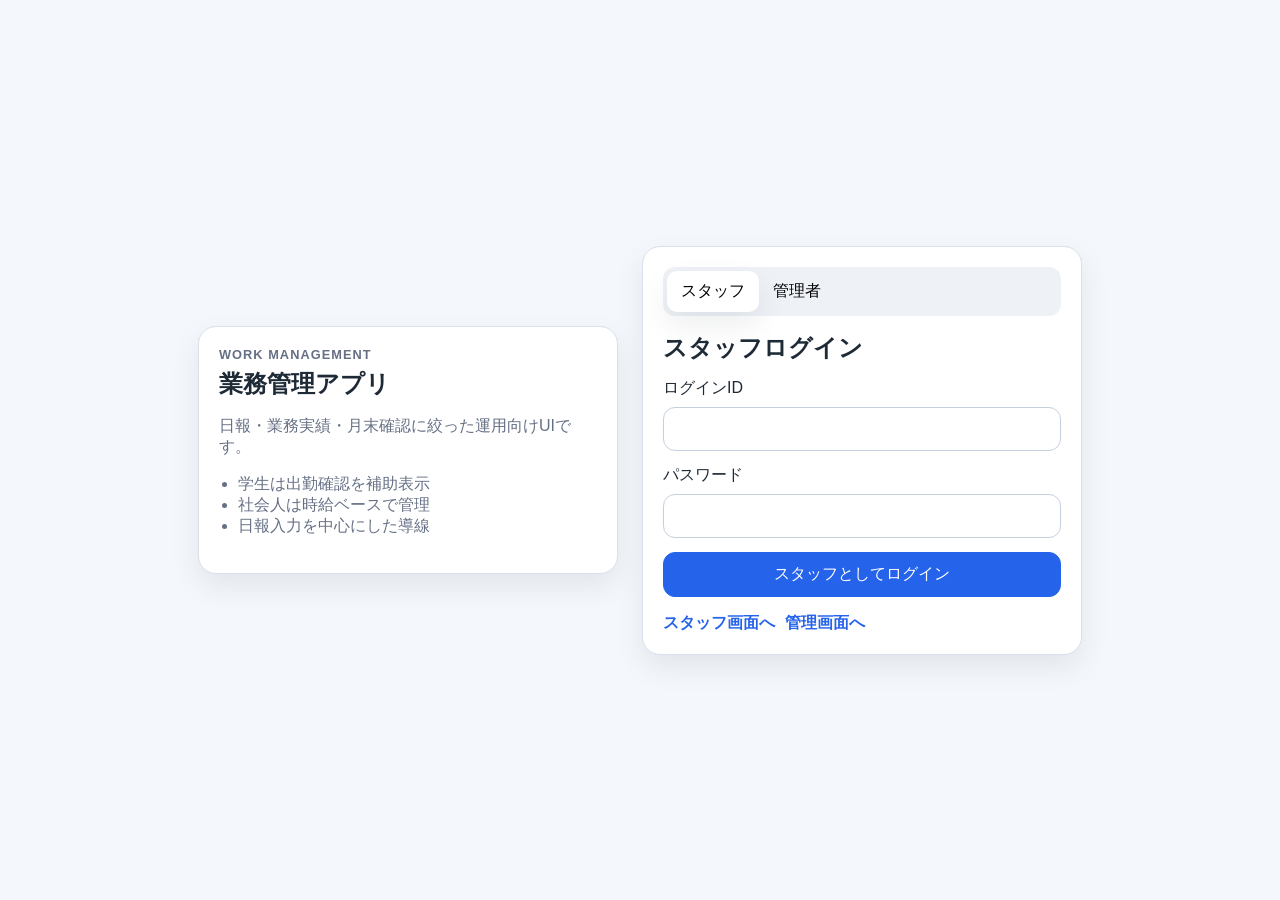
<file: index.html>
<!doctype html>
<html lang="ja">
<head>
  <meta charset="utf-8">
  <meta name="viewport" content="width=device-width, initial-scale=1">
  <title>業務管理アプリ</title>
  <link rel="stylesheet" href="./styles.css">
</head>
<body>
  <div class="app-shell auth-shell">
    <main class="auth-layout">
      <section class="brand-panel card">
        <p class="eyebrow">Work Management</p>
        <h1>業務管理アプリ</h1>
        <p class="muted">日報・業務実績・月末確認に絞った運用向けUIです。</p>
        <ul class="bullet-list">
          <li>学生は出勤確認を補助表示</li>
          <li>社会人は時給ベースで管理</li>
          <li>日報入力を中心にした導線</li>
        </ul>
      </section>

      <section class="card auth-card">
        <div class="tab-group">
          <button type="button" class="tab-btn is-active" data-auth-tab="staff">スタッフ</button>
          <button type="button" class="tab-btn" data-auth-tab="admin">管理者</button>
        </div>

        <form id="staffLoginForm" class="auth-form">
          <h2>スタッフログイン</h2>
          <label>
            <span>ログインID</span>
            <input name="id" autocomplete="username" required>
          </label>
          <label>
            <span>パスワード</span>
            <input name="pw" type="password" autocomplete="current-password" required>
          </label>
          <button class="btn primary" type="submit">スタッフとしてログイン</button>
        </form>

        <form id="adminLoginForm" class="auth-form hidden">
          <h2>管理者ログイン</h2>
          <label>
            <span>ログインID</span>
            <input name="id" autocomplete="username" required>
          </label>
          <label>
            <span>パスワード</span>
            <input name="pw" type="password" autocomplete="current-password" required>
          </label>
          <button class="btn primary" type="submit">管理者としてログイン</button>
        </form>

        <div id="loginMessage" class="inline-message hidden"></div>
        <div class="auth-links">
          <a class="link-btn" href="./staff.html">スタッフ画面へ</a>
          <a class="link-btn" href="./admin.html">管理画面へ</a>
        </div>
      </section>
    </main>
  </div>

  <script src="./config.js"></script>
  <script src="./shared.js"></script>
  <script src="./index.js"></script>
</body>
</html>
</file>
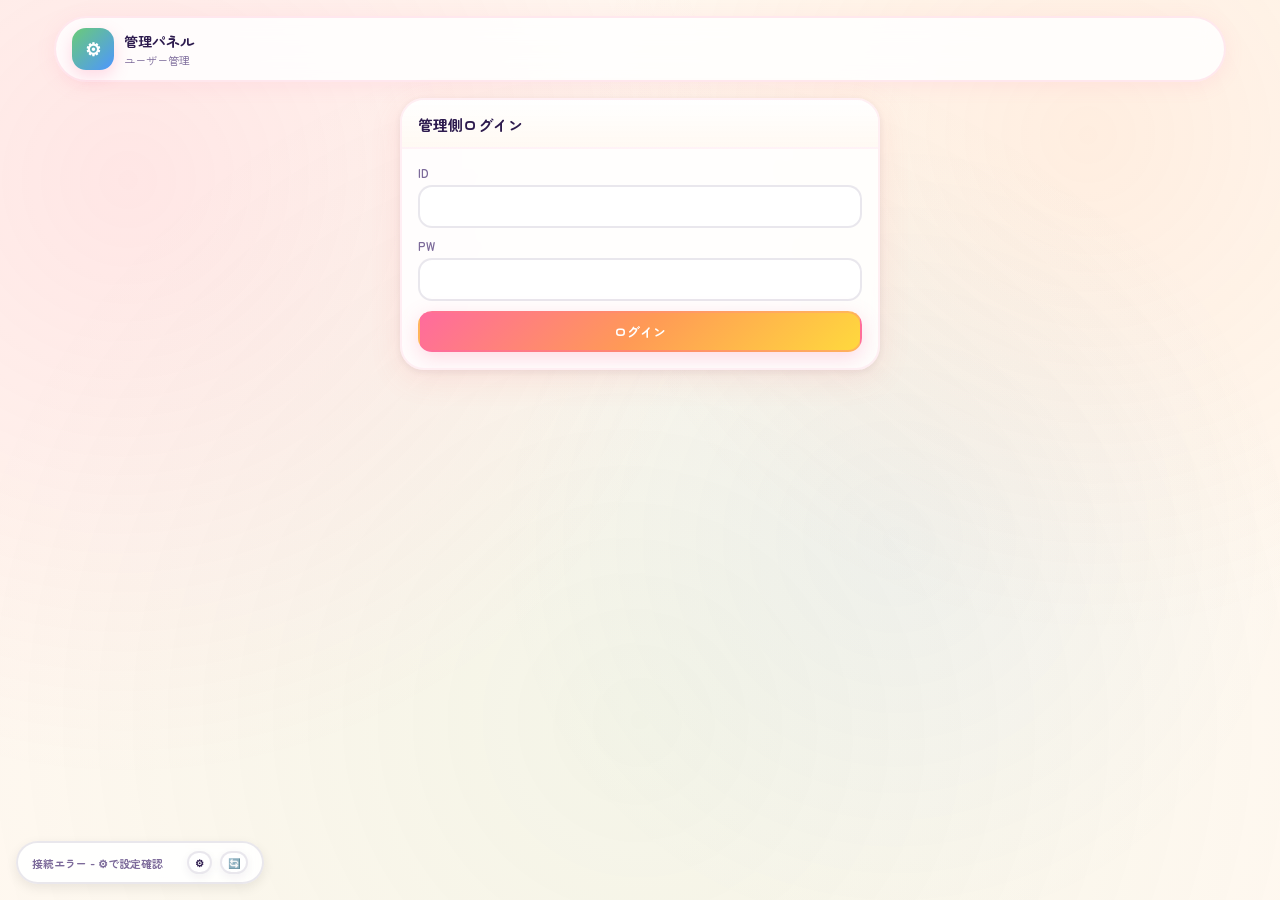
<file: admin.html>
<!doctype html>
<html lang="ja">
<head>
  <meta charset="utf-8"/>
  <meta name="viewport" content="width=device-width,initial-scale=1"/>
  <title>業務管理アプリ - 管理者</title>
  <link rel="preconnect" href="https://fonts.googleapis.com">
  <link href="https://fonts.googleapis.com/css2?family=Zen+Maru+Gothic:wght@400;700;900&family=Fredoka:wght@400;600;700&display=swap" rel="stylesheet">
  <link rel="stylesheet" href="./common.css?v=4">
  <link rel="stylesheet" href="./admin.css?v=2">
</head>
<body>
<div class="wrap">

<!-- ======= 管理側ログイン ======= -->
<section id="adminAuth" class="hidden">
  <div class="topbar"><div class="brand"><div class="logo" style="background:var(--grad2);transform:rotate(0);">⚙</div><div class="t"><h1>管理パネル</h1><p>ユーザー管理</p></div></div>
    <div class="actions"></div></div>
  <div class="authGrid"><div class="card"><div class="hd"><div><p class="title">管理側ログイン</p></div></div>
    <div class="bd"><div class="err" id="adminAuthErr">ログイン失敗</div>
      <div style="display:grid;gap:10px;"><div><label>ID</label><input id="adminLoginId" autocomplete="username"></div><div><label>PW</label><input id="adminLoginPw" type="password" autocomplete="current-password"></div>
        <button id="btnAdminLogin" class="btn primary" type="button">ログイン</button>
</div></div></div></div>
</section>

<!-- ======= 管理：業務日報管理 ======= -->
<section id="adminReportMgmt" class="hidden">
  <div class="topbar"><div class="brand"><div class="logo" style="background:var(--grad2);transform:rotate(0);">📊</div><div class="t"><h1>業務日報管理</h1><p id="armMonthInfo">---</p></div></div>
    <div class="actions"><button class="btn" id="armLogout">ログアウト</button></div></div>
  <div class="admin-tabs">
    <div class="admin-tab active" id="tabRM">📊 業務日報管理</div>
    <div class="admin-tab" id="tabSM">🌟 スタンプ管理</div>
    <div class="admin-tab" id="tabTL">📑 業務一覧</div>
    <div class="admin-tab" id="tabDD">⚙ プルダウン編集</div>
    <div class="admin-tab" id="tabMC">📋 月末チェック</div>
  </div>
  <div id="adminNotif1" class="admin-notification hidden"></div>
  <!-- Sub-tabs for サマリー / ユーザー追加 -->
  <div class="sub-tabs" id="armSubTabs">
    <div class="sub-tab active" id="armSubTabSummary">📊 サマリー</div>
    <div class="sub-tab" id="armSubTabAddUser">👤 ユーザー追加</div>
  </div>
  <div class="card hidden" id="armAddUserCard"><div class="hd"><div><p class="title">ユーザー追加</p></div></div>
    <div class="bd">
      <div class="row"><div><label>ユーザーID</label><input id="newUserId" placeholder="user02"></div><div><label>パスワード</label><input id="newUserPw" placeholder="pass02"></div></div>
      <div class="row" style="margin-top:10px;"><div><label>ユーザー名</label><input id="newUserName" placeholder="山田"></div><div><label>種別</label><select id="newUserType"><option value="学生">学生</option><option value="社会人">社会人</option></select></div></div>
      <div style="margin-top:10px;"><button id="btnAddUser" class="btn primary" style="width:100%;">追加</button></div>
    </div></div>
  <div class="card" id="armSummaryCard"><div class="hd"><div><p class="title">📊 全ユーザー業務日報サマリー</p></div>
    <div><button class="btn success small" id="armExportExcel">📥 Excel出力</button></div></div>
    <div class="bd">
      <div class="filter-bar"><div class="fg"><label>年</label><select id="armFilterYear"></select></div><div class="fg"><label>月</label><select id="armFilterMonth"></select></div><div class="fg"><label>業務形態</label><select id="armFilterType"><option value="出勤">出勤</option><option value="在宅">在宅</option><option value="全て">全て</option></select></div><div class="fg"><label>種別</label><select id="armFilterUserType"><option value="全て">全て</option><option value="社会人">社会人</option><option value="学生">学生</option></select></div></div>
      <div class="tableWrap"><table><thead><tr><th>#</th><th>ID</th><th>名前</th><th>種別</th><th>勤務</th><th>回数</th><th>給与</th><th>校正/ｲﾝｾﾝﾃｨﾌﾞ</th><th>ｽﾀﾝﾌﾟ</th><th>合計</th><th>交通費</th><th>操作</th></tr></thead><tbody id="armTbody"></tbody></table></div>
      <div class="sub" style="margin-top:8px;" id="armMeta"></div>
    </div></div>
</section>

<!-- ======= 管理：業務日報詳細 ======= -->
<section id="adminReportDetail" class="hidden">
  <div class="topbar"><div class="brand"><div class="logo" style="background:linear-gradient(135deg,#ffd93d,#ff9a56);transform:rotate(0);">📋</div><div class="t"><h1>業務日報詳細</h1><p><span id="ardUserName">---</span>（<span id="ardUserId">---</span>）</p></div></div>
    <div class="actions"><button class="btn success" id="ardExport">📥 エクスポート</button><button class="btn" id="ardBack">戻る</button></div></div>
  <div class="card"><div class="hd"><div><p class="title">📋 業務日報一覧</p><p class="sub">ダブルクリックで編集（勤務・給与は自動）</p></div>
    <div style="display:flex;gap:8px;align-items:center;flex-wrap:wrap;"><div class="summary-chip" style="border-color:rgba(255,215,61,.3);background:linear-gradient(135deg,rgba(255,215,61,.12),rgba(255,154,86,.08));"><div><div class="sk" id="ardProofLabel">校正ｲﾝｾﾝﾃｨﾌﾞ合計</div><div class="sv" id="ardProofTotal">0円</div></div></div></div></div>
    <div class="bd">
      <div class="filter-bar"><div class="fg"><label>年</label><select id="ardFilterYear"></select></div><div class="fg"><label>月</label><select id="ardFilterMonth"></select></div><div class="fg"><label>形態</label><select id="ardFilterType"><option value="出勤">出勤</option><option value="在宅">在宅</option><option value="全て">全て</option></select></div></div>
      <div class="summary-bar" id="ardSummaryBar"></div>
      <div class="tableWrap"><table class="report-table"><thead id="ardThead"></thead><tbody id="ardTbody"></tbody></table></div>
    </div></div>
</section>

<!-- ======= 管理：業務一覧 ======= -->
<section id="adminTaskList" class="hidden">
  <div class="topbar"><div class="brand"><div class="logo" style="background:var(--grad2);transform:rotate(0);">📑</div><div class="t"><h1>業務一覧管理</h1><p>全スタッフの業務</p></div></div>
    <div class="actions"><button class="btn" id="atlLogout">ログアウト</button></div></div>
  <div class="admin-tabs">
    <div class="admin-tab" id="tabRM3">📊 業務日報管理</div>
    <div class="admin-tab" id="tabSM3">🌟 スタンプ管理</div>
    <div class="admin-tab active" id="tabTL3">📑 業務一覧</div>
    <div class="admin-tab" id="tabDD3">⚙ プルダウン編集</div>
    <div class="admin-tab" id="tabMC3">📋 月末チェック</div>
  </div>
  <div id="adminNotif3" class="admin-notification hidden"></div>
  <div class="card"><div class="hd"><div><p class="title">📊 稼働状況</p></div></div><div class="bd" id="atlWorkloadArea"></div></div>
  <div class="card"><div class="hd"><div><p class="title">📑 業務一覧</p><p class="sub">ダブルクリックで編集・削除可能</p></div>
    <div><button class="btn primary small" id="atlAddTask">＋ 新規業務追加</button></div></div>
    <div class="bd">
      <div class="sub-tabs" id="atlSubTabs"></div>
      <div class="filter-bar">
        <div class="fg"><label>日付種類</label><select id="atlDateType"><option value="requestDate">依頼日</option><option value="deadline">期限日</option><option value="completionDate">完了日</option></select></div>
        <div class="fg"><label>年</label><select id="atlYear"></select></div>
        <div class="fg"><label>月</label><select id="atlMonth"></select></div>
        <div class="fg"><label>担当社員</label><select id="atlEmployee"></select></div>
        <div class="fg"><label>担当ｽﾀｯﾌ</label><select id="atlStaff"></select></div>
        <div class="fg"><label>状況</label><select id="atlStatus"><option value="全て">全て</option><option value="依頼前">依頼前</option><option value="依頼中">依頼中</option><option value="期限超過">期限超過</option><option value="完了">完了</option><option value="キャンセル">キャンセル</option></select></div>
      </div>
      <div class="tableWrap"><table><thead id="atlThead"></thead><tbody id="atlTbody"></tbody></table></div>
    </div></div>
</section>

<!-- ======= 管理：プルダウン編集 ======= -->
<section id="adminDropdownEdit" class="hidden">
  <div class="topbar"><div class="brand"><div class="logo" style="background:var(--grad2);transform:rotate(0);">⚙</div><div class="t"><h1>プルダウン編集</h1><p>業務種類・担当社員の管理</p></div></div>
    <div class="actions"><button class="btn" id="ddeLogout">ログアウト</button></div></div>
  <div class="admin-tabs">
    <div class="admin-tab" id="tabRM4">📊 業務日報管理</div>
    <div class="admin-tab" id="tabSM4">🌟 スタンプ管理</div>
    <div class="admin-tab" id="tabTL4">📑 業務一覧</div>
    <div class="admin-tab active" id="tabDD4">⚙ プルダウン編集</div>
    <div class="admin-tab" id="tabMC4">📋 月末チェック</div>
  </div>
  <div id="adminNotif4" class="admin-notification hidden"></div>
  <div class="grid">
    <div class="card"><div class="hd"><div><p class="title">業務種類</p><p class="sub">業務種類名と単価（円）</p></div></div>
      <div class="bd"><div id="ddTaskTypeList"></div>
        <div class="row3" style="margin-top:10px;"><div><input id="ddNewTaskType" placeholder="新しい業務種類"></div><div><input id="ddNewTaskPrice" type="text" inputmode="numeric" placeholder="単価（円）"></div><div><button class="btn primary" id="ddAddTaskType" style="width:100%;">追加</button></div></div></div></div>
    <div class="card"><div class="hd"><div><p class="title">担当社員</p></div></div>
      <div class="bd"><div id="ddEmployeeList"></div>
        <div class="row" style="margin-top:10px;"><div><input id="ddNewEmployee" placeholder="新しい担当社員名"></div><div><button class="btn primary" id="ddAddEmployee" style="width:100%;">追加</button></div></div></div></div>
  </div>
  <div class="card"><div class="hd"><div><p class="title">スタッフ一覧</p><p class="sub">ID・PW・スタッフ名・種別・時給の編集・削除</p></div></div>
    <div class="bd"><div id="ddStaffList"></div></div></div>
  <div class="card"><div class="hd"><div><p class="title">🔐 管理者アカウント</p><p class="sub">管理画面のログインID・パスワードの変更</p></div></div>
    <div class="bd">
      <div class="row"><div class="form-group"><label>管理者ID</label><input id="adminCredId" placeholder="管理者ID"></div>
        <div class="form-group">
    <label>旧パスワード（現在）</label>
    <input id="adminCredOldPw" type="password" placeholder="旧パスワード">
  </div>

  <div class="form-group">
    <label>新パスワード</label>
    <input id="adminCredPw" type="password" placeholder="新パスワード">
  </div>
</div></div>
      <button class="btn primary" id="adminCredSave" style="width:100%;margin-top:10px;">変更を保存 ✅</button>
    </div></div>
</section>

<!-- ======= 管理：スタンプカード ======= -->
<section id="adminHome" class="hidden">
  <div class="topbar"><div class="brand"><div class="logo" style="background:var(--grad2);transform:rotate(0);">⚙</div><div class="t"><h1>管理TOP</h1><p id="adminMonthInfo">---</p></div></div>
    <div class="actions"><button class="btn" id="adminLogout">ログアウト</button><button class="btn" id="btnExport">エクスポート</button><button class="btn danger" id="btnResetAll">全初期化</button></div></div>
  <div class="admin-tabs">
    <div class="admin-tab" id="tabRM2">📊 業務日報管理</div>
    <div class="admin-tab active" id="tabSM2">🌟 スタンプ管理</div>
    <div class="admin-tab" id="tabTL2">📑 業務一覧</div>
    <div class="admin-tab" id="tabDD2">⚙ プルダウン編集</div>
    <div class="admin-tab" id="tabMC2">📋 月末チェック</div>
  </div>
  <div id="adminNotif2" class="admin-notification hidden"></div>
  <div class="card" style="margin-bottom:12px;border:2px solid rgba(255,154,86,.25);background:linear-gradient(135deg,rgba(255,248,240,.95),rgba(255,255,255,.9));">
<div class="bd" style="text-align:center;padding:16px;">
<div style="font-family:var(--font-display);font-size:13px;color:var(--muted);margin-bottom:4px;">📝 今日の合言葉（学生の出勤補助）</div>
<div id="adminTodayPassword" style="font-size:28px;font-weight:900;font-family:var(--font-display);color:var(--orange);letter-spacing:4px;">---</div>
</div></div>
<div class="card"><div class="hd"><div><p class="title">ユーザー一覧</p></div></div>
    <div class="bd"><div class="tableWrap"><table><thead><tr><th>#</th><th>ID</th><th>名前</th><th>種別</th><th>今週</th><th>月間</th><th>累計</th><th>ランク</th><th>単価</th><th>ｲﾝｾﾝﾃｨﾌﾞ</th><th>申請</th><th>編集</th></tr></thead><tbody id="adminTbody"></tbody></table></div>
      <div class="sub" style="margin-top:8px;" id="adminMeta"></div></div></div>
  <div class="card"><div class="hd"><div><p class="title">📢 お知らせ管理</p><p class="sub">スタッフ画面に表示される簡易お知らせです</p></div></div>
    <div class="bd">
      <div class="notice-form-grid">
        <div class="form-group"><label>タイトル</label><input id="adminNoticeTitle" placeholder="例：今週の日報締切"></div>
        <div class="form-group"><label>対象</label><select id="adminNoticeTarget"><option value="全員">全員</option><option value="学生">学生のみ</option><option value="社会人">社会人のみ</option></select></div>
        <div class="form-group"><label>掲載開始</label><input id="adminNoticeStart" type="date"></div>
        <div class="form-group"><label>掲載終了</label><input id="adminNoticeEnd" type="date"></div>
      </div>
      <div class="form-group" style="margin-top:10px;"><label>本文</label><textarea id="adminNoticeBody" placeholder="お知らせ内容を入力"></textarea></div>
      <div style="display:flex;gap:8px;flex-wrap:wrap;margin-top:10px;"><button class="btn primary" id="btnSaveAdminNotice">お知らせを追加</button><button class="btn ghost" id="btnClearAdminNotice">入力をクリア</button></div>
      <div style="margin-top:14px;" id="adminNoticeList" class="notice-board"></div>
    </div></div>
</section>

<!-- ======= 管理：ユーザー編集 ======= -->
<section id="adminEdit" class="hidden">
  <div class="topbar"><div class="brand"><div class="logo" style="background:linear-gradient(135deg,#ffd93d,#ff9a56);transform:rotate(0);">✏</div><div class="t"><h1>ユーザー編集</h1><p><span id="editUserName">---</span>（<span id="editUserId">---</span>）</p></div></div>
    <div class="actions"><button class="btn" id="backToAdminHome">管理TOPへ</button><button class="btn danger" id="resetThisUser">初期化</button></div></div>
  <div class="grid">
    <div class="card"><div class="hd"><div><p class="title">編集パネル</p></div><span class="tag">ADMIN</span></div>
      <div class="bd">
        <div class="form-section"><div class="form-title">ユーザー情報</div>
          <div class="row" style="margin-bottom:10px;"><div class="form-group"><label>ID</label><input id="editUid"></div><div class="form-group"><label>名前</label><input id="editUname"></div></div>
          <div class="row" style="margin-bottom:10px;"><div class="form-group"><label>PW</label><input id="editUpw" type="text"></div><div class="form-group"><label>種別</label><select id="editUserType"><option value="学生">学生</option><option value="社会人">社会人</option></select></div></div>
          <button id="btnSaveUserInfo" class="btn success" style="width:100%;">情報を保存</button></div>
        <div class="statgrid" style="margin-top:12px;">
          <div class="stat"><div class="k">累計</div><div class="v"><span id="eTotal">0</span><span class="u">pt</span></div></div>
          <div class="stat"><div class="k">今月</div><div class="v"><span id="eMonth">0</span><span class="u">回</span></div></div>
          <div class="stat"><div class="k">今週</div><div class="v"><span id="eWeek">0</span><span class="u">回</span></div></div>
          <div class="stat"><div class="k">表示月</div><div class="v" style="font-size:14px;"><span id="eMonthKey">----</span></div></div></div>
        <div id="incentiveDisplay" style="margin-top:12px;"></div>
        <div class="help"><b>ランク</b>：R1(~50)300円/R2(~150)400円/R3(~300)500円/R4(~500)600円/R5(~800)700円/R6(801~)800円<br><b>ｲﾝｾﾝﾃｨﾌﾞ</b>：25回=5000円/50回=+回数×100円/201以降50毎=40000円<br><b>緊急</b>=3pt</div>
      </div></div>
    <div class="card"><div class="bd">
      <div class="calTop"><div><div class="monthLabel" id="editMonthLabel">----</div><div class="sub">1回目=通常/2回目=緊急(赤)/3回目=解除</div></div>
        <div class="calNav"><button id="ePrev" class="btn small">◀</button><button id="eThis" class="btn primary small">今月</button><button id="eNext" class="btn small">▶</button></div></div>
      <div class="calGrid" id="editCal"></div>
      <div class="stamp-legend" style="margin-top:10px;"><div class="stamp-legend-item"><div class="dot normal" style="width:16px;height:16px;border-radius:6px;background:var(--grad1);"></div><span>通常(1pt)</span></div><div class="stamp-legend-item"><div class="dot emg" style="width:16px;height:16px;border-radius:6px;background:linear-gradient(135deg,#ff4757,#c0392b);"></div><span>緊急(3pt)</span></div></div>
    </div></div>
  </div>
</section>

<!-- ======= 管理：月末チェック ======= -->
<section id="adminMonthCheck" class="hidden">
  <div class="topbar"><div class="brand"><div class="logo" style="background:var(--grad2);transform:rotate(0);">📋</div><div class="t"><h1>月末チェック</h1><p>業務日報と業務一覧の照合</p></div></div>
    <div class="actions"><button class="btn" id="mcLogout">ログアウト</button></div></div>
  <div class="admin-tabs">
    <div class="admin-tab" id="tabRM5">📊 業務日報管理</div>
    <div class="admin-tab" id="tabSM5">🌟 スタンプ管理</div>
    <div class="admin-tab" id="tabTL5">📑 業務一覧</div>
    <div class="admin-tab" id="tabDD5">⚙ プルダウン編集</div>
    <div class="admin-tab active" id="tabMC5">📋 月末チェック</div>
  </div>
  <div id="adminNotif5" class="admin-notification hidden"></div>
  <div class="card"><div class="hd"><div><p class="title">📋 月末チェック一覧</p><p class="sub">在宅業務の日報と業務管理の工数照合</p></div></div>
    <div class="bd">
      <div class="filter-bar"><div class="fg"><label>年</label><select id="mcYear"></select></div><div class="fg"><label>月</label><select id="mcMonth"></select></div></div>
      <div class="tableWrap"><table><thead id="mcThead"></thead><tbody id="mcTbody"></tbody></table></div>
      <div id="mcConfirmArea" style="margin-top:12px;"></div>
    </div></div>
  <div class="card hidden" id="mcDetailCard"><div class="hd"><div><p class="title" id="mcDetailTitle">詳細</p></div>
    <div><button class="btn small" id="mcDetailClose">閉じる</button></div></div>
    <div class="bd"><div class="tableWrap"><table><thead id="mcDetailThead"></thead><tbody id="mcDetailTbody"></tbody></table></div></div></div>
</section>
</div>

<!-- Overlays -->
<div class="overlay" id="overlay" style="display:none;"><div class="modal"><div class="mh"><div><h3 id="mTitle">---</h3><div class="sub" id="mSub">---</div></div><button id="mClose" class="btn small">閉じる</button></div>
  <div class="mb"><p id="mBody">---</p><div class="celebrate"><p class="big" id="mBig">🎉</p><div class="small" id="mSmall">---</div></div></div></div></div>

<div class="overlay" id="fileOverlay" style="display:none;">
  <div class="modal" style="max-width:400px;">
    <div class="mh"><div><h3>📎 ファイル提出</h3><p class="sub">複数ファイルを添付できます</p></div><button class="btn small" id="fileOverlayClose">閉じる</button></div>
    <div class="mb">
      <div class="drop-zone" id="dropZone"><div class="dz-icon">📂</div><div class="dz-text">ファイルをドラッグ＆ドロップ</div><div class="dz-file" id="dzFileName"></div>
        <input type="file" id="fileInput" multiple style="display:none;"></div>
      <div class="file-list" id="fileList"></div>
      <button class="btn success" id="fileSubmitBtn" style="width:100%;margin-top:12px;" disabled>完了 ✅</button>
      <button class="btn primary" id="fileSubmitDirectBtn" type="button" style="width:100%;margin-top:10px;">提出（ファイルなしでも完了）</button>
    </div>
  </div>
</div>

<div class="overlay" id="taskAddOverlay" style="display:none;">
  <div class="modal" style="max-width:600px;">
    <div class="mh"><div><h3 id="taskAddTitle">📑 新規業務追加</h3></div><button class="btn small" id="taskAddClose">閉じる</button></div>
    <div class="mb" style="max-height:70vh;overflow-y:auto;">
      <div class="row" style="margin-bottom:10px;"><div class="form-group"><label>業務形態</label><select id="taWorkType"><option value="出勤">出勤</option><option value="在宅">在宅</option></select></div><div class="form-group"><label>状況</label><select id="taStatus"><option>依頼前</option><option>依頼中</option><option>期限超過</option><option>完了</option><option>キャンセル</option></select></div></div>
      <div class="row" style="margin-bottom:10px;"><div class="form-group"><label>依頼日</label><input type="date" id="taRequestDate"></div><div class="form-group"><label>期限日</label><input type="date" id="taDeadline"></div></div>
      <div class="row" style="margin-bottom:10px;"><div class="form-group"><label>完了日</label><input type="date" id="taCompletionDate"></div><div class="form-group"><label>工数</label><input type="number" id="taManHours" min="0" value="1"></div></div>
      <div class="form-group"><label>テキストコード</label><div id="taTextCodesArea"></div></div>
      <div class="row" style="margin-bottom:10px;"><div class="form-group"><label>業務種類</label><select id="taTaskType"></select></div><div class="form-group"><label>担当社員</label><select id="taEmployee"></select></div></div>
      <div class="form-group"><label>担当スタッフ</label><select id="taStaff"></select></div>
      <div class="form-group"><label>内容</label><textarea id="taContent" placeholder="内容を記入"></textarea></div>
      <div class="form-group"><label>備考</label><textarea id="taNote" placeholder="備考を記入" style="min-height:50px;"></textarea></div>
      <button class="btn primary" id="taskAddSave" style="width:100%;margin-top:10px;">保存 ✅</button>
    </div>
  </div>
</div>

<div class="dd-edit-overlay" id="ddEditOverlay" style="display:none;">
  <div class="dd-edit-modal">
    <div class="mh"><div><h3 id="ddEditTitle">業務種類を編集</h3></div><button class="btn small" id="ddEditClose">閉じる</button></div>
    <div class="mb" style="display:grid;gap:10px;">
      <div><label>業務種類名</label><input id="ddEditName" placeholder="業務種類名"></div>
      <div><label>単価（円）</label><input id="ddEditPrice" type="text" inputmode="numeric" placeholder="例：500"></div>
      <button class="btn primary" id="ddEditSave" style="width:100%;">保存 ✅</button>
    </div>
  </div>
</div>

<!-- Staff Edit Overlay -->
<div class="dd-edit-overlay" id="staffEditOverlay" style="display:none;">
  <div class="dd-edit-modal" style="max-width:450px;">
    <div class="mh"><div><h3>👤 スタッフ情報編集</h3></div><button class="btn small" id="staffEditClose">閉じる</button></div>
    <div class="mb" style="display:grid;gap:10px;">
      <div class="row"><div><label>ログインID</label><input id="seId" placeholder="ログインID"></div><div><label>パスワード</label><input id="sePw" type="text" placeholder="パスワード"></div></div>
      <div class="row"><div><label>スタッフ名</label><input id="seName" placeholder="スタッフ名"></div><div><label>種別</label><select id="seType"><option value="学生">学生</option><option value="社会人">社会人</option></select></div></div>
      <div><label>時給（円）</label><input id="seRate" type="text" inputmode="numeric" placeholder="例：1300"></div>
      <button class="btn primary" id="staffEditSave" style="width:100%;">保存 ✅</button>
    </div>
  </div>
</div>

<script src="./config.js?v=3"></script>
<script src="./common.js?v=4"></script>
<script src="./admin.js?v=2"></script>

</div>

<!-- API Setup Overlay -->
<div class="overlay" id="apiSetupOverlay" style="display:none;">
  <div class="modal" style="max-width:450px;">
    <div class="mh"><div><h3>⚙ API接続設定</h3><p class="sub">Google Apps Script Web App URL</p></div><button class="btn small" id="apiSetupClose">閉じる</button></div>
    <div class="mb" style="text-align:left;">
      <div style="margin-bottom:10px;"><label>API URL</label><input id="apiUrlInput" placeholder="https://script.google.com/macros/s/.../exec"></div>
      <div id="apiSetupStatus" style="font-size:12px;margin-bottom:10px;">未設定</div>
      <div style="display:flex;gap:8px;"><button class="btn primary" id="apiSetupSave" style="flex:1;">接続テスト＆保存</button><button class="btn danger" id="apiSetupClear">切断</button></div>
    </div>
  </div>
</div>

<div class="sync-badge" id="syncBar">
  <span class="sync-dot loading" id="syncDot"></span>
  <span id="syncMsg">接続中...</span>
  <span id="syncTime" style="font-size:10px;color:var(--muted);margin-left:4px;"></span>
  <button class="btn small ghost" id="syncSetup" style="font-size:10px;padding:2px 6px;margin-left:4px;">⚙</button>
  <button class="btn small ghost" id="syncManual" style="font-size:10px;padding:2px 6px;">🔄</button>
</div>

</body>
</html>
</file>
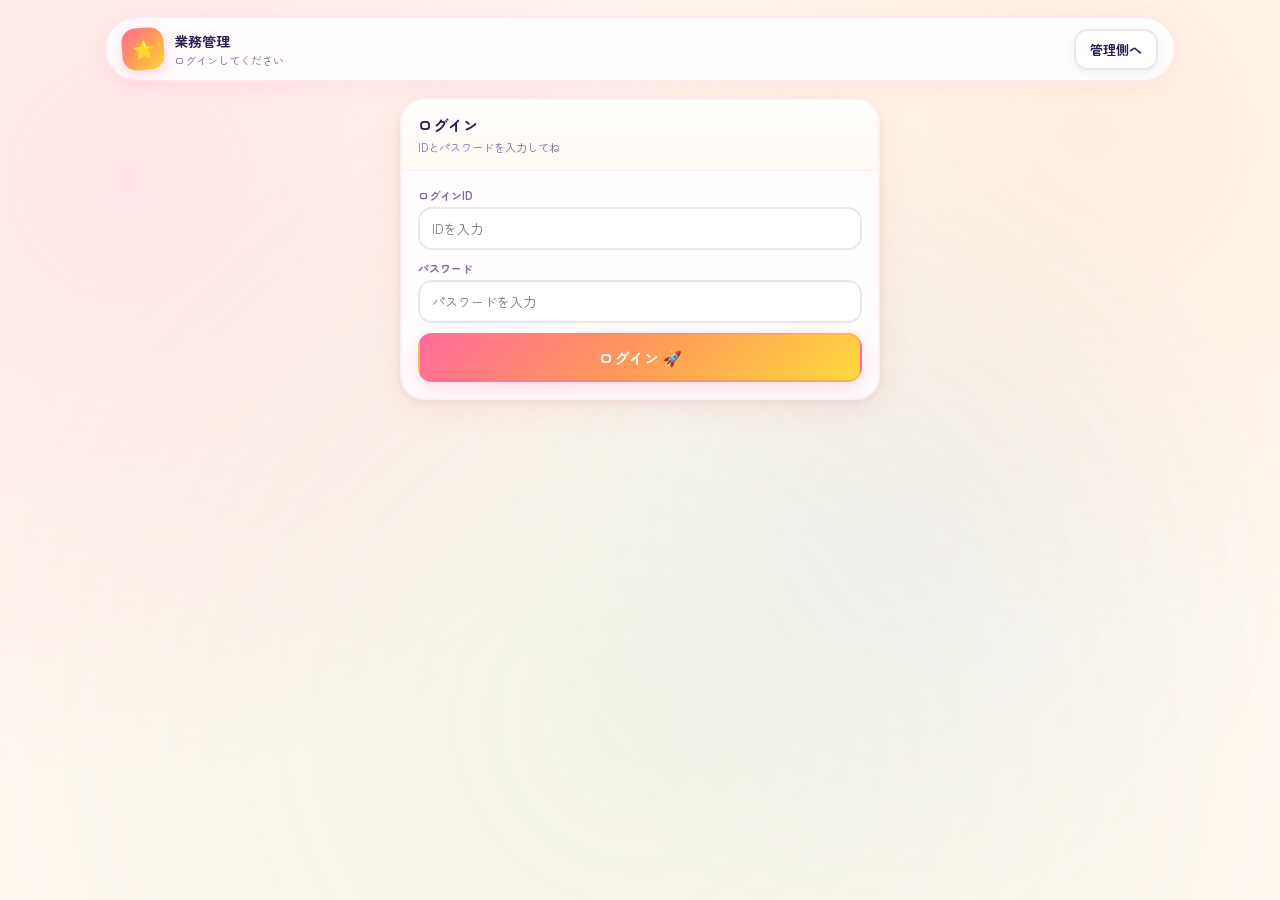
<file: index.html.html>
<!doctype html>
<html lang="ja">
<head>
  <meta charset="utf-8"/>
  <meta name="viewport" content="width=device-width,initial-scale=1"/>
  <title>出勤スタンプカード</title>
  <link rel="preconnect" href="https://fonts.googleapis.com">
  <link href="https://fonts.googleapis.com/css2?family=Zen+Maru+Gothic:wght@400;700;900&family=Fredoka:wght@400;600;700&display=swap" rel="stylesheet">
  <style>
:root{
  --bg:#fff8f0;--panel:#fff;--text:#2d1b4e;--muted:#7c6a9a;
  --line:rgba(45,27,78,.10);--shadow:0 8px 32px rgba(255,107,107,.12),0 2px 8px rgba(45,27,78,.08);
  --pink:#ff6b9d;--orange:#ff9a56;--yellow:#ffd93d;--mint:#6bcb77;--blue:#4d96ff;--purple:#9b59b6;--red:#ff4757;
  --grad1:linear-gradient(135deg,#ff6b9d,#ff9a56,#ffd93d);
  --grad2:linear-gradient(135deg,#6bcb77,#4d96ff);
  --grad3:linear-gradient(135deg,#9b59b6,#4d96ff);
  --r:16px;--r2:24px;
  --font-display:'Fredoka','Zen Maru Gothic',sans-serif;
  --font-body:'Zen Maru Gothic',sans-serif;
}
*{box-sizing:border-box;margin:0;padding:0;}
html,body{height:100%;}
body{font-family:var(--font-body);color:var(--text);background:var(--bg);overflow-x:hidden;}
body::before{content:'';position:fixed;inset:0;pointer-events:none;z-index:0;
  background:radial-gradient(600px circle at 10% 20%,rgba(255,107,157,.12),transparent),
  radial-gradient(500px circle at 85% 15%,rgba(255,154,86,.10),transparent),
  radial-gradient(700px circle at 50% 80%,rgba(107,203,119,.08),transparent),
  radial-gradient(400px circle at 70% 60%,rgba(77,150,255,.06),transparent);}
.wrap{max-width:1100px;margin:0 auto;padding:16px 14px 60px;position:relative;z-index:1;}
.hidden{display:none !important;}
a{color:inherit;}

.topbar{display:flex;align-items:center;justify-content:space-between;gap:10px;
  padding:10px 16px;border-radius:999px;background:rgba(255,255,255,.85);
  border:2px solid rgba(255,107,157,.15);box-shadow:0 4px 20px rgba(255,107,157,.10);
  backdrop-filter:blur(12px);margin-bottom:16px;}
.brand{display:flex;align-items:center;gap:10px;}
.logo{width:42px;height:42px;border-radius:14px;display:grid;place-items:center;
  background:var(--grad1);color:#fff;font-weight:900;font-size:18px;
  font-family:var(--font-display);box-shadow:0 6px 16px rgba(255,107,157,.25);transform:rotate(-4deg);}
.brand .t{display:flex;flex-direction:column;gap:1px;}
.brand h1{font-size:14px;font-family:var(--font-display);font-weight:700;}
.brand p{font-size:11px;color:var(--muted);}
.actions{display:flex;gap:8px;align-items:center;flex-wrap:wrap;justify-content:flex-end;}

.btn{border:2px solid var(--line);background:rgba(255,255,255,.9);color:var(--text);
  padding:9px 14px;border-radius:14px;cursor:pointer;font-weight:700;font-size:13px;
  font-family:var(--font-body);transition:.15s transform,.15s box-shadow;
  box-shadow:0 3px 10px rgba(45,27,78,.06);}
.btn:hover{transform:translateY(-2px);box-shadow:0 6px 18px rgba(45,27,78,.12);}
.btn:active{transform:translateY(0);}
.btn.primary{border-color:rgba(255,107,157,.3);background:var(--grad1);color:#fff;box-shadow:0 6px 20px rgba(255,107,157,.25);}
.btn.success{border-color:rgba(107,203,119,.3);background:var(--grad2);color:#fff;box-shadow:0 6px 20px rgba(107,203,119,.2);}
.btn.danger{border-color:rgba(255,71,87,.25);background:linear-gradient(135deg,#ff4757,#ff6b9d);color:#fff;}
.btn.ghost{background:rgba(255,255,255,.6);border-color:var(--line);}
.btn.small{padding:7px 10px;border-radius:12px;font-size:11px;}
.btn:disabled{opacity:.55;cursor:not-allowed;transform:none !important;}
.chip{display:inline-flex;align-items:center;gap:6px;padding:6px 10px;border:2px solid var(--line);
  background:rgba(255,255,255,.7);border-radius:999px;color:var(--muted);font-size:11px;font-weight:700;}

.card{background:rgba(255,255,255,.88);border:2px solid rgba(255,107,157,.10);border-radius:var(--r2);
  box-shadow:var(--shadow);overflow:hidden;backdrop-filter:blur(8px);}
.hd{padding:14px 16px 12px;display:flex;justify-content:space-between;align-items:flex-start;gap:12px;
  border-bottom:2px solid rgba(255,107,157,.08);background:linear-gradient(180deg,rgba(255,255,255,.95),rgba(255,248,240,.8));}
.title{font-size:15px;font-family:var(--font-display);font-weight:700;}
.sub{margin:4px 0 0;font-size:11px;color:var(--muted);line-height:1.6;}
.bd{padding:16px;}

.grid{display:grid;grid-template-columns:380px 1fr;gap:14px;}
@media(max-width:980px){.grid{grid-template-columns:1fr;}}

.authGrid{display:grid;grid-template-columns:1fr;gap:14px;align-items:start;max-width:480px;margin:0 auto;}

label{font-size:11px;font-weight:700;color:var(--muted);display:block;margin-bottom:4px;}
input,select,textarea{width:100%;padding:10px 12px;border-radius:14px;border:2px solid rgba(45,27,78,.10);
  background:rgba(255,255,255,.95);color:var(--text);font-family:var(--font-body);font-size:13px;outline:none;}
input:focus,select:focus,textarea:focus{border-color:rgba(255,107,157,.4);box-shadow:0 0 0 4px rgba(255,107,157,.12);}
textarea{resize:vertical;min-height:80px;}
.row{display:grid;grid-template-columns:1fr 1fr;gap:10px;}
@media(max-width:560px){.row{grid-template-columns:1fr;}}
.err{display:none;padding:10px 12px;border-radius:14px;border:2px solid rgba(255,71,87,.25);
  background:rgba(255,71,87,.08);color:#7f1d1d;font-weight:700;font-size:12px;margin-bottom:10px;}

.statgrid{display:grid;grid-template-columns:1fr 1fr;gap:10px;}
.stat{padding:12px;border-radius:18px;border:2px solid rgba(255,107,157,.10);
  background:linear-gradient(135deg,rgba(255,248,240,.9),rgba(255,255,255,.8));position:relative;overflow:hidden;}
.stat::after{content:'';position:absolute;top:-20px;right:-20px;width:60px;height:60px;border-radius:50%;background:rgba(255,107,157,.08);}
.stat .k{font-size:11px;color:var(--muted);font-weight:700;}
.stat .v{margin-top:4px;font-size:24px;font-weight:900;font-family:var(--font-display);}
.stat .u{font-size:11px;font-weight:700;margin-left:4px;color:var(--muted);}

.rank-badge{display:inline-flex;align-items:center;gap:6px;padding:6px 14px;border-radius:999px;
  font-weight:900;font-size:13px;font-family:var(--font-display);color:#fff;box-shadow:0 4px 14px rgba(0,0,0,.12);}
.rank-1{background:linear-gradient(135deg,#b0bec5,#90a4ae);}
.rank-2{background:linear-gradient(135deg,#ff9a56,#ffb347);}
.rank-3{background:linear-gradient(135deg,#ffd93d,#ffe066);color:#5d4e00;}
.rank-4{background:linear-gradient(135deg,#6bcb77,#85e089);}
.rank-5{background:linear-gradient(135deg,#4d96ff,#6babff);}
.rank-6{background:linear-gradient(135deg,#9b59b6,#c084fc);}

.progress-wrap{margin-top:12px;}
.progress-label{font-size:11px;color:var(--muted);font-weight:700;margin-bottom:6px;display:flex;justify-content:space-between;}
.progress-bar{height:14px;border-radius:999px;background:rgba(45,27,78,.06);border:2px solid rgba(45,27,78,.05);overflow:hidden;}
.progress-fill{height:100%;border-radius:999px;background:var(--grad1);transition:width .6s cubic-bezier(.4,0,.2,1);position:relative;}
.progress-fill::after{content:'';position:absolute;inset:0;background:linear-gradient(90deg,transparent,rgba(255,255,255,.3),transparent);animation:shimmer 2s infinite;}
@keyframes shimmer{0%{transform:translateX(-100%)}100%{transform:translateX(100%)}}

.calTop{display:flex;align-items:center;justify-content:space-between;gap:10px;margin-bottom:12px;flex-wrap:wrap;}
.monthLabel{font-size:16px;font-weight:900;font-family:var(--font-display);}
.calNav{display:flex;gap:6px;flex-wrap:wrap;justify-content:flex-end;}
.calGrid{display:grid;grid-template-columns:repeat(7,1fr);gap:6px;}
.dow{font-size:10px;font-weight:900;text-align:center;padding:6px 0;border-radius:10px;
  border:2px solid rgba(255,107,157,.08);background:rgba(255,248,240,.8);color:var(--muted);}
.day{min-height:76px;border-radius:16px;border:2px solid rgba(45,27,78,.08);background:rgba(255,255,255,.75);
  padding:8px 8px 6px;position:relative;overflow:hidden;user-select:none;transition:.15s border-color,.15s background;}
.day.muted{opacity:.45;background:rgba(255,255,255,.45);}
.day.clickable{cursor:pointer;}
.day.clickable:hover{border-color:rgba(255,107,157,.3);background:rgba(255,107,157,.05);}
.day .n{display:flex;align-items:center;justify-content:space-between;font-weight:900;font-size:11px;margin-bottom:4px;font-family:var(--font-display);}
.badgeToday{font-size:8px;font-weight:900;padding:2px 6px;border-radius:999px;
  background:linear-gradient(135deg,#ffd93d,#ff9a56);border:1px solid rgba(255,154,86,.3);color:#5d2e00;}
.dayMeta{font-size:10px;color:var(--muted);}
.stamp{width:36px;height:36px;border-radius:12px;display:grid;place-items:center;
  position:absolute;right:5px;bottom:5px;background:rgba(45,27,78,.05);
  border:2px dashed rgba(45,27,78,.15);color:rgba(45,27,78,.3);font-size:10px;font-weight:900;transform:rotate(-6deg);}
.stamp.on{background:var(--grad1);border:2px solid rgba(255,107,157,.2);color:#fff;font-size:13px;
  box-shadow:0 4px 14px rgba(255,107,157,.25);animation:stampPop .3s ease;}
.stamp.emergency{background:linear-gradient(135deg,#ff4757,#c0392b);border:2px solid rgba(255,71,87,.3);color:#fff;font-size:13px;
  box-shadow:0 4px 14px rgba(255,71,87,.35);animation:stampPop .3s ease;}
@keyframes stampPop{0%{transform:rotate(-6deg) scale(.6)}60%{transform:rotate(-6deg) scale(1.15)}100%{transform:rotate(-6deg) scale(1)}}

.stamp-done-banner{padding:16px;border-radius:20px;text-align:center;margin-bottom:14px;
  background:linear-gradient(135deg,rgba(107,203,119,.12),rgba(77,150,255,.08));
  border:2px solid rgba(107,203,119,.18);}
.stamp-done-banner .sdb-emoji{font-size:40px;}
.stamp-done-banner .sdb-text{font-family:var(--font-display);font-size:16px;font-weight:700;margin-top:4px;}
.stamp-done-banner .sdb-sub{font-size:12px;color:var(--muted);margin-top:2px;}

.stamp-screen{display:flex;flex-direction:column;align-items:center;justify-content:center;
  min-height:70vh;text-align:center;gap:20px;}
.stamp-screen .greeting{font-family:var(--font-display);font-size:20px;font-weight:700;color:var(--muted);}
.stamp-screen .date-display{font-family:var(--font-display);font-size:28px;font-weight:900;}
.big-stamp-btn{width:200px;height:200px;border-radius:50%;border:none;cursor:pointer;
  background:var(--grad1);color:#fff;font-size:22px;font-weight:900;font-family:var(--font-display);
  box-shadow:0 12px 40px rgba(255,107,157,.35);transition:.2s transform,.2s box-shadow;
  display:flex;flex-direction:column;align-items:center;justify-content:center;gap:6px;position:relative;overflow:hidden;}
.big-stamp-btn::before{content:'';position:absolute;inset:0;border-radius:50%;
  background:radial-gradient(circle at 35% 35%,rgba(255,255,255,.35),transparent 60%);}
.big-stamp-btn:hover{transform:scale(1.06);box-shadow:0 16px 50px rgba(255,107,157,.4);}
.big-stamp-btn:active{transform:scale(.96);}
.big-stamp-btn .emoji{font-size:48px;position:relative;}
.big-stamp-btn .label{font-size:18px;position:relative;}
.big-stamp-btn.done{background:linear-gradient(135deg,#b0bec5,#cfd8dc);box-shadow:0 8px 24px rgba(0,0,0,.1);cursor:default;}
.big-stamp-btn.done:hover{transform:none;}
.stamp-screen .rank-info{padding:14px 24px;border-radius:20px;background:rgba(255,255,255,.85);
  border:2px solid rgba(255,107,157,.12);box-shadow:0 4px 16px rgba(255,107,157,.08);min-width:280px;max-width:360px;}

.lottery-overlay{position:fixed;inset:0;display:none;background:rgba(45,27,78,.65);backdrop-filter:blur(8px);z-index:60;padding:18px;}
.lottery-box{max-width:500px;margin:8vh auto 0;border-radius:28px;border:3px solid rgba(255,215,61,.3);
  background:linear-gradient(180deg,#2d1b4e,#1a1033);box-shadow:0 20px 60px rgba(45,27,78,.5);
  overflow:hidden;padding:24px;text-align:center;color:#fff;}
.lottery-title{font-family:var(--font-display);font-size:22px;font-weight:900;
  background:var(--grad1);-webkit-background-clip:text;-webkit-text-fill-color:transparent;background-clip:text;}
.lottery-subtitle{font-size:13px;color:rgba(255,255,255,.6);margin-top:6px;}
.lottery-cards{display:flex;gap:12px;justify-content:center;margin:24px 0;flex-wrap:wrap;}
.lottery-card{width:72px;height:100px;border-radius:14px;cursor:pointer;
  border:3px solid rgba(255,215,61,.25);background:linear-gradient(135deg,#4a2d7a,#6b3fa0);
  display:flex;align-items:center;justify-content:center;font-size:32px;font-weight:900;
  font-family:var(--font-display);transition:.2s transform,.2s box-shadow;
  box-shadow:0 6px 20px rgba(0,0,0,.3);position:relative;overflow:hidden;}
.lottery-card::before{content:'?';color:rgba(255,255,255,.7);font-size:28px;}
.lottery-card:hover:not(.revealed):not(.disabled){transform:translateY(-4px) scale(1.05);
  border-color:rgba(255,215,61,.6);box-shadow:0 10px 30px rgba(255,215,61,.2);}
.lottery-card.selected{border-color:#ffd93d;box-shadow:0 0 30px rgba(255,215,61,.4);animation:cardGlow .8s ease infinite alternate;}
@keyframes cardGlow{0%{box-shadow:0 0 20px rgba(255,215,61,.3)}100%{box-shadow:0 0 40px rgba(255,215,61,.5)}}
.lottery-card.revealed{cursor:default;background:rgba(255,255,255,.1);border-color:rgba(255,255,255,.15);}
.lottery-card.revealed::before{display:none;}
.lottery-card.revealed .card-val{display:flex;}
.lottery-card .card-val{display:none;flex-direction:column;align-items:center;justify-content:center;
  position:absolute;inset:0;font-size:14px;color:#ffd93d;font-weight:900;}
.lottery-card .card-val .pt-num{font-size:26px;}
.lottery-card.disabled{opacity:.4;cursor:default;}
.lottery-result{font-family:var(--font-display);font-size:18px;font-weight:700;color:#ffd93d;margin:10px 0;min-height:28px;}
.lottery-close{margin-top:10px;padding:10px 30px;border-radius:14px;border:2px solid rgba(255,215,61,.3);
  background:linear-gradient(135deg,#ffd93d,#ff9a56);color:#2d1b4e;font-weight:900;font-size:14px;
  font-family:var(--font-display);cursor:pointer;}

.overlay{position:fixed;inset:0;display:none;background:rgba(45,27,78,.5);backdrop-filter:blur(6px);z-index:50;padding:18px;}
.modal{max-width:500px;margin:10vh auto 0;border-radius:24px;border:2px solid rgba(255,107,157,.15);
  background:rgba(255,255,255,.95);box-shadow:0 20px 60px rgba(255,107,157,.18);overflow:hidden;}
.mh{padding:16px;display:flex;align-items:flex-start;justify-content:space-between;gap:12px;
  border-bottom:2px solid rgba(255,107,157,.08);}
.mh h3{font-size:16px;font-family:var(--font-display);}
.mb{padding:16px;}
.mb p{color:var(--muted);line-height:1.8;font-size:13px;white-space:pre-line;}
.celebrate{margin-top:14px;padding:16px;border-radius:20px;border:2px solid rgba(255,107,157,.10);
  background:linear-gradient(135deg,rgba(255,248,240,.9),rgba(255,243,224,.8));text-align:center;}
.celebrate .big{font-size:32px;font-family:var(--font-display);font-weight:900;}
.celebrate .small{margin-top:8px;color:var(--muted);font-size:12px;line-height:1.7;}

.tableWrap{overflow-x:auto;border-radius:18px;border:2px solid rgba(255,107,157,.10);}
table{width:100%;border-collapse:collapse;background:rgba(255,255,255,.8);}
th,td{padding:8px 8px;font-size:11px;border-bottom:1px solid rgba(45,27,78,.06);text-align:left;white-space:nowrap;}
th{color:var(--muted);font-weight:900;background:rgba(255,248,240,.9);}
tr:last-child td{border-bottom:0;}
.tag{display:inline-flex;padding:4px 8px;border-radius:999px;border:1px solid var(--line);
  background:rgba(255,255,255,.7);color:var(--muted);font-weight:700;font-size:10px;}
.tag.student{border-color:rgba(77,150,255,.3);background:rgba(77,150,255,.1);color:var(--blue);}
.tag.shakaijin{border-color:rgba(255,154,86,.3);background:rgba(255,154,86,.1);color:var(--orange);}

.formLine{display:grid;grid-template-columns:1.2fr .8fr .8fr;gap:10px;align-items:end;margin-top:12px;}
@media(max-width:860px){.formLine{grid-template-columns:1fr;}}
.help{font-size:11px;color:var(--muted);line-height:1.7;margin-top:10px;padding:12px;border-radius:16px;
  border:2px solid rgba(107,203,119,.12);background:rgba(107,203,119,.06);}

.form-section{margin-top:12px;}
.form-section .form-title{font-family:var(--font-display);font-size:14px;font-weight:700;margin-bottom:10px;
  padding:8px 12px;border-radius:12px;background:rgba(255,107,157,.06);border-left:4px solid var(--pink);}
.form-group{margin-bottom:10px;}
.time-row{display:flex;gap:6px;align-items:center;}
.time-row select{width:auto;min-width:70px;}
.time-row span{font-size:13px;font-weight:700;color:var(--muted);}
.report-table td{white-space:normal;max-width:180px;word-break:break-all;}

.confetti-container{position:fixed;inset:0;pointer-events:none;z-index:100;overflow:hidden;}
.confetti-piece{position:absolute;width:10px;height:10px;animation:confettiFall 3s ease-in forwards;}
@keyframes confettiFall{0%{transform:translateY(-10px) rotate(0deg);opacity:1}100%{transform:translateY(100vh) rotate(720deg);opacity:0}}

.filter-bar{display:flex;gap:10px;align-items:end;flex-wrap:wrap;margin-bottom:14px;padding:12px;border-radius:16px;
  background:linear-gradient(135deg,rgba(255,248,240,.95),rgba(255,255,255,.9));border:2px solid rgba(255,107,157,.08);}
.filter-bar .fg{display:flex;flex-direction:column;gap:4px;}
.filter-bar select{min-width:100px;padding:8px 10px;font-size:12px;}
.summary-bar{display:flex;gap:12px;flex-wrap:wrap;justify-content:flex-end;margin-bottom:12px;}
.summary-chip{display:inline-flex;align-items:center;gap:6px;padding:8px 14px;border-radius:14px;
  border:2px solid rgba(255,107,157,.12);background:rgba(255,255,255,.9);font-size:12px;font-weight:700;}
.summary-chip .sk{color:var(--muted);font-size:10px;}
.summary-chip .sv{font-family:var(--font-display);font-size:16px;font-weight:900;color:var(--pink);}

.admin-tabs{display:flex;gap:6px;margin-bottom:16px;}
.admin-tab{padding:10px 18px;border-radius:14px 14px 0 0;border:2px solid rgba(255,107,157,.10);
  border-bottom:none;background:rgba(255,255,255,.5);cursor:pointer;font-weight:700;font-size:13px;
  font-family:var(--font-display);transition:.15s background,.15s border-color;color:var(--muted);}
.admin-tab.active{background:rgba(255,255,255,.95);border-color:rgba(255,107,157,.2);color:var(--text);
  box-shadow:0 -4px 12px rgba(255,107,157,.08);}
.admin-tab:hover:not(.active){background:rgba(255,255,255,.7);}

.incentive-box{padding:14px;border-radius:18px;border:2px solid rgba(255,215,61,.25);
  background:linear-gradient(135deg,rgba(255,215,61,.08),rgba(255,154,86,.06));margin-top:12px;}
.incentive-box .ib-title{font-family:var(--font-display);font-size:13px;font-weight:700;color:var(--orange);margin-bottom:8px;}

/* Editable cell */
td.editable{cursor:pointer;position:relative;}
td.editable:hover{background:rgba(255,107,157,.06);}
td.editing{padding:2px;}
td.editing input,td.editing select,td.editing textarea{font-size:11px;padding:4px 6px;border-radius:8px;min-width:60px;}
td.editing textarea{min-height:40px;resize:vertical;}

/* Proof inline */
.proof-inline{display:flex;align-items:center;gap:4px;}
.proof-inline input{width:50px;padding:4px 6px;font-size:11px;border-radius:8px;text-align:center;}
.proof-inline .proof-amt{font-size:11px;color:var(--orange);font-weight:700;white-space:nowrap;}

/* Stamp screen action btns */
.stamp-actions{display:flex;gap:10px;flex-wrap:wrap;justify-content:center;margin-top:8px;}
.stamp-actions .btn{min-width:160px;text-align:center;}

.stamp-legend{display:flex;gap:14px;justify-content:center;margin-top:8px;flex-wrap:wrap;}
.stamp-legend-item{display:flex;align-items:center;gap:5px;font-size:11px;color:var(--muted);}
.stamp-legend-item .dot{width:16px;height:16px;border-radius:6px;}
.stamp-legend-item .dot.normal{background:var(--grad1);}
.stamp-legend-item .dot.emg{background:linear-gradient(135deg,#ff4757,#c0392b);}
  </style>
</head>
<body>
<div class="wrap">

<!-- ======= スタッフ側：ログイン ======= -->
<section id="userAuth" class="hidden">
  <div class="topbar">
    <div class="brand"><div class="logo">🌟</div><div class="t"><h1>業務管理</h1><p>ログインしてください</p></div></div>
    <div class="actions"><button class="btn ghost" type="button" id="gotoAdminAuth">管理側へ</button></div>
  </div>
  <div class="authGrid">
    <div class="card">
      <div class="hd"><div><p class="title">ログイン</p><p class="sub">IDとパスワードを入力してね</p></div></div>
      <div class="bd">
        <div class="err" id="userAuthErr">ログインに失敗しました。ID/PWをご確認ください。</div>
        <div style="display:grid;gap:10px;">
          <div><label>ログインID</label><input id="userLoginId" autocomplete="username" placeholder="IDを入力"></div>
          <div><label>パスワード</label><input id="userLoginPw" type="password" autocomplete="current-password" placeholder="パスワードを入力"></div>
          <button id="btnUserLogin" class="btn primary" type="button" style="width:100%;font-size:15px;padding:12px;">ログイン 🚀</button>
        </div>
      </div>
    </div>
  </div>
</section>

<!-- ======= スタッフ側：スタンプ画面（学生のみ） ======= -->
<section id="userStamp" class="hidden">
  <div class="topbar">
    <div class="brand"><div class="logo">🌟</div><div class="t"><h1>出勤スタンプカード</h1><p><span id="stampUserName">---</span> さん</p></div></div>
    <div class="actions"><button class="btn" type="button" id="stampLogout">ログアウト</button></div>
  </div>
  <div class="stamp-screen">
    <div class="greeting">おつかれさまです！</div>
    <div class="date-display" id="stampDate">--月--日（-）</div>
    <div id="stampRankBadge"></div>
    <button class="big-stamp-btn" type="button" id="bigStampBtn"><span class="emoji">👆</span><span class="label">出勤スタンプ</span></button>
    <div id="stampAlreadyMsg" class="hidden" style="color:var(--muted);font-size:14px;font-family:var(--font-display);">✅ 今日はスタンプ済みです！</div>
    <div class="rank-info" id="stampRankInfo"></div>
    <div class="stamp-actions">
      <button class="btn ghost" type="button" id="goToCalendarFromStamp">カレンダーを見る 📅</button>
      <button class="btn primary" type="button" id="stampGoReport">本日の業務日報 📝</button>
      <button class="btn ghost" type="button" id="stampGoReportList">業務日報一覧 📋</button>
    </div>
  </div>
</section>

<!-- ======= スタッフ側：カレンダー画面 ======= -->
<section id="userHome" class="hidden">
  <div class="topbar">
    <div class="brand"><div class="logo">🌟</div><div class="t"><h1>出勤スタンプカード</h1><p><span id="userNameLabel">---</span> さん</p></div></div>
    <div class="actions">
      <button class="btn ghost" type="button" id="goToStamp">スタンプ 👆</button>
      <button class="btn" type="button" id="userLogout">ログアウト</button>
    </div>
  </div>
  <div id="stampDoneBanner" class="stamp-done-banner hidden"><div class="sdb-emoji">✅</div><div class="sdb-text">今日のスタンプ完了！</div><div class="sdb-sub">おつかれさまです！</div></div>
  <div class="grid">
    <div class="card">
      <div class="hd"><div><p class="title">📊 マイステータス</p></div></div>
      <div class="bd">
        <div id="userRankArea" style="margin-bottom:12px;"></div>
        <div class="statgrid">
          <div class="stat"><div class="k">累計スタンプ</div><div class="v"><span id="uTotal">0</span><span class="u">pt</span></div></div>
          <div class="stat"><div class="k">今月スタンプ</div><div class="v"><span id="uMonth">0</span><span class="u">回</span></div></div>
          <div class="stat"><div class="k">今週スタンプ</div><div class="v"><span id="uWeek">0</span><span class="u">回</span></div></div>
          <div class="stat"><div class="k">1回あたり</div><div class="v" style="font-size:18px;"><span id="uPerDay">0</span><span class="u">円</span></div></div>
        </div>
        <div id="userProgressArea" style="margin-top:12px;"></div>
        <button id="btnGoReport" class="btn primary" type="button" style="width:100%;font-size:14px;padding:12px;margin-top:14px;">📝 本日の業務日報を入力</button>
        <button id="btnGoReportList" class="btn ghost" type="button" style="width:100%;font-size:13px;padding:10px;margin-top:8px;">📋 業務日報一覧を見る</button>
      </div>
    </div>
    <div class="card">
      <div class="bd">
        <div class="calTop">
          <div><div class="monthLabel" id="userMonthLabel">----</div></div>
          <div class="calNav"><button id="uPrev" class="btn small">◀</button><button id="uThis" class="btn primary small">今月</button><button id="uNext" class="btn small">▶</button></div>
        </div>
        <div class="calGrid" id="userCal"></div>
      </div>
    </div>
  </div>
</section>

<!-- ======= 業務日報入力 ======= -->
<section id="reportInput" class="hidden">
  <div class="topbar">
    <div class="brand"><div class="logo" style="background:var(--grad3);transform:rotate(0);">📝</div><div class="t"><h1>業務日報入力</h1><p><span id="reportUserName">---</span> さん</p></div></div>
    <div class="actions">
      <button class="btn ghost" type="button" id="reportBackToCal">戻る</button>
    </div>
  </div>
  <div class="card">
    <div class="hd"><div><p class="title">📋 業務日報</p><p class="sub">各項目を入力してください</p></div></div>
    <div class="bd">
      <div class="form-section"><div class="form-title">基本情報</div>
        <div class="row" style="margin-bottom:10px;">
          <div class="form-group"><label>日付</label><input type="date" id="rpDate"></div>
          <div class="form-group"><label>勤務形態</label><select id="rpWorkType"><option value="出勤">出勤</option><option value="在宅">在宅</option></select></div>
        </div>
        <div class="row" style="margin-bottom:10px;">
          <div class="form-group"><label>開始時間</label><div class="time-row"><select id="rpStartH"></select><span>:</span><select id="rpStartM"></select></div></div>
          <div class="form-group"><label>終了時間</label><div class="time-row"><select id="rpEndH"></select><span>:</span><select id="rpEndM"></select></div></div>
        </div>
        <div class="row" style="margin-bottom:10px;">
          <div class="form-group"><label>休憩時間</label><select id="rpBreak"></select></div>
          <div class="form-group"><label>勤務時間（自動計算）</label><input id="rpWorkTime" readonly style="background:rgba(255,248,240,.9);font-weight:700;"></div>
        </div>
      </div>
      <div class="form-section" id="taskSection">
        <div class="form-title">業務（在宅）</div>
        <div class="row" style="margin-bottom:10px;">
          <div class="form-group"><label>業務種類</label><select id="rpTaskType"></select></div>
          <div class="form-group"><label>工数</label><select id="rpManHours"></select></div>
        </div>
      </div>
      <div class="form-section" id="officeSection">
        <div class="form-title">出勤時の情報</div>
        <div class="row" style="margin-bottom:10px;">
          <div class="form-group"><label>交通費（半角数字）</label><input id="rpTransport" type="text" inputmode="numeric" placeholder="例：500"></div>
          <div class="form-group"><label>業務ID</label><select id="rpBizId"></select></div>
        </div>
        <div class="row" style="margin-bottom:10px;">
          <div class="form-group"><label>商品ID</label><select id="rpProductId"></select></div>
          <div class="form-group"><label>サービスID</label><select id="rpServiceId"></select></div>
        </div>
        <div class="row" style="margin-bottom:10px;">
          <div class="form-group"><label>テキストコード（半角数字）</label><input id="rpTextCode" type="text" inputmode="numeric" placeholder="テキストコード"></div>
          <div class="form-group"><label>年度</label><select id="rpYear"></select></div>
        </div>
      </div>
      <div class="form-section"><div class="form-title">業務内容</div>
        <div class="form-group"><label>業務内容（自由記述）</label><textarea id="rpContent" placeholder="業務内容を記入"></textarea></div>
      </div>
      <button id="btnAddReport" class="btn primary" type="button" style="width:100%;font-size:14px;padding:12px;margin-top:16px;">入力完了 ✅</button>
    </div>
  </div>
</section>

<!-- ======= 業務日報確認（フィルタ付き） ======= -->
<section id="reportConfirm" class="hidden">
  <div class="topbar">
    <div class="brand"><div class="logo" style="background:var(--grad3);transform:rotate(0);">📋</div><div class="t"><h1>業務日報確認</h1><p><span id="confirmUserName">---</span> さん</p></div></div>
    <div class="actions">
      <button class="btn ghost" type="button" id="confirmBackToCal">戻る</button>
      <button class="btn" type="button" id="confirmLogout">ログアウト</button>
    </div>
  </div>
  <div class="card">
    <div class="hd"><div><p class="title">📋 業務日報一覧</p></div></div>
    <div class="bd">
      <div class="filter-bar">
        <div class="fg"><label>年</label><select id="rcFilterYear"></select></div>
        <div class="fg"><label>月</label><select id="rcFilterMonth"></select></div>
        <div class="fg"><label>業務形態</label><select id="rcFilterType"><option value="出勤">出勤</option><option value="在宅">在宅</option><option value="全て">全て</option></select></div>
      </div>
      <div class="summary-bar" id="rcSummaryBar"></div>
      <div class="tableWrap"><table class="report-table"><thead id="reportThead"></thead><tbody id="reportTbody"></tbody></table></div>
      <button id="btnNewReport" class="btn primary" type="button" style="width:100%;margin-top:12px;">➕ 新しい日報を追加</button>
    </div>
  </div>
</section>

<!-- ======= 管理側ログイン ======= -->
<section id="adminAuth" class="hidden">
  <div class="topbar">
    <div class="brand"><div class="logo" style="background:var(--grad2);transform:rotate(0);">⚙</div><div class="t"><h1>管理パネル</h1><p>ユーザー管理</p></div></div>
    <div class="actions"><button class="btn ghost" type="button" id="gotoUserAuth">スタッフ側へ</button></div>
  </div>
  <div class="authGrid">
    <div class="card">
      <div class="hd"><div><p class="title">管理側ログイン</p></div></div>
      <div class="bd">
        <div class="err" id="adminAuthErr">ログイン失敗</div>
        <div style="display:grid;gap:10px;">
          <div><label>ログインID</label><input id="adminLoginId" autocomplete="username"></div>
          <div><label>パスワード</label><input id="adminLoginPw" type="password" autocomplete="current-password"></div>
          <button id="btnAdminLogin" class="btn primary" type="button">ログイン</button>
        </div>
      </div>
    </div>
  </div>
</section>

<!-- ======= 管理：業務日報管理 ======= -->
<section id="adminReportMgmt" class="hidden">
  <div class="topbar">
    <div class="brand"><div class="logo" style="background:var(--grad2);transform:rotate(0);">📊</div><div class="t"><h1>業務日報管理</h1><p id="armMonthInfo">---</p></div></div>
    <div class="actions">
      <button class="btn" id="armLogout">ログアウト</button>
    </div>
  </div>
  <div class="admin-tabs">
    <div class="admin-tab active" id="tabReportMgmt">📊 業務日報管理</div>
    <div class="admin-tab" id="tabStampMgmt">🌟 スタンプカード管理</div>
  </div>
  <div class="card">
    <div class="hd"><div><p class="title">📊 全ユーザー業務日報サマリー</p></div></div>
    <div class="bd">
      <div class="filter-bar">
        <div class="fg"><label>年</label><select id="armFilterYear"></select></div>
        <div class="fg"><label>月</label><select id="armFilterMonth"></select></div>
        <div class="fg"><label>業務形態</label><select id="armFilterType"><option value="出勤">出勤</option><option value="在宅">在宅</option><option value="全て">全て</option></select></div>
      </div>
      <div class="tableWrap"><table><thead><tr>
        <th>#</th><th>ID</th><th>名前</th><th>種別</th><th>勤務時間</th><th>出勤回数</th><th>給与</th><th>交通費</th><th>校正ｲﾝｾﾝﾃｨﾌﾞ</th><th>スタンプｲﾝｾﾝﾃｨﾌﾞ</th><th>合計支給額</th><th>操作</th>
      </tr></thead><tbody id="armTbody"></tbody></table></div>
      <div class="sub" style="margin-top:8px;" id="armMeta"></div>
    </div>
  </div>
</section>

<!-- ======= 管理：業務日報 ユーザー詳細 ======= -->
<section id="adminReportDetail" class="hidden">
  <div class="topbar">
    <div class="brand"><div class="logo" style="background:linear-gradient(135deg,#ffd93d,#ff9a56);transform:rotate(0);">📋</div><div class="t"><h1>業務日報詳細</h1><p><span id="ardUserName">---</span>（<span id="ardUserId">---</span>）</p></div></div>
    <div class="actions">
      <button class="btn success" id="ardExport">📥 エクスポート</button>
      <button class="btn" id="ardBack">業務日報管理へ</button>
    </div>
  </div>
  <div class="card">
    <div class="hd">
      <div><p class="title">📋 業務日報一覧</p><p class="sub">ダブルクリックで各項目を編集可能（勤務時間・給与は自動計算）</p></div>
      <div style="display:flex;gap:8px;align-items:center;flex-wrap:wrap;">
        <div class="summary-chip" style="border-color:rgba(255,215,61,.3);background:linear-gradient(135deg,rgba(255,215,61,.12),rgba(255,154,86,.08));">
          <div><div class="sk">校正ｲﾝｾﾝﾃｨﾌﾞ合計</div><div class="sv" id="ardProofTotal">0円</div></div>
        </div>
      </div>
    </div>
    <div class="bd">
      <div class="filter-bar">
        <div class="fg"><label>年</label><select id="ardFilterYear"></select></div>
        <div class="fg"><label>月</label><select id="ardFilterMonth"></select></div>
        <div class="fg"><label>業務形態</label><select id="ardFilterType"><option value="出勤">出勤</option><option value="在宅">在宅</option><option value="全て">全て</option></select></div>
      </div>
      <div class="summary-bar" id="ardSummaryBar"></div>
      <div class="tableWrap"><table class="report-table"><thead id="ardThead"></thead><tbody id="ardTbody"></tbody></table></div>
    </div>
  </div>
</section>

<!-- ======= 管理TOP（スタンプカード管理） ======= -->
<section id="adminHome" class="hidden">
  <div class="topbar">
    <div class="brand"><div class="logo" style="background:var(--grad2);transform:rotate(0);">⚙</div><div class="t"><h1>スタンプカード管理</h1><p id="adminMonthInfo">---</p></div></div>
    <div class="actions">
      <button class="btn" id="adminLogout">ログアウト</button>
      <button class="btn" id="btnExport">エクスポート</button>
      <button class="btn danger" id="btnResetAll">全初期化</button>
    </div>
  </div>
  <div class="admin-tabs">
    <div class="admin-tab" id="tabReportMgmt2">📊 業務日報管理</div>
    <div class="admin-tab active" id="tabStampMgmt2">🌟 スタンプカード管理</div>
  </div>
  <div class="grid">
    <div class="card">
      <div class="hd"><div><p class="title">ユーザー追加</p></div></div>
      <div class="bd">
        <div class="row"><div><label>ユーザーID</label><input id="newUserId" placeholder="user02"></div><div><label>パスワード</label><input id="newUserPw" placeholder="pass02"></div></div>
        <div class="row" style="margin-top:10px;"><div><label>ユーザー名</label><input id="newUserName" placeholder="山田"></div>
          <div><label>種別</label><select id="newUserType"><option value="学生">学生</option><option value="社会人">社会人</option></select></div>
        </div>
        <div style="margin-top:10px;"><button id="btnAddUser" class="btn primary" style="width:100%;">追加</button></div>
      </div>
    </div>
    <div class="card">
      <div class="hd"><div><p class="title">ユーザー一覧</p></div></div>
      <div class="bd">
        <div class="tableWrap"><table><thead><tr><th>#</th><th>ID</th><th>名前</th><th>種別</th><th>今週</th><th>月間</th><th>累計</th><th>ランク</th><th>単価</th><th>ｲﾝｾﾝﾃｨﾌﾞ</th><th>編集</th></tr></thead><tbody id="adminTbody"></tbody></table></div>
        <div class="sub" style="margin-top:8px;" id="adminMeta"></div>
      </div>
    </div>
  </div>
</section>

<!-- ======= 管理編集 ======= -->
<section id="adminEdit" class="hidden">
  <div class="topbar">
    <div class="brand"><div class="logo" style="background:linear-gradient(135deg,#ffd93d,#ff9a56);transform:rotate(0);">✏</div><div class="t"><h1>ユーザー編集</h1><p><span id="editUserName">---</span>（<span id="editUserId">---</span>）</p></div></div>
    <div class="actions"><button class="btn" id="backToAdminHome">管理TOPへ</button><button class="btn danger" id="resetThisUser">初期化</button></div>
  </div>
  <div class="grid">
    <div class="card">
      <div class="hd"><div><p class="title">編集パネル</p></div><span class="tag">ADMIN</span></div>
      <div class="bd">
        <div class="form-section"><div class="form-title">ユーザー情報変更</div>
          <div class="row" style="margin-bottom:10px;">
            <div class="form-group"><label>ユーザーID</label><input id="editUid"></div>
            <div class="form-group"><label>ユーザー名</label><input id="editUname"></div>
          </div>
          <div class="row" style="margin-bottom:10px;">
            <div class="form-group"><label>パスワード</label><input id="editUpw" type="text"></div>
            <div class="form-group"><label>種別</label><select id="editUserType"><option value="学生">学生</option><option value="社会人">社会人</option></select></div>
          </div>
          <div style="display:flex;align-items:end;"><button id="btnSaveUserInfo" class="btn success" style="width:100%;">情報を保存</button></div>
        </div>
        <div class="statgrid" style="margin-top:12px;">
          <div class="stat"><div class="k">累計</div><div class="v"><span id="eTotal">0</span><span class="u">pt</span></div></div>
          <div class="stat"><div class="k">今月</div><div class="v"><span id="eMonth">0</span><span class="u">回</span></div></div>
          <div class="stat"><div class="k">今週</div><div class="v"><span id="eWeek">0</span><span class="u">回</span></div></div>
          <div class="stat"><div class="k">表示月</div><div class="v" style="font-size:14px;"><span id="eMonthKey">----</span></div></div>
        </div>
        <div id="incentiveDisplay" style="margin-top:12px;"></div>
        <div class="help"><b>ランク別単価</b>：R1(~50)300円 / R2(~150)400円 / R3(~300)500円 / R4(~500)600円 / R5(~800)700円 / R6(801~)800円<br>
        <b>ｲﾝｾﾝﾃｨﾌﾞ</b>：25回=5,000円 / 50回=+回数×100円 / 201回以降50回毎=40,000円<br>
        <b>緊急出勤</b>：通常3回分カウント</div>
      </div>
    </div>
    <div class="card">
      <div class="bd">
        <div class="calTop"><div><div class="monthLabel" id="editMonthLabel">----</div><div class="sub">1回目クリック=通常 / 2回目=緊急(赤) / 3回目=解除</div></div>
          <div class="calNav"><button id="ePrev" class="btn small">◀</button><button id="eThis" class="btn primary small">今月</button><button id="eNext" class="btn small">▶</button></div>
        </div>
        <div class="calGrid" id="editCal"></div>
        <div class="stamp-legend" style="margin-top:10px;">
          <div class="stamp-legend-item"><div class="dot normal"></div><span>通常（1pt）</span></div>
          <div class="stamp-legend-item"><div class="dot emg"></div><span>緊急（3pt）</span></div>
        </div>
      </div>
    </div>
  </div>
</section>
</div>

<div class="overlay" id="overlay"><div class="modal">
  <div class="mh"><div><h3 id="mTitle">---</h3><div class="sub" id="mSub">---</div></div><button id="mClose" class="btn small">閉じる</button></div>
  <div class="mb"><p id="mBody">---</p><div class="celebrate"><p class="big" id="mBig">🎉</p><div class="small" id="mSmall">---</div></div></div>
</div></div>

<div class="lottery-overlay" id="lotteryOverlay"><div class="lottery-box">
  <div class="lottery-title">🎰 追加でポイントがもらえるかも？</div>
  <div class="lottery-subtitle">5枚のカードから1枚選んでね！</div>
  <div class="lottery-cards" id="lotteryCards"></div>
  <div class="lottery-result" id="lotteryResult"></div>
  <button class="lottery-close hidden" id="lotteryClose">OK！閉じる</button>
</div></div>

<script>
const LS_KEY="stampcard_v4",ADMIN_ID="suugaku",ADMIN_PW="stamp";
const RANKS=[{rank:1,min:0,max:50,yen:300,label:"ランク1",emoji:"⭐"},{rank:2,min:51,max:150,yen:400,label:"ランク2",emoji:"🌟"},{rank:3,min:151,max:300,yen:500,label:"ランク3",emoji:"💫"},{rank:4,min:301,max:500,yen:600,label:"ランク4",emoji:"🔥"},{rank:5,min:501,max:800,yen:700,label:"ランク5",emoji:"💎"},{rank:6,min:801,max:Infinity,yen:800,label:"ランク6",emoji:"👑"}];
const MONTHLY_COMMENTS=[{min:0,max:0,msg:"今月出勤してくれてありがとう。"},{min:1,max:3,msg:"毎月出勤してくれてありがとう。"},{min:4,max:10,msg:"たくさん出勤してくれてありがとうございます。"},{min:11,max:16,msg:"いつも出勤していただき非常に助かっております。今月もよろしくおねがいします！"},{min:17,max:999,msg:"数学科一同大変感謝しております。"}];
const TASK_TYPES=["模試校正(1問)","テキスト校正(1問)","テキスト校正(1講)","確認テストチェック(1講)","確認テスト作題(A1講)","確認テスト作題(BC1講)","修了判定テストチェック(1セット)","修了判定テスト作題(A1セット)","修了判定テスト作題(BC1セット)","テキスト入力(解答解説あり)","テキスト入力(解答解説なし)","添削(1問)","web採点基準作成(1問)","全体概観作成(1試験種)","その他（時給）","共通テスト模試校正","東大・京大模試校正","早慶模試校正","国公立・関関同立・明青立法中模試校正","全国統一中学生テスト校正"];
const TASK_PRICES={"模試校正(1問)":500,"テキスト校正(1問)":500,"テキスト校正(1講)":4000,"確認テストチェック(1講)":500,"確認テスト作題(A1講)":1500,"確認テスト作題(BC1講)":1000,"修了判定テストチェック(1セット)":2000,"修了判定テスト作題(A1セット)":5000,"修了判定テスト作題(BC1セット)":3000,"テキスト入力(解答解説あり)":3000,"テキスト入力(解答解説なし)":1000,"添削(1問)":300,"web採点基準作成(1問)":300,"全体概観作成(1試験種)":500,"その他（時給）":0,"共通テスト模試校正":4000,"東大・京大模試校正":6000,"早慶模試校正":8000,"国公立・関関同立・明青立法中模試校正":11000,"全国統一中学生テスト校正":2000};
const HOURLY_RATE=1300;
const BIZ_IDS=["01 企画立案","02 番組構成","03 制作","04 収録","05 ナレーション収録","08 分析","09 検証","10 メンテナンス","11 運営","17 打合せ・ミーティング","25 添削","26 採点","27 成績処理"];
const PRODUCT_IDS=["00 全般","01 講座","02 テキスト","03 確認テスト","04 講座修了判定テスト","05 授業制作","07 模試","08 その他教材・コンテンツ","11 データベース","12 資料","19 答案","22 収録立会い","23 版下管理"];
const SERVICE_IDS=["000 全般","001 講座（HS）","002 講座（中等部）","003 講座（四谷大塚）","004 模試（HS）","005 模試（中等部）","006 模試（四谷大塚）","007 バックアップサービス","008 東大特進","009 答案練習講座","010 解答速報","011 過去問データベース","012 公開授業","013 リメディアル講座","014 千題テスト","015 夏期合宿","016 冬期合宿","017 正月特訓","018 高速マスター","019 ビジネススクール","020 パンフレット","021 東進タイムズ","022 講座提案シート","023 講座系統図","024 東進進学情報","025 研修・全国大会","026 過去問演習センター","027 過去問演習国立","028 探求・リーダー","029 中学部","030 JFA福島","031 四谷（復習ナビ）","032 四谷全国統一小学生テスト","033 四谷（その他）","034 TOEIC","035 模試部関連","036 教務部関連","037 ビジネススクール関連","038 ハイスクール開発","039 衛星関連","040 研修関連","041 イトマン","042 その他部署関連"];

const $=id=>document.getElementById(id);
const views={userAuth:$("userAuth"),userStamp:$("userStamp"),userHome:$("userHome"),reportInput:$("reportInput"),reportConfirm:$("reportConfirm"),adminAuth:$("adminAuth"),adminReportMgmt:$("adminReportMgmt"),adminReportDetail:$("adminReportDetail"),adminHome:$("adminHome"),adminEdit:$("adminEdit")};

const pad2=n=>String(n).padStart(2,"0");
const ymd=d=>`${d.getFullYear()}-${pad2(d.getMonth()+1)}-${pad2(d.getDate())}`;
const ym=d=>`${d.getFullYear()}-${pad2(d.getMonth()+1)}`;
function monthLabelJa(d){return`${d.getFullYear()}年${d.getMonth()+1}月`}
function startOfMonth(d){return new Date(d.getFullYear(),d.getMonth(),1)}
function endOfMonth(d){return new Date(d.getFullYear(),d.getMonth()+1,0)}
function addMonths(d,n){return new Date(d.getFullYear(),d.getMonth()+n,1)}
function isSameDay(a,b){return a.getFullYear()===b.getFullYear()&&a.getMonth()===b.getMonth()&&a.getDate()===b.getDate()}
function dowJa(d){return["日","月","火","水","木","金","土"][d.getDay()]}
function startOfWeekMon(d){const x=new Date(d.getFullYear(),d.getMonth(),d.getDate());const day=(x.getDay()+6)%7;x.setDate(x.getDate()-day);x.setHours(0,0,0,0);return x}
function endOfWeekMon(d){const s=startOfWeekMon(d);const e=new Date(s);e.setDate(e.getDate()+6);e.setHours(23,59,59,999);return e}
function between(d,a,b){const t=d.getTime();return t>=a.getTime()&&t<=b.getTime()}

function loadData(){
  const raw=localStorage.getItem(LS_KEY);
  if(raw){try{return JSON.parse(raw)}catch(e){}}
  // migrate from v3
  const old=localStorage.getItem("stampcard_v3");
  if(old){try{const d=JSON.parse(old);localStorage.setItem(LS_KEY,JSON.stringify(d));return d}catch(e){}}
  const seed={users:{"user01":{id:"user01",pw:"pass01",name:"ユーザー01",userType:"学生",stamps:{},incentives:{},bonusPoints:0,lastCongrats50:0,lastMonthFirstStamp:"",reports:[],createdAt:Date.now(),proofingIncentives:{}}},session:{userId:"",adminAuthed:false,adminEditingUserId:"",adminReportEditingUserId:""}};
  localStorage.setItem(LS_KEY,JSON.stringify(seed));return seed;
}
function saveData(d){localStorage.setItem(LS_KEY,JSON.stringify(d))}
let data=loadData();
// Migrate existing users
Object.values(data.users).forEach(u=>{
  if(u.bonusPoints==null)u.bonusPoints=0;
  if(u.lastCongrats50==null)u.lastCongrats50=u.lastCongrats100||0;
  if(!u.lastMonthFirstStamp)u.lastMonthFirstStamp="";
  if(!u.reports)u.reports=[];
  if(!u.proofingIncentives)u.proofingIncentives={};
  if(!u.userType)u.userType="学生";
});
if(!data.session.adminReportEditingUserId)data.session.adminReportEditingUserId="";
saveData(data);

function getRank(t){for(const r of RANKS)if(t>=r.min&&t<=r.max)return r;return RANKS[5]}
function getNextRank(t){const c=getRank(t);return c.rank>=6?null:RANKS[c.rank]}

// ④ Count total: normal=1pt, emergency=3pt + bonusPoints
function countTotal(u){
  let c=0;
  for(const k of Object.keys(u.stamps||{})){
    const v=u.stamps[k];
    if(v==="emergency")c+=3; else if(v)c+=1;
  }
  return c+(u.bonusPoints||0);
}
function countRange(u,d1,d2){
  let c=0;
  for(const k of Object.keys(u.stamps||{})){
    const d=new Date(k+"T00:00:00");
    if(between(d,d1,d2)){
      const v=u.stamps[k];
      if(v==="emergency")c+=3; else if(v)c+=1;
    }
  }
  return c;
}
function countRangeDays(u,d1,d2){
  let c=0;
  for(const k of Object.keys(u.stamps||{})){
    const d=new Date(k+"T00:00:00");
    if(between(d,d1,d2)&&u.stamps[k])c++;
  }
  return c;
}
function countThisMonth(u,b){return countRange(u,startOfMonth(b),endOfMonth(b))}
function countThisWeek(u,b){return countRange(u,startOfWeekMon(b),endOfWeekMon(b))}

// ⑤ Auto incentive calculation
function calcStampIncentive(totalPt){
  let inc=0;
  // 25回ごとに5000円
  inc+=Math.floor(totalPt/25)*5000;
  // 50回ごとにさらに回数×100円
  if(totalPt>=50){
    const sets50=Math.floor(totalPt/50);
    for(let i=1;i<=sets50;i++){
      inc+=(i*50)*100;
    }
  }
  // 201回以降、250,300,350...の50の倍数で40000円
  if(totalPt>=250){
    const milestones=Math.floor((totalPt-200)/50);
    inc+=milestones*40000;
  }
  return inc;
}

function calcMonthInc(u,mk){
  const total=countTotal(u);const rank=getRank(total);
  const d=new Date(mk+"-01");
  return countRange(u,startOfMonth(d),endOfMonth(d))*rank.yen;
}

function getMonthlyComment(c){for(const m of MONTHLY_COMMENTS)if(c>=m.min&&c<=m.max)return m.msg;return MONTHLY_COMMENTS[4].msg}
function escapeHtml(s){return String(s).replace(/[&<>"']/g,c=>({"&":"&amp;","<":"&lt;",">":"&gt;",'"':"&quot;","'":"&#039;"}[c]))}

/* Salary Calculation */
function calcReportSalary(r){
  if(r.workType==="在宅"){
    const tp=r.taskType||"";const price=TASK_PRICES[tp];
    if(tp==="その他（時給）")return calcWorkMinutes(r)/60*HOURLY_RATE;
    if(price!=null)return price*(parseInt(r.manHours)||1);
    return 0;
  } else {
    return Math.round(calcWorkMinutes(r)/60*HOURLY_RATE);
  }
}
function calcWorkMinutes(r){
  const sh=parseInt(r.startH)||0,sm=parseInt(r.startM)||0,eh=parseInt(r.endH)||0,em=parseInt(r.endM)||0;
  const brkStr=r.breakTime||"0";const brk=parseInt(brkStr)||0;
  let diff=(eh*60+em)-(sh*60+sm)-brk;return diff<0?0:diff;
}

/* Filter Helpers */
function getUserDateRange(u){
  let minDate=null,maxDate=null;
  (u.reports||[]).forEach(r=>{if(!r.date)return;const d=new Date(r.date+"T00:00:00");if(!minDate||d<minDate)minDate=d;if(!maxDate||d>maxDate)maxDate=d;});
  if(!minDate){const now=new Date();minDate=now;maxDate=now;}
  return{min:minDate,max:maxDate};
}
function getAllUsersDateRange(){
  let minDate=null,maxDate=null;
  Object.values(data.users).forEach(u=>{
    (u.reports||[]).forEach(r=>{if(!r.date)return;const d=new Date(r.date+"T00:00:00");if(!minDate||d<minDate)minDate=d;if(!maxDate||d>maxDate)maxDate=d;});
  });
  if(!minDate){const now=new Date();minDate=now;maxDate=now;}
  return{min:minDate,max:maxDate};
}
function buildYearMonthOpts(yearSel,monthSel,dateRange,defaultNow){
  const now=new Date();
  const minY=dateRange.min.getFullYear();const maxY=Math.max(dateRange.max.getFullYear(),now.getFullYear())+1;
  yearSel.innerHTML="";
  const allY=document.createElement("option");allY.value="全て";allY.textContent="全て";yearSel.appendChild(allY);
  for(let y=minY;y<=maxY;y++){const o=document.createElement("option");o.value=y;o.textContent=y+"年";yearSel.appendChild(o);}
  if(defaultNow)yearSel.value=String(now.getFullYear());
  monthSel.innerHTML="";
  const allM=document.createElement("option");allM.value="全て";allM.textContent="全て";monthSel.appendChild(allM);
  for(let m=1;m<=12;m++){const o=document.createElement("option");o.value=m;o.textContent=m+"月";monthSel.appendChild(o);}
  if(defaultNow)monthSel.value=String(now.getMonth()+1);
}
function filterReports(reports,year,month,workType){
  return reports.filter(r=>{
    if(!r.date)return false;
    const d=new Date(r.date+"T00:00:00");
    if(year!=="全て"&&d.getFullYear()!==parseInt(year))return false;
    if(month!=="全て"&&(d.getMonth()+1)!==parseInt(month))return false;
    if(workType!=="全て"&&r.workType!==workType)return false;
    return true;
  });
}

/* Modal */
function showModal(o){$("mTitle").textContent=o.title||"";$("mSub").textContent=o.sub||"";$("mBody").textContent=o.body||"";$("mBig").textContent=o.big||"🎉";$("mSmall").textContent=o.small||"";$("overlay").style.display="block"}
function hideModal(){$("overlay").style.display="none";if(modalCb){const cb=modalCb;modalCb=null;cb()}}
let modalCb=null;
function showModalCb(o,cb){showModal(o);modalCb=cb}
$("mClose").addEventListener("click",hideModal);
$("overlay").addEventListener("click",e=>{if(e.target===$("overlay"))hideModal()});
document.addEventListener("keydown",e=>{if(e.key==="Escape"){hideModal();$("lotteryOverlay").style.display="none"}});

function showConfetti(){const c=document.createElement("div");c.className="confetti-container";document.body.appendChild(c);const cols=["#ff6b9d","#ff9a56","#ffd93d","#6bcb77","#4d96ff","#9b59b6"];for(let i=0;i<50;i++){const p=document.createElement("div");p.className="confetti-piece";p.style.left=Math.random()*100+"%";p.style.background=cols[~~(Math.random()*cols.length)];p.style.width=(6+Math.random()*8)+"px";p.style.height=(6+Math.random()*8)+"px";p.style.borderRadius=Math.random()>.5?"50%":"2px";p.style.animationDelay=Math.random()*1.5+"s";p.style.animationDuration=2+Math.random()*2+"s";c.appendChild(p)}setTimeout(()=>c.remove(),5000)}

/* Lottery */
let lotteryCb=null;
function startLottery(cb){lotteryCb=cb;$("lotteryOverlay").style.display="block";$("lotteryResult").textContent="";$("lotteryClose").classList.add("hidden");$("lotteryCards").innerHTML="";
const roll=Math.random();let prize=roll<.01?5:roll<.11?2:1;
const vals=[5,2,1,1,1];for(let i=vals.length-1;i>0;i--){const j=~~(Math.random()*(i+1));[vals[i],vals[j]]=[vals[j],vals[i]]}
let chosen=false;$("lotteryOverlay").dataset.prize=prize;
vals.forEach(dv=>{const card=document.createElement("div");card.className="lottery-card";
const vd=document.createElement("div");vd.className="card-val";vd.innerHTML=`<span class="pt-num">${dv}</span><span>pt</span>`;card.appendChild(vd);
card.addEventListener("click",()=>{if(chosen)return;chosen=true;vd.innerHTML=`<span class="pt-num">${prize}</span><span>pt</span>`;card.classList.add("selected","revealed");
$("lotteryCards").querySelectorAll(".lottery-card").forEach(c=>{if(c!==card)c.classList.add("disabled")});$("lotteryResult").textContent=`🎉 ${prize}pt ゲット！`;
setTimeout(()=>{$("lotteryCards").querySelectorAll(".lottery-card").forEach(c=>{if(c!==card){c.classList.remove("disabled");c.classList.add("revealed")}});$("lotteryClose").classList.remove("hidden")},1200)});
$("lotteryCards").appendChild(card)})}
$("lotteryClose").addEventListener("click",()=>{$("lotteryOverlay").style.display="none";if(lotteryCb){const cb=lotteryCb;lotteryCb=null;cb(parseInt($("lotteryOverlay").dataset.prize)||1)}});

/* Router */
function showOnly(v){Object.values(views).forEach(x=>x.classList.add("hidden"));views[v].classList.remove("hidden")}
function route(){const h=location.hash||"#user-login";
if(h==="#user-login"){showOnly("userAuth");$("userAuthErr").style.display="none";return}
if(h==="#admin-login"){showOnly("adminAuth");$("adminAuthErr").style.display="none";return}
if(h==="#user-stamp"){
  if(!data.session.userId){location.hash="#user-login";return}
  const u=data.users[data.session.userId];
  // ③ 社会人はスタンプ画面非表示→日報へ
  if(u&&u.userType==="社会人"){location.hash="#report-confirm";return}
  showOnly("userStamp");renderStampScreen();return;
}
if(h==="#user"){
  if(!data.session.userId){location.hash="#user-login";return}
  const u=data.users[data.session.userId];
  if(u&&u.userType==="社会人"){location.hash="#report-confirm";return}
  showOnly("userHome");renderUserHome();return;
}
if(h==="#report-input"){if(!data.session.userId){location.hash="#user-login";return}showOnly("reportInput");initReportForm();return}
if(h==="#report-confirm"){if(!data.session.userId){location.hash="#user-login";return}showOnly("reportConfirm");renderReportConfirm();return}
if(h==="#admin-report-mgmt"){if(!data.session.adminAuthed){location.hash="#admin-login";return}showOnly("adminReportMgmt");renderAdminReportMgmt();return}
if(h==="#admin-report-detail"){if(!data.session.adminAuthed||!data.session.adminReportEditingUserId){location.hash="#admin-report-mgmt";return}showOnly("adminReportDetail");renderAdminReportDetail();return}
if(h==="#admin"){if(!data.session.adminAuthed){location.hash="#admin-login";return}showOnly("adminHome");renderAdminHome();return}
if(h==="#admin-edit"){if(!data.session.adminAuthed||!data.session.adminEditingUserId){location.hash="#admin";return}showOnly("adminEdit");renderAdminEdit();return}
location.hash="#user-login"}
window.addEventListener("hashchange",route);

/* Nav */
$("gotoAdminAuth").addEventListener("click",()=>location.hash="#admin-login");
$("gotoUserAuth").addEventListener("click",()=>location.hash="#user-login");

// ② ログイン: 学生→スタンプ, 社会人→日報確認
$("btnUserLogin").addEventListener("click",()=>{
  const id=$("userLoginId").value.trim(),pw=$("userLoginPw").value;
  $("userAuthErr").style.display="none";
  const u=data.users[id];
  if(u&&u.pw===pw){
    data.session.userId=id;saveData(data);
    userMonthCursor=startOfMonth(new Date());
    if(u.userType==="社会人"){location.hash="#report-confirm"}
    else{location.hash="#user-stamp"}
    return;
  }
  $("userAuthErr").style.display="block";
});
$("userLoginPw").addEventListener("keydown",e=>{if(e.key==="Enter")$("btnUserLogin").click()});

$("stampLogout").addEventListener("click",()=>{data.session.userId="";saveData(data);location.hash="#user-login"});
$("userLogout").addEventListener("click",()=>{data.session.userId="";saveData(data);location.hash="#user-login"});
$("confirmLogout").addEventListener("click",()=>{data.session.userId="";saveData(data);location.hash="#user-login"});
$("adminLogout").addEventListener("click",()=>{data.session.adminAuthed=false;data.session.adminEditingUserId="";data.session.adminReportEditingUserId="";saveData(data);location.hash="#admin-login"});
$("armLogout").addEventListener("click",()=>{data.session.adminAuthed=false;data.session.adminEditingUserId="";data.session.adminReportEditingUserId="";saveData(data);location.hash="#admin-login"});
$("goToCalendarFromStamp").addEventListener("click",()=>{userMonthCursor=startOfMonth(new Date());location.hash="#user"});
$("goToStamp").addEventListener("click",()=>location.hash="#user-stamp");
$("stampGoReport").addEventListener("click",()=>{editingReportIdx=-1;location.hash="#report-input"});
$("stampGoReportList").addEventListener("click",()=>location.hash="#report-confirm");
$("btnGoReport").addEventListener("click",()=>{editingReportIdx=-1;location.hash="#report-input"});
$("btnGoReportList").addEventListener("click",()=>location.hash="#report-confirm");
$("reportBackToCal").addEventListener("click",()=>{
  const u=data.users[data.session.userId];
  if(u&&u.userType==="社会人")location.hash="#report-confirm";
  else location.hash="#user";
});
$("confirmBackToCal").addEventListener("click",()=>{
  const u=data.users[data.session.userId];
  if(u&&u.userType==="社会人")return; // already on confirm, just stay or go back won't break
  location.hash="#user";
});
$("btnNewReport").addEventListener("click",()=>{editingReportIdx=-1;location.hash="#report-input"});
$("btnAdminLogin").addEventListener("click",()=>{const id=$("adminLoginId").value.trim(),pw=$("adminLoginPw").value;$("adminAuthErr").style.display="none";if(id===ADMIN_ID&&pw===ADMIN_PW){data.session.adminAuthed=true;data.session.adminEditingUserId="";data.session.adminReportEditingUserId="";saveData(data);location.hash="#admin-report-mgmt";return}$("adminAuthErr").style.display="block"});
$("adminLoginPw").addEventListener("keydown",e=>{if(e.key==="Enter")$("btnAdminLogin").click()});

/* Admin Tabs */
$("tabReportMgmt").addEventListener("click",()=>location.hash="#admin-report-mgmt");
$("tabStampMgmt").addEventListener("click",()=>location.hash="#admin");
$("tabReportMgmt2").addEventListener("click",()=>location.hash="#admin-report-mgmt");
$("tabStampMgmt2").addEventListener("click",()=>location.hash="#admin");

/* Stamp Screen */
function renderStampScreen(){const u=data.users[data.session.userId];if(!u){location.hash="#user-login";return}
const now=new Date(),total=countTotal(u),stamped=!!u.stamps[ymd(now)];
$("stampUserName").textContent=u.name||u.id;$("stampDate").textContent=`${now.getMonth()+1}月${now.getDate()}日（${dowJa(now)}）`;
renderRankBadge($("stampRankBadge"),total);renderProgress($("stampRankInfo"),total);
const btn=$("bigStampBtn");if(stamped){btn.classList.add("done");btn.querySelector(".emoji").textContent="✅";btn.querySelector(".label").textContent="スタンプ済み";btn.disabled=true;$("stampAlreadyMsg").classList.remove("hidden")}else{btn.classList.remove("done");btn.querySelector(".emoji").textContent="👆";btn.querySelector(".label").textContent="出勤スタンプ";btn.disabled=false;$("stampAlreadyMsg").classList.add("hidden")}}

$("bigStampBtn").addEventListener("click",()=>{const u=data.users[data.session.userId];if(!u)return;const now=new Date(),key=ymd(now);if(u.stamps[key])return;
u.stamps[key]=true;saveData(data);
const mk=ym(now);let monthFirstMsg=null;
if(u.lastMonthFirstStamp!==mk){u.lastMonthFirstStamp=mk;const ps=addMonths(startOfMonth(now),-1),pe=endOfMonth(ps),pc=countRangeDays(u,ps,pe);
monthFirstMsg={title:"先月の振り返り",sub:`先月の出勤回数：${pc}回`,body:getMonthlyComment(pc),big:"👏",small:`${monthLabelJa(ps)}おつかれさまでした！`};saveData(data)}
const lotteryTrigger=Math.random()<.33;
const afterStamp=bonusPrize=>{if(bonusPrize&&bonusPrize>1){u.bonusPoints=(u.bonusPoints||0)+(bonusPrize-1);saveData(data)}
const total=countTotal(u);const mark50=Math.floor(total/50);
if(mark50>0&&mark50>(u.lastCongrats50||0)){u.lastCongrats50=mark50;saveData(data);showConfetti();
showModalCb({title:"🎊 おめでとう！",sub:`累計 ${mark50*50}pt 達成！`,body:"たくさん勤務してくれてありがとう。\nお礼の1万円だよ。",big:"💰 10,000円",small:"これからもよろしくね！"},()=>{userMonthCursor=startOfMonth(new Date());location.hash="#user"});return}
if(monthFirstMsg){showModalCb(monthFirstMsg,()=>{userMonthCursor=startOfMonth(new Date());location.hash="#user"});return}
showConfetti();showModalCb({title:"スタンプを押したよ！",sub:"出勤おつかれさま！",body:`累計 ${total}pt！この調子！`,big:"🎉",small:"今日もナイス出勤！"},()=>{userMonthCursor=startOfMonth(new Date());location.hash="#user"})};
if(lotteryTrigger){startLottery(prize=>afterStamp(prize))}else{afterStamp(0)}});

/* Rank & Progress */
function renderRankBadge(el,total){const r=getRank(total);el.innerHTML=`<span class="rank-badge rank-${r.rank}">${r.emoji} ${r.label}　${r.yen}円/回</span>`}
function renderProgress(el,total){const r=getRank(total),next=getNextRank(total);let h="";
if(next){const need=next.min-total,range=next.min-r.min,pct=Math.min(100,((total-r.min)/range)*100);
h+=`<div class="progress-wrap"><div class="progress-label"><span>次のランクまで</span><span>あと <b>${need}pt</b> → ${next.emoji} ${next.label}</span></div><div class="progress-bar"><div class="progress-fill" style="width:${pct}%"></div></div></div>`}
else{h+=`<div class="progress-wrap"><div class="progress-label"><span>👑 最高ランク！</span><span>${r.yen}円/回</span></div><div class="progress-bar"><div class="progress-fill" style="width:100%;background:var(--grad3)"></div></div></div>`}
el.innerHTML=h}

/* User Calendar */
let userMonthCursor=startOfMonth(new Date());
$("uPrev").addEventListener("click",()=>{userMonthCursor=addMonths(userMonthCursor,-1);renderUserHome()});
$("uNext").addEventListener("click",()=>{userMonthCursor=addMonths(userMonthCursor,+1);renderUserHome()});
$("uThis").addEventListener("click",()=>{userMonthCursor=startOfMonth(new Date());renderUserHome()});

function renderUserHome(){const u=data.users[data.session.userId];if(!u){location.hash="#user-login";return}
$("userNameLabel").textContent=u.name||u.id;const now=new Date(),total=countTotal(u),rank=getRank(total);
$("uTotal").textContent=total;$("uMonth").textContent=countThisMonth(u,now);$("uWeek").textContent=countThisWeek(u,now);$("uPerDay").textContent=rank.yen;
renderRankBadge($("userRankArea"),total);renderProgress($("userProgressArea"),total);
if(u.stamps[ymd(now)])$("stampDoneBanner").classList.remove("hidden");else $("stampDoneBanner").classList.add("hidden");
$("userMonthLabel").textContent=monthLabelJa(userMonthCursor);
renderCalendar({mount:$("userCal"),monthCursor:userMonthCursor,stampedMap:u.stamps,clickable:false,onDayClick:null})}

/* Report Form */
let editingReportIdx=-1;
function popSel(sel,opts,sel0){sel.innerHTML="";opts.forEach(o=>{const op=document.createElement("option");op.value=o;op.textContent=o;sel.appendChild(op)});if(sel0!=null)sel.value=sel0}
function initReportForm(){const u=data.users[data.session.userId];if(!u)return;$("reportUserName").textContent=u.name||u.id;
const hrs=[];for(let i=0;i<24;i++)hrs.push(pad2(i));const mins=["00","15","30","45"];
popSel($("rpStartH"),hrs);popSel($("rpStartM"),mins);popSel($("rpEndH"),hrs);popSel($("rpEndM"),mins);
const now=new Date();$("rpStartH").value=pad2(now.getHours());const rm=Math.round(now.getMinutes()/15)*15;$("rpStartM").value=pad2(rm>=60?45:rm);
$("rpEndH").value=pad2(Math.min(23,now.getHours()+1));$("rpEndM").value=$("rpStartM").value;
const brks=[];for(let i=0;i<=90;i+=15)brks.push(i+"分");popSel($("rpBreak"),brks,"60分");
popSel($("rpTaskType"),TASK_TYPES);const mh=[];for(let i=1;i<=100;i++)mh.push(String(i));popSel($("rpManHours"),mh,"1");
popSel($("rpBizId"),BIZ_IDS,BIZ_IDS[0]);popSel($("rpProductId"),PRODUCT_IDS,PRODUCT_IDS[0]);popSel($("rpServiceId"),SERVICE_IDS,SERVICE_IDS[0]);
const years=[];for(let y=2025;y<=2030;y++)years.push(String(y));popSel($("rpYear"),years,"2026");
$("rpDate").value=ymd(new Date());$("rpWorkType").value="出勤";$("rpTransport").value="";$("rpTextCode").value="";$("rpContent").value="";
toggleWorkType();calcWorkTime();
if(editingReportIdx>=0&&u.reports[editingReportIdx]){const r=u.reports[editingReportIdx];
$("rpDate").value=r.date||ymd(new Date());$("rpWorkType").value=r.workType||"出勤";
if(r.startH)$("rpStartH").value=r.startH;if(r.startM)$("rpStartM").value=r.startM;
if(r.endH)$("rpEndH").value=r.endH;if(r.endM)$("rpEndM").value=r.endM;
if(r.breakTime)$("rpBreak").value=r.breakTime;if(r.taskType)$("rpTaskType").value=r.taskType;
if(r.manHours)$("rpManHours").value=r.manHours;$("rpTransport").value=r.transport||"";
if(r.bizId)$("rpBizId").value=r.bizId;if(r.productId)$("rpProductId").value=r.productId;
if(r.serviceId)$("rpServiceId").value=r.serviceId;$("rpTextCode").value=r.textCode||"";
if(r.year)$("rpYear").value=r.year;$("rpContent").value=r.content||"";toggleWorkType();calcWorkTime()}}

function toggleWorkType(){const wt=$("rpWorkType").value;
$("taskSection").classList.toggle("hidden",wt==="出勤");$("officeSection").classList.toggle("hidden",wt==="在宅")}
$("rpWorkType").addEventListener("change",toggleWorkType);

function calcWorkTime(){const sh=parseInt($("rpStartH").value)||0,sm=parseInt($("rpStartM").value)||0,eh=parseInt($("rpEndH").value)||0,em=parseInt($("rpEndM").value)||0,brk=parseInt($("rpBreak").value)||0;
let diff=(eh*60+em)-(sh*60+sm)-brk;if(diff<0)diff=0;$("rpWorkTime").value=`${Math.floor(diff/60)}時間${diff%60>0?diff%60+"分":""}`}
["rpStartH","rpStartM","rpEndH","rpEndM","rpBreak"].forEach(id=>$(id).addEventListener("change",calcWorkTime));
["rpTransport","rpTextCode"].forEach(id=>$(id).addEventListener("input",function(){this.value=this.value.replace(/[^0-9]/g,"")}));

$("btnAddReport").addEventListener("click",()=>{const u=data.users[data.session.userId];if(!u)return;const wt=$("rpWorkType").value;
const entry={date:$("rpDate").value,workType:wt,startH:$("rpStartH").value,startM:$("rpStartM").value,endH:$("rpEndH").value,endM:$("rpEndM").value,breakTime:$("rpBreak").value,workTime:$("rpWorkTime").value};
if(wt==="在宅"){entry.taskType=$("rpTaskType").value;entry.manHours=$("rpManHours").value}
else{entry.transport=$("rpTransport").value;entry.bizId=$("rpBizId").value;entry.productId=$("rpProductId").value;entry.serviceId=$("rpServiceId").value;entry.textCode=$("rpTextCode").value;entry.year=$("rpYear").value}
entry.content=$("rpContent").value;entry.proofCount=0;
if(editingReportIdx>=0){
  const old=u.reports[editingReportIdx];
  entry.proofCount=old.proofCount||0;
  u.reports[editingReportIdx]=entry;
}else u.reports.push(entry);
saveData(data);editingReportIdx=-1;location.hash="#report-confirm"});

/* ======= Report Confirm (User) with Filters ======= */
let rcFilterInit=false;
function renderReportConfirm(){
  const u=data.users[data.session.userId];if(!u)return;
  $("confirmUserName").textContent=u.name||u.id;
  // 社会人の場合、戻るボタンをログアウトに変更
  if(u.userType==="社会人"){
    $("confirmBackToCal").classList.add("hidden");
  } else {
    $("confirmBackToCal").classList.remove("hidden");
  }
  const dr=getUserDateRange(u);
  buildYearMonthOpts($("rcFilterYear"),$("rcFilterMonth"),dr,!rcFilterInit);
  if(!rcFilterInit){$("rcFilterType").value="出勤";rcFilterInit=true;}
  doRenderReportList();
}
function doRenderReportList(){
  const u=data.users[data.session.userId];if(!u)return;
  const year=$("rcFilterYear").value,month=$("rcFilterMonth").value,wtype=$("rcFilterType").value;
  const filtered=filterReports(u.reports,year,month,wtype);
  $("reportThead").innerHTML=`<tr><th>#</th><th>日付</th><th>形態</th><th>開始</th><th>終了</th><th>休憩</th><th>勤務</th><th>操作</th><th>給与</th><th>業務種類/交通費</th><th>業務内容</th></tr>`;
  const tb=$("reportTbody");tb.innerHTML="";
  let totalMinutes=0,totalSalary=0,totalTransport=0;
  if(!filtered.length){tb.innerHTML=`<tr><td colspan="11" style="text-align:center;padding:20px;color:var(--muted);">該当する日報がありません</td></tr>`}
  else{
    filtered.forEach((r,fi)=>{
      const origIdx=u.reports.indexOf(r);
      const sal=Math.round(calcReportSalary(r));
      const mins=calcWorkMinutes(r);
      const transport=r.workType==="出勤"?parseInt(r.transport)||0:0;
      totalMinutes+=mins;totalSalary+=sal;totalTransport+=transport;
      const tr=document.createElement("tr");
      const extra=r.workType==="在宅"?`${r.taskType||""} ×${r.manHours||""}`:`交通費:${r.transport||0}円`;
      [String(fi+1),r.date,r.workType,`${r.startH}:${r.startM}`,`${r.endH}:${r.endM}`,r.breakTime,r.workTime].forEach(c=>{const td=document.createElement("td");td.textContent=c;tr.appendChild(td)});
      const tdA=document.createElement("td");const b1=document.createElement("button");b1.className="btn primary small";b1.textContent="編集";
      b1.addEventListener("click",()=>{editingReportIdx=origIdx;location.hash="#report-input"});tdA.appendChild(b1);
      const b2=document.createElement("button");b2.className="btn danger small";b2.textContent="削除";b2.style.marginLeft="4px";
      b2.addEventListener("click",()=>{u.reports.splice(origIdx,1);saveData(data);renderReportConfirm()});tdA.appendChild(b2);tr.appendChild(tdA);
      const tdS=document.createElement("td");tdS.textContent=sal.toLocaleString()+"円";tdS.style.fontWeight="700";tr.appendChild(tdS);
      const tdE=document.createElement("td");tdE.textContent=extra;tr.appendChild(tdE);
      const tdC=document.createElement("td");tdC.textContent=(r.content||"").substring(0,30);tr.appendChild(tdC);
      tb.appendChild(tr);
    });
  }
  const totalH=Math.floor(totalMinutes/60),totalM=totalMinutes%60;
  $("rcSummaryBar").innerHTML=`
    <div class="summary-chip"><div><div class="sk">勤務時間合計</div><div class="sv">${totalH}時間${totalM>0?totalM+"分":""}</div></div></div>
    <div class="summary-chip"><div><div class="sk">給料合計</div><div class="sv">${totalSalary.toLocaleString()}円</div></div></div>
    <div class="summary-chip"><div><div class="sk">交通費合計</div><div class="sv">${totalTransport.toLocaleString()}円</div></div></div>`;
}
["rcFilterYear","rcFilterMonth","rcFilterType"].forEach(id=>$(id).addEventListener("change",doRenderReportList));

/* ======= Admin: 業務日報管理画面 ======= */
let armFilterInit=false;
function renderAdminReportMgmt(){
  const now=new Date();$("armMonthInfo").textContent=monthLabelJa(now);
  const dr=getAllUsersDateRange();
  buildYearMonthOpts($("armFilterYear"),$("armFilterMonth"),dr,!armFilterInit);
  if(!armFilterInit){$("armFilterType").value="出勤";armFilterInit=true;}
  doRenderAdminReportMgmt();
}
function doRenderAdminReportMgmt(){
  const year=$("armFilterYear").value,month=$("armFilterMonth").value,wtype=$("armFilterType").value;
  const users=Object.values(data.users).sort((a,b)=>(a.createdAt||0)-(b.createdAt||0));
  const tb=$("armTbody");tb.innerHTML="";
  users.forEach((u,idx)=>{
    const filtered=filterReports(u.reports,year,month,wtype);
    let totalMin=0,totalSal=0,totalTransport=0,attendCount=0,proofInc=0;
    filtered.forEach(r=>{totalMin+=calcWorkMinutes(r);totalSal+=Math.round(calcReportSalary(r));
      if(r.workType==="出勤")totalTransport+=parseInt(r.transport)||0;attendCount++;
      proofInc+=(r.proofCount||0)*500;
    });
    // stamp incentive
    const total=countTotal(u);
    const stampInc=calcStampIncentive(total);
    const totalPay=totalSal+totalTransport+proofInc+stampInc;
    const totalH=Math.floor(totalMin/60),totalMm=totalMin%60;
    const tr=document.createElement("tr");
    [String(idx+1),null,u.name||u.id,null,`${totalH}h${totalMm>0?totalMm+"m":""}`,attendCount+"回",totalSal.toLocaleString()+"円",totalTransport.toLocaleString()+"円",proofInc.toLocaleString()+"円",stampInc.toLocaleString()+"円",totalPay.toLocaleString()+"円"].forEach((c,i)=>{
      const td=document.createElement("td");
      if(i===1)td.innerHTML=`<span class="tag">${escapeHtml(u.id)}</span>`;
      else if(i===3){
        const cls=u.userType==="社会人"?"tag shakaijin":"tag student";
        td.innerHTML=`<span class="${cls}">${escapeHtml(u.userType||"学生")}</span>`;
      }
      else{td.textContent=c;if(i===10){td.style.fontWeight="900";td.style.color="var(--pink)";}}
      tr.appendChild(td);
    });
    const tdE=document.createElement("td");const btn=document.createElement("button");btn.className="btn primary small";btn.textContent="詳細";
    btn.addEventListener("click",()=>{data.session.adminReportEditingUserId=u.id;saveData(data);ardFilterInit=false;location.hash="#admin-report-detail"});
    tdE.appendChild(btn);tr.appendChild(tdE);tb.appendChild(tr);
  });
  $("armMeta").textContent=`ユーザー数：${users.length}`;
}
["armFilterYear","armFilterMonth","armFilterType"].forEach(id=>$(id).addEventListener("change",doRenderAdminReportMgmt));

/* ======= Admin: Report Detail (per user) ======= */
let ardFilterInit=false;
function renderAdminReportDetail(){
  const u=data.users[data.session.adminReportEditingUserId];if(!u){location.hash="#admin-report-mgmt";return}
  $("ardUserName").textContent=u.name||u.id;$("ardUserId").textContent=u.id;
  const dr=getUserDateRange(u);
  buildYearMonthOpts($("ardFilterYear"),$("ardFilterMonth"),dr,!ardFilterInit);
  if(!ardFilterInit){$("ardFilterType").value="出勤";ardFilterInit=true;}
  doRenderAdminReportDetail();
}

function doRenderAdminReportDetail(){
  const u=data.users[data.session.adminReportEditingUserId];if(!u)return;
  const year=$("ardFilterYear").value,month=$("ardFilterMonth").value,wtype=$("ardFilterType").value;
  const filtered=filterReports(u.reports,year,month,wtype);

  // ② 出勤の場合は全ID列も表示
  let extraHeaders="";
  if(wtype==="出勤"||wtype==="全て"){
    extraHeaders=`<th>交通費</th><th>業務ID</th><th>商品ID</th><th>ｻｰﾋﾞｽID</th><th>ﾃｷｽﾄｺｰﾄﾞ</th><th>年度</th>`;
  }
  if(wtype==="在宅"||wtype==="全て"){
    if(!extraHeaders)extraHeaders=`<th>業務種類</th><th>工数</th>`;
    else extraHeaders+=`<th>業務種類</th><th>工数</th>`;
  }

  $("ardThead").innerHTML=`<tr><th>#</th><th>日付</th><th>形態</th><th>開始</th><th>終了</th><th>休憩</th><th>勤務</th><th>給与</th>${extraHeaders}<th>業務内容</th><th>校正</th></tr>`;
  const tb=$("ardTbody");tb.innerHTML="";
  let totalMinutes=0,totalSalary=0,totalTransport=0,totalProof=0;

  if(!filtered.length){
    const colCount=$("ardThead").querySelectorAll("th").length;
    tb.innerHTML=`<tr><td colspan="${colCount}" style="text-align:center;padding:20px;color:var(--muted);">該当する日報がありません</td></tr>`;
  } else {
    filtered.forEach((r,fi)=>{
      const origIdx=u.reports.indexOf(r);
      const sal=Math.round(calcReportSalary(r));
      const mins=calcWorkMinutes(r);
      const transport=r.workType==="出勤"?parseInt(r.transport)||0:0;
      totalMinutes+=mins;totalSalary+=sal;totalTransport+=transport;
      totalProof+=(r.proofCount||0)*500;

      const tr=document.createElement("tr");

      // Basic cells (non-editable: 勤務、給与)
      const makeCell=(val,field,editable)=>{
        const td=document.createElement("td");
        td.textContent=val;
        if(editable){
          td.classList.add("editable");
          td.dataset.field=field;
          td.dataset.origIdx=origIdx;
          td.addEventListener("dblclick",()=>startInlineEdit(td,u,origIdx,field));
        }
        return td;
      };

      tr.appendChild(makeCell(String(fi+1),null,false));
      tr.appendChild(makeCell(r.date,"date",true));
      tr.appendChild(makeCell(r.workType,"workType",true));
      tr.appendChild(makeCell(`${r.startH}:${r.startM}`,"startTime",true));
      tr.appendChild(makeCell(`${r.endH}:${r.endM}`,"endTime",true));
      tr.appendChild(makeCell(r.breakTime,"breakTime",true));
      // 勤務 (自動) - not editable
      tr.appendChild(makeCell(r.workTime,null,false));
      // 給与 (自動) - not editable
      const tdSal=makeCell(sal.toLocaleString()+"円",null,false);
      tdSal.style.fontWeight="700";
      tr.appendChild(tdSal);

      // Extra columns based on filter
      if(wtype==="出勤"||wtype==="全て"){
        if(r.workType==="出勤"){
          tr.appendChild(makeCell(r.transport||"0","transport",true));
          tr.appendChild(makeCell(r.bizId||"","bizId",true));
          tr.appendChild(makeCell(r.productId||"","productId",true));
          tr.appendChild(makeCell(r.serviceId||"","serviceId",true));
          tr.appendChild(makeCell(r.textCode||"","textCode",true));
          tr.appendChild(makeCell(r.year||"","year",true));
        } else {
          for(let i=0;i<6;i++)tr.appendChild(makeCell("-",null,false));
        }
      }
      if(wtype==="在宅"||wtype==="全て"){
        if(r.workType==="在宅"){
          tr.appendChild(makeCell(r.taskType||"","taskType",true));
          tr.appendChild(makeCell(r.manHours||"","manHours",true));
        } else {
          tr.appendChild(makeCell("-",null,false));
          tr.appendChild(makeCell("-",null,false));
        }
      }

      // 業務内容
      tr.appendChild(makeCell((r.content||"").substring(0,40),"content",true));

      // ① 校正インセンティブ inline
      const tdP=document.createElement("td");
      const pDiv=document.createElement("div");
      pDiv.className="proof-inline";
      const pInput=document.createElement("input");
      pInput.type="number";pInput.min="0";pInput.value=r.proofCount||0;
      pInput.addEventListener("change",()=>{
        const cnt=Math.max(0,parseInt(pInput.value)||0);
        u.reports[origIdx].proofCount=cnt;
        saveData(data);
        pAmt.textContent=cnt>0?`=${(cnt*500).toLocaleString()}円`:"";
        updateArdTotals();
      });
      const pAmt=document.createElement("span");
      pAmt.className="proof-amt";
      const pc=r.proofCount||0;
      pAmt.textContent=pc>0?`=${(pc*500).toLocaleString()}円`:"";
      pDiv.appendChild(pInput);pDiv.appendChild(pAmt);
      tdP.appendChild(pDiv);
      tr.appendChild(tdP);

      tb.appendChild(tr);
    });
  }
  updateArdTotals();
}

function updateArdTotals(){
  const u=data.users[data.session.adminReportEditingUserId];if(!u)return;
  const year=$("ardFilterYear").value,month=$("ardFilterMonth").value,wtype=$("ardFilterType").value;
  const filtered=filterReports(u.reports,year,month,wtype);
  let totalMinutes=0,totalSalary=0,totalTransport=0,totalProof=0;
  filtered.forEach(r=>{
    totalMinutes+=calcWorkMinutes(r);totalSalary+=Math.round(calcReportSalary(r));
    if(r.workType==="出勤")totalTransport+=parseInt(r.transport)||0;
    totalProof+=(r.proofCount||0)*500;
  });
  const totalH=Math.floor(totalMinutes/60),totalM=totalMinutes%60;
  $("ardSummaryBar").innerHTML=`
    <div class="summary-chip"><div><div class="sk">勤務時間合計</div><div class="sv">${totalH}時間${totalM>0?totalM+"分":""}</div></div></div>
    <div class="summary-chip"><div><div class="sk">給料合計</div><div class="sv">${totalSalary.toLocaleString()}円</div></div></div>
    <div class="summary-chip"><div><div class="sk">交通費合計</div><div class="sv">${totalTransport.toLocaleString()}円</div></div></div>`;
  $("ardProofTotal").textContent=totalProof.toLocaleString()+"円";
}

// ② Inline edit on double-click
function startInlineEdit(td,u,origIdx,field){
  if(td.classList.contains("editing"))return;
  td.classList.add("editing");
  const r=u.reports[origIdx];
  const oldVal=td.textContent;
  let input;

  if(field==="workType"){
    input=document.createElement("select");
    ["出勤","在宅"].forEach(v=>{const o=document.createElement("option");o.value=v;o.textContent=v;input.appendChild(o)});
    input.value=r.workType;
  } else if(field==="bizId"){
    input=document.createElement("select");
    BIZ_IDS.forEach(v=>{const o=document.createElement("option");o.value=v;o.textContent=v;input.appendChild(o)});
    input.value=r.bizId||BIZ_IDS[0];
  } else if(field==="productId"){
    input=document.createElement("select");
    PRODUCT_IDS.forEach(v=>{const o=document.createElement("option");o.value=v;o.textContent=v;input.appendChild(o)});
    input.value=r.productId||PRODUCT_IDS[0];
  } else if(field==="serviceId"){
    input=document.createElement("select");
    SERVICE_IDS.forEach(v=>{const o=document.createElement("option");o.value=v;o.textContent=v;input.appendChild(o)});
    input.value=r.serviceId||SERVICE_IDS[0];
  } else if(field==="taskType"){
    input=document.createElement("select");
    TASK_TYPES.forEach(v=>{const o=document.createElement("option");o.value=v;o.textContent=v;input.appendChild(o)});
    input.value=r.taskType||TASK_TYPES[0];
  } else if(field==="content"){
    input=document.createElement("textarea");
    input.value=r.content||"";
  } else if(field==="date"){
    input=document.createElement("input");input.type="date";input.value=r.date||"";
  } else if(field==="startTime"){
    input=document.createElement("input");input.type="text";input.value=`${r.startH}:${r.startM}`;input.placeholder="HH:MM";
  } else if(field==="endTime"){
    input=document.createElement("input");input.type="text";input.value=`${r.endH}:${r.endM}`;input.placeholder="HH:MM";
  } else if(field==="breakTime"){
    input=document.createElement("select");
    for(let i=0;i<=90;i+=15){const o=document.createElement("option");o.value=i+"分";o.textContent=i+"分";input.appendChild(o)}
    input.value=r.breakTime||"0分";
  } else {
    input=document.createElement("input");input.type="text";input.value=r[field]||"";
  }

  td.textContent="";td.appendChild(input);input.focus();

  const save=()=>{
    td.classList.remove("editing");
    const val=input.value;
    if(field==="date")r.date=val;
    else if(field==="workType")r.workType=val;
    else if(field==="startTime"){const p=val.split(":");r.startH=pad2(parseInt(p[0])||0);r.startM=pad2(parseInt(p[1])||0)}
    else if(field==="endTime"){const p=val.split(":");r.endH=pad2(parseInt(p[0])||0);r.endM=pad2(parseInt(p[1])||0)}
    else if(field==="breakTime"){r.breakTime=val}
    else if(field==="content")r.content=val;
    else r[field]=val;
    // Recalc work time
    const sh=parseInt(r.startH)||0,sm=parseInt(r.startM)||0,eh=parseInt(r.endH)||0,em=parseInt(r.endM)||0,brk=parseInt(r.breakTime)||0;
    let diff=(eh*60+em)-(sh*60+sm)-brk;if(diff<0)diff=0;
    r.workTime=`${Math.floor(diff/60)}時間${diff%60>0?diff%60+"分":""}`;
    saveData(data);
    doRenderAdminReportDetail();
  };
  input.addEventListener("blur",save);
  input.addEventListener("keydown",e=>{if(e.key==="Enter"&&field!=="content"){e.preventDefault();input.blur()}});
}

["ardFilterYear","ardFilterMonth","ardFilterType"].forEach(id=>$(id).addEventListener("change",doRenderAdminReportDetail));
$("ardBack").addEventListener("click",()=>{data.session.adminReportEditingUserId="";ardFilterInit=false;saveData(data);location.hash="#admin-report-mgmt"});

// ③ Export
$("ardExport").addEventListener("click",()=>{
  const u=data.users[data.session.adminReportEditingUserId];if(!u)return;
  const year=$("ardFilterYear").value,month=$("ardFilterMonth").value,wtype=$("ardFilterType").value;
  const filtered=filterReports(u.reports,year,month,wtype);
  let csv="\uFEFF";// BOM for Excel
  csv+="No,日付,形態,開始,終了,休憩,勤務時間,給与,交通費,業務ID,商品ID,サービスID,テキストコード,年度,業務種類,工数,業務内容,校正回数,校正金額\n";
  filtered.forEach((r,i)=>{
    const sal=Math.round(calcReportSalary(r));
    const pc=r.proofCount||0;
    const row=[
      i+1, r.date, r.workType, `${r.startH}:${r.startM}`, `${r.endH}:${r.endM}`, r.breakTime, r.workTime,
      sal, r.transport||0, r.bizId||"", r.productId||"", r.serviceId||"", r.textCode||"", r.year||"",
      r.taskType||"", r.manHours||"", `"${(r.content||"").replace(/"/g,'""')}"`, pc, pc*500
    ];
    csv+=row.join(",")+"\n";
  });
  const label=`${u.name||u.id}_${year}${month!=="全て"?"_"+month+"月":""}${wtype!=="全て"?"_"+wtype:""}`;
  const blob=new Blob([csv],{type:"text/csv;charset=utf-8;"});
  const a=document.createElement("a");a.href=URL.createObjectURL(blob);a.download=`業務日報_${label}.csv`;document.body.appendChild(a);a.click();a.remove();
  showModal({title:"エクスポート完了",sub:`${filtered.length}件のデータをCSVに出力しました`,big:"📥"});
});

/* ======= Admin Stamp Home ======= */
$("btnExport").addEventListener("click",()=>{const b=new Blob([JSON.stringify(data,null,2)],{type:"application/json"});const u=URL.createObjectURL(b);const a=document.createElement("a");a.href=u;a.download="stampcard_export.json";document.body.appendChild(a);a.click();a.remove();URL.revokeObjectURL(u);showModal({title:"エクスポート完了",big:"📦"})});
$("btnResetAll").addEventListener("click",()=>{if(!confirm("全ユーザー初期化？"))return;Object.values(data.users).forEach(u=>{u.stamps={};u.incentives={};u.bonusPoints=0;u.lastCongrats50=0;u.lastMonthFirstStamp="";u.reports=[];u.proofingIncentives={}});saveData(data);renderAdminHome();showModal({title:"全初期化完了",big:"🧼"})});
$("btnAddUser").addEventListener("click",()=>{
  const id=$("newUserId").value.trim(),pw=$("newUserPw").value.trim(),name=$("newUserName").value.trim()||id;
  const utype=$("newUserType").value;
  if(!id||!pw){showModal({title:"入力不足",big:"⚠️"});return}if(data.users[id]){showModal({title:"ID重複",big:"🧩"});return}
  data.users[id]={id,pw,name,userType:utype,stamps:{},incentives:{},bonusPoints:0,lastCongrats50:0,lastMonthFirstStamp:"",reports:[],createdAt:Date.now(),proofingIncentives:{}};
  saveData(data);$("newUserId").value="";$("newUserPw").value="";$("newUserName").value="";renderAdminHome();showModal({title:"ユーザー追加",sub:`${id}（${name}）- ${utype}`,big:"✅"})
});

function renderAdminHome(){const now=new Date();$("adminMonthInfo").textContent=monthLabelJa(now);
const users=Object.values(data.users).sort((a,b)=>(a.createdAt||0)-(b.createdAt||0));const tb=$("adminTbody");tb.innerHTML="";
users.forEach((u,idx)=>{const tr=document.createElement("tr");const total=countTotal(u);const rank=getRank(total);const mk=ym(now);const mi=calcMonthInc(u,mk);
const stampInc=calcStampIncentive(total);
[String(idx+1),null,u.name||u.id,null,countThisWeek(u,now)+"回",countThisMonth(u,now)+"回",total+"pt",null,rank.yen+"円",stampInc.toLocaleString()+"円"].forEach((c,i)=>{
const td=document.createElement("td");if(i===1)td.innerHTML=`<span class="tag">${escapeHtml(u.id)}</span>`;
else if(i===3){const cls=u.userType==="社会人"?"tag shakaijin":"tag student";td.innerHTML=`<span class="${cls}">${escapeHtml(u.userType||"学生")}</span>`;}
else if(i===7)td.innerHTML=`<span class="rank-badge rank-${rank.rank}" style="font-size:9px;padding:2px 8px;">${rank.emoji}R${rank.rank}</span>`;
else td.textContent=c;tr.appendChild(td)});
const tdE=document.createElement("td");const btn=document.createElement("button");btn.className="btn primary small";btn.textContent="編集";
btn.addEventListener("click",()=>{data.session.adminEditingUserId=u.id;saveData(data);editMonthCursor=startOfMonth(new Date());location.hash="#admin-edit"});
tdE.appendChild(btn);tr.appendChild(tdE);tb.appendChild(tr)});$("adminMeta").textContent=`ユーザー数：${users.length}`}

/* Admin Edit */
let editMonthCursor=startOfMonth(new Date());
$("ePrev").addEventListener("click",()=>{editMonthCursor=addMonths(editMonthCursor,-1);renderAdminEdit()});
$("eNext").addEventListener("click",()=>{editMonthCursor=addMonths(editMonthCursor,+1);renderAdminEdit()});
$("eThis").addEventListener("click",()=>{editMonthCursor=startOfMonth(new Date());renderAdminEdit()});
$("backToAdminHome").addEventListener("click",()=>{data.session.adminEditingUserId="";saveData(data);location.hash="#admin"});
$("resetThisUser").addEventListener("click",()=>{const u=data.users[data.session.adminEditingUserId];if(!u)return;if(!confirm(`${u.name||u.id}を初期化？`))return;
u.stamps={};u.incentives={};u.bonusPoints=0;u.lastCongrats50=0;u.lastMonthFirstStamp="";u.reports=[];u.proofingIncentives={};saveData(data);renderAdminEdit();showModal({title:"初期化完了",big:"🧼"})});

$("btnSaveUserInfo").addEventListener("click",()=>{const oldId=data.session.adminEditingUserId;const u=data.users[oldId];if(!u)return;
const nid=$("editUid").value.trim(),nname=$("editUname").value.trim(),npw=$("editUpw").value.trim(),ntype=$("editUserType").value;
if(!nid||!npw){showModal({title:"入力不足",big:"⚠️"});return}if(nid!==oldId&&data.users[nid]){showModal({title:"ID重複",big:"🧩"});return}
u.name=nname||nid;u.pw=npw;u.userType=ntype;
if(nid!==oldId){u.id=nid;data.users[nid]=u;delete data.users[oldId];data.session.adminEditingUserId=nid}
saveData(data);renderAdminEdit();showModal({title:"情報更新完了",big:"✅"})});

function renderAdminEdit(){const u=data.users[data.session.adminEditingUserId];if(!u){location.hash="#admin";return}
$("editUserName").textContent=u.name||u.id;$("editUserId").textContent=u.id;
$("editUid").value=u.id;$("editUname").value=u.name||"";$("editUpw").value=u.pw||"";$("editUserType").value=u.userType||"学生";
const now=new Date();const total=countTotal(u);
$("eTotal").textContent=total;$("eMonth").textContent=countThisMonth(u,now);$("eWeek").textContent=countThisWeek(u,now);$("eMonthKey").textContent=ym(editMonthCursor);

// ⑤ Display auto-calculated incentive
const stampInc=calcStampIncentive(total);
$("incentiveDisplay").innerHTML=`
  <div class="incentive-box">
    <div class="ib-title">💰 スタンプインセンティブ（自動計算）</div>
    <div style="font-family:var(--font-display);font-size:20px;font-weight:900;color:var(--pink);">${stampInc.toLocaleString()}円</div>
    <div style="font-size:11px;color:var(--muted);margin-top:4px;">累計${total}pt</div>
  </div>`;

$("editMonthLabel").textContent=monthLabelJa(editMonthCursor);
// ④ Render calendar with triple-state click
renderCalendar({mount:$("editCal"),monthCursor:editMonthCursor,stampedMap:u.stamps,clickable:true,
  onDayClick:d=>{
    const k=ymd(d);const cur=u.stamps[k];
    if(!cur){u.stamps[k]=true}         // 1st click: normal
    else if(cur===true){u.stamps[k]="emergency"} // 2nd click: emergency
    else{delete u.stamps[k]}            // 3rd click: remove
    saveData(data);renderAdminEdit();
  }
})}

/* Calendar */
function renderCalendar({mount,monthCursor,stampedMap,clickable,onDayClick}){mount.innerHTML="";
["月","火","水","木","金","土","日"].forEach(w=>{const d=document.createElement("div");d.className="dow";d.textContent=w;mount.appendChild(d)});
const first=startOfMonth(monthCursor),firstDow=(first.getDay()+6)%7,start=new Date(first);start.setDate(start.getDate()-firstDow);const today=new Date();
for(let i=0;i<42;i++){const d=new Date(start);d.setDate(start.getDate()+i);const inM=d.getMonth()===monthCursor.getMonth(),key=ymd(d);
const stampVal=stampedMap&&stampedMap[key];
const stamped=!!stampVal;
const isEmergency=stampVal==="emergency";
const cell=document.createElement("div");cell.className="day"+(inM?"":" muted")+(clickable?" clickable":"");
const top=document.createElement("div");top.className="n";const num=document.createElement("span");num.textContent=d.getDate();top.appendChild(num);
if(isSameDay(d,today)){const b=document.createElement("span");b.className="badgeToday";b.textContent="TODAY";top.appendChild(b)}
const meta=document.createElement("div");meta.className="dayMeta";meta.textContent=dowJa(d)+"曜";
const st=document.createElement("div");
if(isEmergency){
  st.className="stamp emergency";st.textContent="⚡";
} else {
  st.className="stamp"+(stamped?" on":"");st.textContent=stamped?"✓":"";
}
cell.appendChild(top);cell.appendChild(meta);cell.appendChild(st);
if(clickable&&onDayClick)cell.addEventListener("click",()=>onDayClick(d));mount.appendChild(cell)}}

(function(){if(!location.hash)location.hash="#user-login";route()})();
</script>
</body>
</html>
</file>
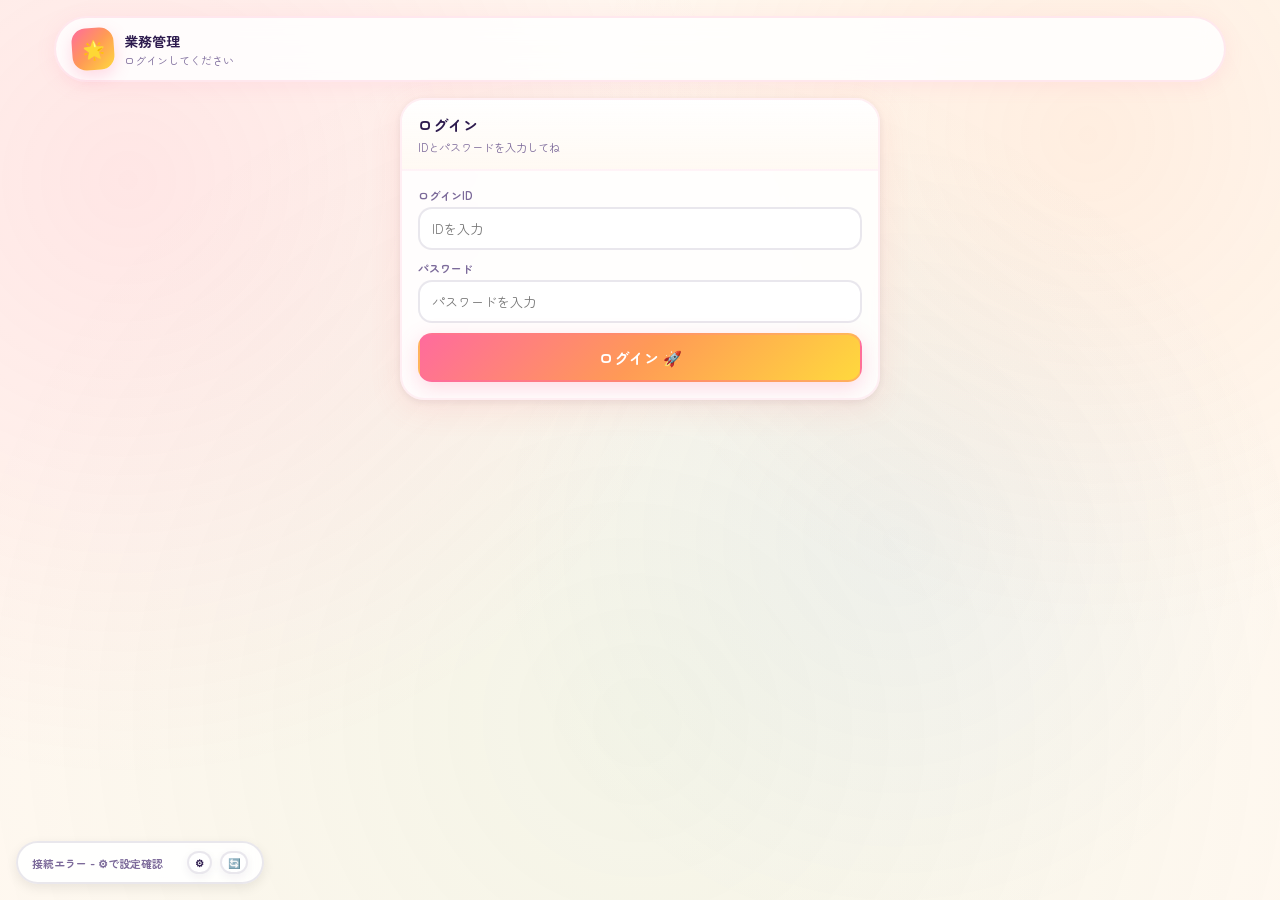
<file: staff.html>
<!doctype html>
<html lang="ja">
<head>
  <meta charset="utf-8"/>
  <meta name="viewport" content="width=device-width,initial-scale=1"/>
  <title>業務管理アプリ - スタッフ</title>
  <link rel="preconnect" href="https://fonts.googleapis.com">
  <link href="https://fonts.googleapis.com/css2?family=Zen+Maru+Gothic:wght@400;700;900&family=Fredoka:wght@400;600;700&display=swap" rel="stylesheet">
  <link rel="stylesheet" href="./common.css?v=4">
  <link rel="stylesheet" href="./staff.css?v=2">
</head>
<body>
<div class="wrap">

<!-- ======= スタッフ側：ログイン ======= -->
<section id="userAuth" class="hidden">
  <div class="topbar"><div class="brand"><div class="logo">🌟</div><div class="t"><h1>業務管理</h1><p>ログインしてください</p></div></div>
    <div class="actions"></div></div>
  <div class="authGrid"><div class="card"><div class="hd"><div><p class="title">ログイン</p><p class="sub">IDとパスワードを入力してね</p></div></div>
    <div class="bd"><div class="err" id="userAuthErr">ログインに失敗しました。</div>
      <div style="display:grid;gap:10px;">
        <div><label>ログインID</label><input id="userLoginId" autocomplete="username" placeholder="IDを入力"></div>
        <div><label>パスワード</label><input id="userLoginPw" type="password" autocomplete="current-password" placeholder="パスワードを入力"></div>
        <button id="btnUserLogin" class="btn primary" type="button" style="width:100%;font-size:15px;padding:12px;">ログイン 🚀</button>


      </div></div></div></div>
</section>

<!-- ======= スタッフ側：スタンプ画面（学生の出勤補助） ======= -->
<section id="userStamp" class="hidden">
  <div class="topbar"><div class="brand"><div class="logo">🌟</div><div class="t"><h1>出勤スタンプ（学生向け）</h1><p><span id="stampUserName">---</span> さん</p></div></div>
    <div class="actions"><button class="btn" type="button" id="stampLogout">ログアウト</button></div></div>
  <div class="stamp-screen">
    <div class="greeting">出勤したら忘れずに記録</div>
    <div class="date-display" id="stampDate">--月--日（-）</div>
    <div id="stampRankBadge"></div>
    <button class="big-stamp-btn" type="button" id="bigStampBtn"><span class="emoji">👆</span><span class="label">出勤スタンプ</span></button>
    <div id="stampAlreadyMsg" class="hidden" style="color:var(--muted);font-size:14px;font-family:var(--font-display);">✅ 今日はスタンプ済みです！</div>
    <div class="rank-info" id="stampRankInfo"></div>
    <div class="stamp-actions">
      <button class="btn ghost" type="button" id="goToCalendarFromStamp">📅 カレンダー</button>
      <button class="btn primary" type="button" id="stampGoReport">📝 本日の日報</button>
      <button class="btn ghost" type="button" id="stampGoReportList">📋 日報一覧</button>
      <button class="btn ghost" type="button" id="stampGoTaskList">📑 業務一覧</button>
    </div>
  </div>
</section>

<!-- ======= スタッフ側：カレンダー ======= -->
<section id="userHome" class="hidden">
  <div class="topbar"><div class="brand"><div class="logo">🌟</div><div class="t"><h1>業務管理</h1><p><span id="userNameLabel">---</span> さん</p></div></div>
    <div class="actions"><button class="btn ghost" type="button" id="goToStamp">出勤記録 👆</button><button class="btn" type="button" id="userLogout">ログアウト</button></div></div>
  <div id="stampDoneBanner" class="stamp-done-banner hidden"><div class="sdb-emoji">✅</div><div class="sdb-text">今日のスタンプ完了！</div><div class="sdb-sub">おつかれさまです！</div></div>
  <div class="grid">
    <div class="card"><div class="hd"><div><p class="title">📊 マイステータス</p></div></div>
      <div class="bd">
        <div id="userRankArea" style="margin-bottom:12px;"></div>
        <div class="statgrid">
          <div class="stat"><div class="k">累計</div><div class="v"><span id="uTotal">0</span><span class="u">pt</span></div></div>
          <div class="stat"><div class="k">今月</div><div class="v"><span id="uMonth">0</span><span class="u">回</span></div></div>
        </div>
        <div id="userProgressArea" style="margin-top:12px;"></div>
        <button id="btnGoReport" class="btn primary" type="button" style="width:100%;font-size:14px;padding:12px;margin-top:14px;">📝 本日の業務日報を入力</button>
        <button id="btnGoReportList" class="btn ghost" type="button" style="width:100%;font-size:13px;padding:10px;margin-top:8px;">📋 業務日報一覧</button>
        <button id="btnGoTaskListFromCal" class="btn ghost" type="button" style="width:100%;font-size:13px;padding:10px;margin-top:8px;">📑 業務一覧</button>
        <div id="stampRequestArea"></div>
        <div class="helper-box" id="workModeGuide"></div>
      </div></div>
    <div class="card"><div class="bd">
      <div class="calTop"><div><div class="monthLabel" id="userMonthLabel">----</div></div>
        <div class="calNav"><button id="uPrev" class="btn small">◀</button><button id="uThis" class="btn primary small">今月</button><button id="uNext" class="btn small">▶</button></div></div>
      <div class="calGrid" id="userCal"></div>
      <div id="stampApplyBar" class="hidden"></div>
      </div></div>
    <div class="card"><div class="hd"><div><p class="title">📢 お知らせ</p><p class="sub">管理者からのお知らせ</p></div></div><div class="bd"><div id="staffNoticeBoard" class="notice-board"></div></div></div>
  </div>
</section>

<!-- ======= 業務日報入力 ======= -->
<section id="reportInput" class="hidden">
  <div class="topbar"><div class="brand"><div class="logo" style="background:var(--grad3);transform:rotate(0);">📝</div><div class="t"><h1>業務日報入力</h1><p><span id="reportUserName">---</span> さん</p></div></div>
    <div class="actions"><button class="btn ghost" type="button" id="reportBackToCal">戻る</button></div></div>
  <div class="card"><div class="hd"><div><p class="title">📋 業務日報</p></div></div>
    <div class="bd">
      <div class="form-section"><div class="form-title">基本情報</div>
        <div class="helper-box" id="rpModeHint">勤務形態とユーザー種別に応じて、時給または単価で計算されます。</div>
        <div class="row" style="margin-bottom:10px;"><div class="form-group"><label>日付</label><input type="date" id="rpDate"></div><div class="form-group"><label>勤務形態</label><select id="rpWorkType"><option value="出勤">出勤</option><option value="在宅">在宅</option></select></div></div>
        <div class="row" style="margin-bottom:10px;"><div class="form-group"><label>開始</label><div class="time-row"><select id="rpStartH"></select><span>:</span><select id="rpStartM"></select></div></div><div class="form-group"><label>終了</label><div class="time-row"><select id="rpEndH"></select><span>:</span><select id="rpEndM"></select></div></div></div>
        <div class="row" style="margin-bottom:10px;"><div class="form-group"><label>休憩</label><select id="rpBreak"></select></div><div class="form-group"><label>勤務時間</label><input id="rpWorkTime" readonly style="background:rgba(255,248,240,.9);font-weight:700;"></div></div></div>
      <div class="form-section" id="taskSection"><div class="form-title">業務（在宅）</div>
        <div class="row" style="margin-bottom:10px;"><div class="form-group"><label>業務種類</label><select id="rpTaskType"></select></div><div class="form-group"><label>工数</label><select id="rpManHours"></select></div></div></div>
      <div class="form-section" id="officeSection"><div class="form-title">出勤時の情報</div>
        <div class="row" style="margin-bottom:10px;"><div class="form-group"><label>交通費</label><input id="rpTransport" type="text" inputmode="numeric" placeholder="例：500"></div><div class="form-group"><label>業務ID</label><select id="rpBizId"></select></div></div>
        <div class="row" style="margin-bottom:10px;"><div class="form-group"><label>商品ID</label><select id="rpProductId"></select></div><div class="form-group"><label>サービスID</label><select id="rpServiceId"></select></div></div>
        <div class="row" style="margin-bottom:10px;"><div class="form-group"><label>テキストコード</label><input id="rpTextCode" type="text" inputmode="numeric" placeholder="テキストコード"></div><div class="form-group"><label>年度</label><select id="rpYear"></select></div></div></div>
      <div class="form-section"><div class="form-title">業務内容</div><div class="form-group"><label>業務内容</label><textarea id="rpContent" placeholder="業務内容を記入"></textarea></div></div>
      <button id="btnAddAndContinue" class="btn ghost" type="button" style="width:100%;font-size:13px;padding:10px;margin-top:12px;border-color:rgba(77,150,255,.3);color:var(--blue);">➕ 同日の業務を追加（続けて入力）</button>
      <button id="btnAddReport" class="btn primary" type="button" style="width:100%;font-size:14px;padding:12px;margin-top:8px;">入力完了 ✅</button>
    </div></div>
</section>

<!-- ======= 業務日報確認 ======= -->
<section id="reportConfirm" class="hidden">
  <div class="topbar"><div class="brand"><div class="logo" style="background:var(--grad3);transform:rotate(0);">📋</div><div class="t"><h1>業務日報確認</h1><p><span id="confirmUserName">---</span> さん</p></div></div>
    <div class="actions">
<button class="btn ghost" type="button" id="confirmBackToCal">📅 カレンダー</button>
<button class="btn ghost" type="button" id="confirmGoTask">📑 業務一覧</button>
<button class="btn" type="button" id="confirmLogout">ログアウト</button></div></div>
  <div class="card"><div class="hd"><div><p class="title">📋 業務日報一覧</p></div></div>
    <div class="bd">
      <div class="filter-bar"><div class="fg"><label>年</label><select id="rcFilterYear"></select></div><div class="fg"><label>月</label><select id="rcFilterMonth"></select></div><div class="fg"><label>業務形態</label><select id="rcFilterType"><option value="出勤">出勤</option><option value="在宅">在宅</option><option value="全て">全て</option></select></div></div>
      <div class="summary-bar" id="rcSummaryBar"></div>
      <div class="tableWrap"><table class="report-table"><thead id="reportThead"></thead><tbody id="reportTbody"></tbody></table></div>
      <button id="btnNewReport" class="btn primary" type="button" style="width:100%;margin-top:12px;">➕ 新しい日報を追加</button>
    </div></div>
</section>

<!-- ======= スタッフ側：業務一覧 ======= -->
<section id="staffTaskList" class="hidden">
  <div class="topbar"><div class="brand"><div class="logo" style="background:var(--grad3);transform:rotate(0);">📑</div><div class="t"><h1>業務一覧</h1><p><span id="stlUserName">---</span> さん</p></div></div>
    <div class="actions">
<button class="btn ghost" type="button" id="stlBackToReport" style="display:none;">📋 業務日報</button>
<button class="btn ghost" type="button" id="stlBack">📅 カレンダー</button>
<button class="btn" type="button" id="stlLogout">ログアウト</button></div></div>
  <div class="card"><div class="hd"><div><p class="title">📊 稼働状況</p></div></div><div class="bd" id="stlWorkloadArea"></div></div>
  <div class="card"><div class="hd"><div><p class="title">📑 業務一覧</p></div>
    <div><button class="btn ghost small" id="stlPriceListToggle">💰 業務単価一覧</button></div></div>
    <div class="bd">
      <div id="stlPriceListArea" class="hidden"></div>
      <div class="filter-bar">
        <div class="fg"><label>日付種類</label><select id="stlDateType"><option value="requestDate">依頼日</option><option value="deadline">期限日</option><option value="completionDate">完了日</option></select></div>
        <div class="fg"><label>年</label><select id="stlYear"></select></div>
        <div class="fg"><label>月</label><select id="stlMonth"></select></div>
        <div class="fg"><label>担当ｽﾀｯﾌ</label><select id="stlStaff"></select></div>
        <div class="fg"><label>状況</label><select id="stlStatus"><option value="全て">全て</option><option value="依頼前">依頼前</option><option value="依頼中">依頼中</option><option value="期限超過">期限超過</option><option value="完了">完了</option><option value="キャンセル">キャンセル</option></select></div>
      </div>
      <div class="tableWrap"><table><thead id="stlThead"></thead><tbody id="stlTbody"></tbody></table></div>
    </div></div>
</section>
</div>

<!-- Overlays -->
<div class="overlay" id="overlay" style="display:none;"><div class="modal"><div class="mh"><div><h3 id="mTitle">---</h3><div class="sub" id="mSub">---</div></div><button id="mClose" class="btn small">閉じる</button></div>
  <div class="mb"><p id="mBody">---</p><div class="celebrate"><p class="big" id="mBig">🎉</p><div class="small" id="mSmall">---</div></div></div></div></div>

<div class="lottery-overlay" id="lotteryOverlay" style="display:none;"><div class="lottery-box">
  <div class="lottery-title">🎰 追加でポイントがもらえるかも？</div><div class="lottery-subtitle">5枚のカードから1枚選んでね！</div>
  <div class="lottery-cards" id="lotteryCards"></div><div class="lottery-result" id="lotteryResult"></div>
  <button class="lottery-close hidden" id="lotteryClose">OK！閉じる</button></div></div>

<div class="overlay" id="fileOverlay" style="display:none;">
  <div class="modal" style="max-width:400px;">
    <div class="mh"><div><h3>📎 ファイル提出</h3><p class="sub">複数ファイルを添付できます</p></div><button class="btn small" id="fileOverlayClose">閉じる</button></div>
    <div class="mb">
      <div class="drop-zone" id="dropZone"><div class="dz-icon">📂</div><div class="dz-text">ファイルをドラッグ＆ドロップ</div><div class="dz-file" id="dzFileName"></div>
        <input type="file" id="fileInput" multiple style="display:none;"></div>
      <div class="file-list" id="fileList"></div>
      <button class="btn success" id="fileSubmitBtn" style="width:100%;margin-top:12px;" disabled>完了 ✅</button>
      <button class="btn primary" id="fileSubmitDirectBtn" type="button" style="width:100%;margin-top:10px;">提出（ファイルなしでも完了）</button>
    </div>
  </div>
</div>

<div class="overlay" id="taskAddOverlay" style="display:none;">
  <div class="modal" style="max-width:600px;">
    <div class="mh"><div><h3 id="taskAddTitle">📑 新規業務追加</h3></div><button class="btn small" id="taskAddClose">閉じる</button></div>
    <div class="mb" style="max-height:70vh;overflow-y:auto;">
      <div class="row" style="margin-bottom:10px;"><div class="form-group"><label>業務形態</label><select id="taWorkType"><option value="出勤">出勤</option><option value="在宅">在宅</option></select></div><div class="form-group"><label>状況</label><select id="taStatus"><option>依頼前</option><option>依頼中</option><option>期限超過</option><option>完了</option><option>キャンセル</option></select></div></div>
      <div class="row" style="margin-bottom:10px;"><div class="form-group"><label>依頼日</label><input type="date" id="taRequestDate"></div><div class="form-group"><label>期限日</label><input type="date" id="taDeadline"></div></div>
      <div class="row" style="margin-bottom:10px;"><div class="form-group"><label>完了日</label><input type="date" id="taCompletionDate"></div><div class="form-group"><label>工数</label><input type="number" id="taManHours" min="0" value="1"></div></div>
      <div class="form-group"><label>テキストコード</label><div id="taTextCodesArea"></div></div>
      <div class="row" style="margin-bottom:10px;"><div class="form-group"><label>業務種類</label><select id="taTaskType"></select></div><div class="form-group"><label>担当社員</label><select id="taEmployee"></select></div></div>
      <div class="form-group"><label>担当スタッフ</label><select id="taStaff"></select></div>
      <div class="form-group"><label>内容</label><textarea id="taContent" placeholder="内容を記入"></textarea></div>
      <div class="form-group"><label>備考</label><textarea id="taNote" placeholder="備考を記入" style="min-height:50px;"></textarea></div>
      <button class="btn primary" id="taskAddSave" style="width:100%;margin-top:10px;">保存 ✅</button>
    </div>
  </div>
</div>

<div class="dd-edit-overlay" id="ddEditOverlay" style="display:none;">
  <div class="dd-edit-modal">
    <div class="mh"><div><h3 id="ddEditTitle">業務種類を編集</h3></div><button class="btn small" id="ddEditClose">閉じる</button></div>
    <div class="mb" style="display:grid;gap:10px;">
      <div><label>業務種類名</label><input id="ddEditName" placeholder="業務種類名"></div>
      <div><label>単価（円）</label><input id="ddEditPrice" type="text" inputmode="numeric" placeholder="例：500"></div>
      <button class="btn primary" id="ddEditSave" style="width:100%;">保存 ✅</button>
    </div>
  </div>
</div>

<!-- API Setup Overlay -->
<div class="overlay" id="apiSetupOverlay" style="display:none;">
  <div class="modal" style="max-width:450px;">
    <div class="mh"><div><h3>⚙ API接続設定</h3><p class="sub">Google Apps Script Web App URL</p></div><button class="btn small" id="apiSetupClose">閉じる</button></div>
    <div class="mb" style="text-align:left;">
      <div style="margin-bottom:10px;"><label>API URL</label><input id="apiUrlInput" placeholder="https://script.google.com/macros/s/.../exec"></div>
      <div id="apiSetupStatus" style="font-size:12px;margin-bottom:10px;">未設定</div>
      <div style="display:flex;gap:8px;"><button class="btn primary" id="apiSetupSave" style="flex:1;">接続テスト＆保存</button><button class="btn danger" id="apiSetupClear">切断</button></div>
    </div>
  </div>
</div>

<div class="sync-badge" id="syncBar">
  <span class="sync-dot loading" id="syncDot"></span>
  <span id="syncMsg">接続中...</span>
  <span id="syncTime" style="font-size:10px;color:var(--muted);margin-left:4px;"></span>
  <button class="btn small ghost" id="syncSetup" style="font-size:10px;padding:2px 6px;margin-left:4px;">⚙</button>
  <button class="btn small ghost" id="syncManual" style="font-size:10px;padding:2px 6px;">🔄</button>
</div>

<script src="./config.js?v=3"></script>
<script src="./common.js?v=4"></script>
<script src="./staff.js?v=2"></script>
</body>
</html>
</file>
<file: styles.css>
:root {
  --bg: #f4f7fb;
  --panel: #ffffff;
  --line: #d8e0ec;
  --text: #1f2a37;
  --muted: #667085;
  --primary: #2563eb;
  --primary-weak: #dbeafe;
  --success: #16a34a;
  --danger: #dc2626;
  --warning: #d97706;
  --shadow: 0 12px 30px rgba(15, 23, 42, 0.08);
  --radius: 18px;
}
* { box-sizing: border-box; }
body {
  margin: 0;
  font-family: "Hiragino Sans", "Yu Gothic UI", sans-serif;
  background: var(--bg);
  color: var(--text);
}
button, input, select, textarea { font: inherit; }
a { color: inherit; text-decoration: none; }
.hidden { display: none !important; }
.top-gap { margin-top: 20px; }
.app-shell { min-height: 100vh; display: grid; grid-template-columns: 260px 1fr; }
.auth-shell { display: block; }
.auth-layout {
  min-height: 100vh;
  display: grid;
  grid-template-columns: minmax(280px, 420px) minmax(320px, 440px);
  gap: 24px;
  place-content: center;
  padding: 24px;
}
.sidebar {
  background: #152238;
  color: #f8fafc;
  padding: 28px 20px;
  display: flex;
  flex-direction: column;
  gap: 24px;
}
.sidebar-title { margin: 0; font-size: 1.5rem; }
.sidebar-footer { margin-top: auto; }
.nav-list { display: grid; gap: 8px; }
.nav-item {
  padding: 12px 14px;
  border-radius: 12px;
  border: 0;
  background: transparent;
  color: inherit;
  text-align: left;
  cursor: pointer;
}
.nav-item.is-active, .nav-item:hover { background: rgba(255,255,255,.1); }
.main-panel { padding: 28px; display: grid; gap: 20px; }
.page-header {
  display: flex; justify-content: space-between; align-items: flex-start; gap: 16px;
}
.eyebrow { margin: 0 0 6px; font-size: .8rem; font-weight: 700; color: var(--muted); letter-spacing: .08em; text-transform: uppercase; }
.page-header h2, .auth-card h2, .brand-panel h1, .card h3 { margin: 0; }
.muted { color: var(--muted); }
.header-meta { display: flex; gap: 10px; flex-wrap: wrap; }
.user-chip, .status-chip {
  background: var(--panel); border: 1px solid var(--line); border-radius: 999px; padding: 10px 14px; box-shadow: var(--shadow);
}
.card {
  background: var(--panel); border: 1px solid var(--line); border-radius: var(--radius); box-shadow: var(--shadow); padding: 20px;
}
.auth-card { display: grid; gap: 16px; }
.brand-panel { align-self: center; }
.auth-form { display: grid; gap: 14px; }
.auth-form label, .form-grid label { display: grid; gap: 8px; }
input, select, textarea {
  width: 100%; border: 1px solid #c5d0df; border-radius: 12px; background: #fff; padding: 12px 14px;
}
input:focus, select:focus, textarea:focus { outline: 2px solid rgba(37, 99, 235, .18); border-color: var(--primary); }
.btn {
  border: 1px solid #b8c4d5; background: #fff; border-radius: 12px; padding: 11px 14px; cursor: pointer; color: var(--text);
}
.btn.primary { background: var(--primary); color: #fff; border-color: var(--primary); }
.btn.ghost { background: var(--primary-weak); border-color: transparent; color: var(--primary); }
.btn.warning { background: #fff7ed; border-color: #fed7aa; color: var(--warning); }
.inline-message {
  border-radius: 12px; padding: 12px 14px; background: #eff6ff; border: 1px solid #bfdbfe; color: #1d4ed8;
}
.dashboard-grid, .two-column-grid {
  display: grid; gap: 20px; grid-template-columns: repeat(2, minmax(0, 1fr));
}
.highlight-card { background: linear-gradient(135deg, #eff6ff, #ffffff); }
.metrics-card { display: grid; gap: 18px; }
.metric-row { display: grid; gap: 18px; grid-template-columns: repeat(2, minmax(0, 1fr)); }
.metric-label, .section-label { margin: 0 0 8px; font-size: .8rem; color: var(--muted); font-weight: 700; }
.metric-value { margin: 0; font-size: 2rem; font-weight: 700; }
.metric-value.small { font-size: 1.2rem; }
.stack-list { display: grid; gap: 12px; }
.stack-item {
  border: 1px solid var(--line); border-radius: 14px; padding: 14px; background: #fbfdff;
}
.stack-item strong { display: block; margin-bottom: 6px; }
.section-head { display: flex; justify-content: space-between; gap: 12px; align-items: center; margin-bottom: 14px; }
.form-grid { display: grid; gap: 14px; grid-template-columns: repeat(2, minmax(0, 1fr)); }
.compact-form { margin-bottom: 18px; }
.col-span-2 { grid-column: 1 / -1; }
.action-row { display: flex; gap: 10px; justify-content: flex-start; }
.filter-inline { display: flex; gap: 10px; align-items: end; }
.table-container { overflow: auto; }
table { width: 100%; border-collapse: collapse; min-width: 720px; }
th, td { padding: 12px 10px; border-bottom: 1px solid var(--line); text-align: left; vertical-align: top; }
th { background: #f8fafc; font-size: .9rem; }
.badge { display: inline-flex; align-items: center; padding: 4px 10px; border-radius: 999px; font-size: .8rem; font-weight: 700; }
.badge.blue { background: #dbeafe; color: #1d4ed8; }
.badge.green { background: #dcfce7; color: #15803d; }
.badge.orange { background: #ffedd5; color: #c2410c; }
.badge.red { background: #fee2e2; color: #b91c1c; }
.tab-group { display: inline-flex; background: #eef2f7; padding: 4px; border-radius: 12px; }
.tab-btn { border: 0; background: transparent; padding: 10px 14px; border-radius: 10px; cursor: pointer; }
.tab-btn.is-active { background: #fff; box-shadow: var(--shadow); }
.auth-links { display: flex; gap: 10px; }
.link-btn { color: var(--primary); font-weight: 700; }
.bullet-list { padding-left: 1.2rem; color: var(--muted); }
.stamp-card { margin-top: 14px; display: grid; gap: 10px; }
@media (max-width: 960px) {
  .app-shell { grid-template-columns: 1fr; }
  .sidebar { position: sticky; top: 0; z-index: 5; padding: 18px; }
  .auth-layout, .dashboard-grid, .two-column-grid, .metric-row, .form-grid { grid-template-columns: 1fr; }
  .main-panel { padding: 18px; }
  .page-header, .section-head, .action-row { flex-direction: column; align-items: stretch; }
}
</file>
<file: common.css>
:root{
  --bg:#fff8f0;--panel:#fff;--text:#2d1b4e;--muted:#7c6a9a;
  --line:rgba(45,27,78,.10);--shadow:0 8px 32px rgba(255,107,107,.12),0 2px 8px rgba(45,27,78,.08);
  --pink:#ff6b9d;--orange:#ff9a56;--yellow:#ffd93d;--mint:#6bcb77;--blue:#4d96ff;--purple:#9b59b6;--red:#ff4757;
  --grad1:linear-gradient(135deg,#ff6b9d,#ff9a56,#ffd93d);
  --grad2:linear-gradient(135deg,#6bcb77,#4d96ff);
  --grad3:linear-gradient(135deg,#9b59b6,#4d96ff);
  --r:16px;--r2:24px;
  --font-display:'Fredoka','Zen Maru Gothic',sans-serif;
  --font-body:'Zen Maru Gothic',sans-serif;
  --font-main:'Zen Maru Gothic',sans-serif;
  --card-bg:rgba(255,255,255,.88);
  --radius:16px;
}
*{box-sizing:border-box;margin:0;padding:0;}
html,body{height:100%;}
body{font-family:var(--font-body);color:var(--text);background:var(--bg);overflow-x:hidden;}
body::before{content:'';position:fixed;inset:0;pointer-events:none;z-index:0;
  background:radial-gradient(600px circle at 10% 20%,rgba(255,107,157,.12),transparent),
  radial-gradient(500px circle at 85% 15%,rgba(255,154,86,.10),transparent),
  radial-gradient(700px circle at 50% 80%,rgba(107,203,119,.08),transparent),
  radial-gradient(400px circle at 70% 60%,rgba(77,150,255,.06),transparent);}
.wrap{max-width:1200px;margin:0 auto;padding:16px 14px 100px;position:relative;z-index:1;}
.hidden{display:none !important;}
a{color:inherit;}
.topbar{display:flex;align-items:center;justify-content:space-between;gap:10px;
  padding:10px 16px;border-radius:999px;background:rgba(255,255,255,.85);
  border:2px solid rgba(255,107,157,.15);box-shadow:0 4px 20px rgba(255,107,157,.10);
  backdrop-filter:blur(12px);margin-bottom:16px;}
.brand{display:flex;align-items:center;gap:10px;}
.logo{width:42px;height:42px;border-radius:14px;display:grid;place-items:center;
  background:var(--grad1);color:#fff;font-weight:900;font-size:18px;
  font-family:var(--font-display);box-shadow:0 6px 16px rgba(255,107,157,.25);transform:rotate(-4deg);}
.brand .t{display:flex;flex-direction:column;gap:1px;}
.brand h1{font-size:14px;font-family:var(--font-display);font-weight:700;}
.brand p{font-size:11px;color:var(--muted);}
.actions{display:flex;gap:8px;align-items:center;flex-wrap:wrap;justify-content:flex-end;}
.btn{border:2px solid var(--line);background:rgba(255,255,255,.9);color:var(--text);
  padding:9px 14px;border-radius:14px;cursor:pointer;font-weight:700;font-size:13px;
  font-family:var(--font-body);transition:.15s transform,.15s box-shadow;
  box-shadow:0 3px 10px rgba(45,27,78,.06);}
.btn:hover{transform:translateY(-2px);box-shadow:0 6px 18px rgba(45,27,78,.12);}
.btn:active{transform:translateY(0);}
.btn.primary{border-color:rgba(255,107,157,.3);background:var(--grad1);color:#fff;box-shadow:0 6px 20px rgba(255,107,157,.25);}
.btn.success{border-color:rgba(107,203,119,.3);background:var(--grad2);color:#fff;box-shadow:0 6px 20px rgba(107,203,119,.2);}
.btn.danger{border-color:rgba(255,71,87,.25);background:linear-gradient(135deg,#ff4757,#ff6b9d);color:#fff;}
.btn.ghost{background:rgba(255,255,255,.6);border-color:var(--line);}
.btn.small{padding:7px 10px;border-radius:12px;font-size:11px;}
.btn:disabled{opacity:.55;cursor:not-allowed;transform:none !important;}
.card{background:rgba(255,255,255,.88);border:2px solid rgba(255,107,157,.10);border-radius:var(--r2);
  box-shadow:var(--shadow);overflow:hidden;backdrop-filter:blur(8px);margin-bottom:14px;}
.hd{padding:14px 16px 12px;display:flex;justify-content:space-between;align-items:flex-start;gap:12px;
  border-bottom:2px solid rgba(255,107,157,.08);background:linear-gradient(180deg,rgba(255,255,255,.95),rgba(255,248,240,.8));}
.title{font-size:15px;font-family:var(--font-display);font-weight:700;}
.sub{margin:4px 0 0;font-size:11px;color:var(--muted);line-height:1.6;}
.bd{padding:16px;}
.grid{display:grid;grid-template-columns:380px 1fr;gap:14px;}
@media(max-width:980px){.grid{grid-template-columns:1fr;}}
.authGrid{display:grid;grid-template-columns:1fr;gap:14px;align-items:start;max-width:480px;margin:0 auto;}
label{font-size:11px;font-weight:700;color:var(--muted);display:block;margin-bottom:4px;}
input,select,textarea{width:100%;padding:10px 12px;border-radius:14px;border:2px solid rgba(45,27,78,.10);
  background:rgba(255,255,255,.95);color:var(--text);font-family:var(--font-body);font-size:13px;outline:none;}
input:focus,select:focus,textarea:focus{border-color:rgba(255,107,157,.4);box-shadow:0 0 0 4px rgba(255,107,157,.12);}
textarea{resize:vertical;min-height:80px;}
.row{display:grid;grid-template-columns:1fr 1fr;gap:10px;}
@media(max-width:560px){.row{grid-template-columns:1fr;}}
.row3{display:grid;grid-template-columns:1fr 1fr 1fr;gap:10px;}
@media(max-width:700px){.row3{grid-template-columns:1fr;}}
.err{display:none;padding:10px 12px;border-radius:14px;border:2px solid rgba(255,71,87,.25);
  background:rgba(255,71,87,.08);color:#7f1d1d;font-weight:700;font-size:12px;margin-bottom:10px;}
.statgrid{display:grid;grid-template-columns:1fr 1fr;gap:10px;}
.stat{padding:12px;border-radius:18px;border:2px solid rgba(255,107,157,.10);
  background:linear-gradient(135deg,rgba(255,248,240,.9),rgba(255,255,255,.8));position:relative;overflow:hidden;}
.stat::after{content:'';position:absolute;top:-20px;right:-20px;width:60px;height:60px;border-radius:50%;background:rgba(255,107,157,.08);}
.stat .k{font-size:11px;color:var(--muted);font-weight:700;}
.stat .v{margin-top:4px;font-size:24px;font-weight:900;font-family:var(--font-display);}
.stat .u{font-size:11px;font-weight:700;margin-left:4px;color:var(--muted);}
.rank-badge{display:inline-flex;align-items:center;gap:6px;padding:6px 14px;border-radius:999px;
  font-weight:900;font-size:13px;font-family:var(--font-display);color:#fff;box-shadow:0 4px 14px rgba(0,0,0,.12);}
.rank-1{background:linear-gradient(135deg,#b0bec5,#90a4ae);}
.rank-2{background:linear-gradient(135deg,#ff9a56,#ffb347);}
.rank-3{background:linear-gradient(135deg,#ffd93d,#ffe066);color:#5d4e00;}
.rank-4{background:linear-gradient(135deg,#6bcb77,#85e089);}
.rank-5{background:linear-gradient(135deg,#4d96ff,#6babff);}
.rank-6{background:linear-gradient(135deg,#9b59b6,#c084fc);}
.rank-7{background:linear-gradient(135deg,#ff6b9d,#ff9a56);}
.rank-8{background:linear-gradient(135deg,#e74c3c,#ff6348);}
.rank-9{background:linear-gradient(135deg,#8e44ad,#9b59b6);}
.rank-10,.rank-11,.rank-12,.rank-13,.rank-14,.rank-15{background:linear-gradient(135deg,#2c3e50,#4a69bd);}
.progress-wrap{margin-top:12px;}
.progress-label{font-size:11px;color:var(--muted);font-weight:700;margin-bottom:6px;display:flex;justify-content:space-between;}
.progress-bar{height:14px;border-radius:999px;background:rgba(45,27,78,.06);border:2px solid rgba(45,27,78,.05);overflow:hidden;}
.progress-fill{height:100%;border-radius:999px;background:var(--grad1);transition:width .6s cubic-bezier(.4,0,.2,1);position:relative;}
.progress-fill::after{content:'';position:absolute;inset:0;background:linear-gradient(90deg,transparent,rgba(255,255,255,.3),transparent);animation:shimmer 2s infinite;}
@keyframes shimmer{0%{transform:translateX(-100%)}100%{transform:translateX(100%)}}
.calTop{display:flex;align-items:center;justify-content:space-between;gap:10px;margin-bottom:12px;flex-wrap:wrap;}
.monthLabel{font-size:16px;font-weight:900;font-family:var(--font-display);}
.calNav{display:flex;gap:6px;flex-wrap:wrap;justify-content:flex-end;}
.calGrid{display:grid;grid-template-columns:repeat(7,1fr);gap:6px;}
.dow{font-size:10px;font-weight:900;text-align:center;padding:6px 0;border-radius:10px;
  border:2px solid rgba(255,107,157,.08);background:rgba(255,248,240,.8);color:var(--muted);}
.day{min-height:76px;border-radius:16px;border:2px solid rgba(45,27,78,.08);background:rgba(255,255,255,.75);
  padding:8px 8px 6px;position:relative;overflow:hidden;user-select:none;transition:.15s border-color,.15s background;}
.day.muted{opacity:.45;background:rgba(255,255,255,.45);}
.day.clickable{cursor:pointer;}
.day.clickable:hover{border-color:rgba(255,107,157,.3);background:rgba(255,107,157,.05);}
.day .n{display:flex;align-items:center;justify-content:space-between;font-weight:900;font-size:11px;margin-bottom:4px;font-family:var(--font-display);}
.badgeToday{font-size:8px;font-weight:900;padding:2px 6px;border-radius:999px;background:linear-gradient(135deg,#ffd93d,#ff9a56);border:1px solid rgba(255,154,86,.3);color:#5d2e00;}
.dayMeta{font-size:10px;color:var(--muted);}
.stamp{width:36px;height:36px;border-radius:12px;display:grid;place-items:center;
  position:absolute;right:5px;bottom:5px;background:rgba(45,27,78,.05);
  border:2px dashed rgba(45,27,78,.15);color:rgba(45,27,78,.3);font-size:10px;font-weight:900;transform:rotate(-6deg);}
.stamp.on{background:var(--grad1);border:2px solid rgba(255,107,157,.2);color:#fff;font-size:13px;box-shadow:0 4px 14px rgba(255,107,157,.25);animation:stampPop .3s ease;}
.stamp.emergency{background:linear-gradient(135deg,#ff4757,#c0392b);border:2px solid rgba(255,71,87,.3);color:#fff;font-size:13px;box-shadow:0 4px 14px rgba(255,71,87,.35);animation:stampPop .3s ease;}
@keyframes stampPop{0%{transform:rotate(-6deg) scale(.6)}60%{transform:rotate(-6deg) scale(1.15)}100%{transform:rotate(-6deg) scale(1)}}
.stamp-done-banner{padding:16px;border-radius:20px;text-align:center;margin-bottom:14px;
  background:linear-gradient(135deg,rgba(107,203,119,.12),rgba(77,150,255,.08));border:2px solid rgba(107,203,119,.18);}
.stamp-done-banner .sdb-emoji{font-size:40px;}
.stamp-done-banner .sdb-text{font-family:var(--font-display);font-size:16px;font-weight:700;margin-top:4px;}
.stamp-done-banner .sdb-sub{font-size:12px;color:var(--muted);margin-top:2px;}
.stamp-screen{display:flex;flex-direction:column;align-items:center;justify-content:center;min-height:70vh;text-align:center;gap:20px;}
.stamp-screen .greeting{font-family:var(--font-display);font-size:20px;font-weight:700;color:var(--muted);}
.stamp-screen .date-display{font-family:var(--font-display);font-size:28px;font-weight:900;}
.big-stamp-btn{width:200px;height:200px;border-radius:50%;border:none;cursor:pointer;
  background:var(--grad1);color:#fff;font-size:22px;font-weight:900;font-family:var(--font-display);
  box-shadow:0 12px 40px rgba(255,107,157,.35);transition:.2s transform,.2s box-shadow;
  display:flex;flex-direction:column;align-items:center;justify-content:center;gap:6px;position:relative;overflow:hidden;}
.big-stamp-btn::before{content:'';position:absolute;inset:0;border-radius:50%;background:radial-gradient(circle at 35% 35%,rgba(255,255,255,.35),transparent 60%);}
.big-stamp-btn:hover{transform:scale(1.06);box-shadow:0 16px 50px rgba(255,107,157,.4);}
.big-stamp-btn:active{transform:scale(.96);}
.big-stamp-btn .emoji{font-size:48px;position:relative;}
.big-stamp-btn .label{font-size:18px;position:relative;}
.big-stamp-btn.done{background:linear-gradient(135deg,#b0bec5,#cfd8dc);box-shadow:0 8px 24px rgba(0,0,0,.1);cursor:default;}
.big-stamp-btn.done:hover{transform:none;}
.stamp-screen .rank-info{padding:14px 24px;border-radius:20px;background:rgba(255,255,255,.85);
  border:2px solid rgba(255,107,157,.12);box-shadow:0 4px 16px rgba(255,107,157,.08);min-width:280px;max-width:360px;}
.stamp-actions{display:flex;gap:10px;flex-wrap:wrap;justify-content:center;margin-top:8px;}
.stamp-actions .btn{min-width:140px;text-align:center;}
.stamp-legend{display:flex;gap:14px;justify-content:center;margin-top:8px;flex-wrap:wrap;}
.stamp-legend-item{display:flex;align-items:center;gap:5px;font-size:11px;color:var(--muted);}
.stamp-legend-item .dot{width:16px;height:16px;border-radius:6px;}
.stamp-legend-item .dot.normal{background:var(--grad1);}
.stamp-legend-item .dot.emg{background:linear-gradient(135deg,#ff4757,#c0392b);}
.stamp.pending{background:linear-gradient(135deg,rgba(255,154,86,.3),rgba(255,215,61,.3));border:2px dashed rgba(255,154,86,.5);color:var(--orange);font-size:11px;font-weight:900;}
.stamp.pending-remove{background:rgba(255,71,87,.1);border:2px dashed rgba(255,71,87,.4);color:var(--red);font-size:10px;font-weight:900;}
.stamp-request-badge{display:inline-flex;align-items:center;gap:4px;padding:4px 10px;border-radius:999px;font-size:11px;font-weight:900;
  background:rgba(255,154,86,.12);border:2px solid rgba(255,154,86,.25);color:var(--orange);animation:pulse 2s infinite;}
@keyframes pulse{0%,100%{opacity:1}50%{opacity:.6}}
.stamp-request-btn{margin-top:12px;width:100%;font-size:13px;padding:10px;border-color:rgba(255,154,86,.3);color:var(--orange);background:rgba(255,154,86,.08);}
.stamp-request-btn:hover{background:rgba(255,154,86,.15);}
.stamp-apply-bar{display:flex;gap:8px;justify-content:flex-end;margin-top:10px;padding:10px;border-radius:14px;background:rgba(255,154,86,.06);border:2px solid rgba(255,154,86,.15);}
.lottery-overlay{position:fixed;inset:0;display:none;background:rgba(45,27,78,.65);backdrop-filter:blur(8px);z-index:60;padding:18px;}
.lottery-box{max-width:500px;margin:8vh auto 0;border-radius:28px;border:3px solid rgba(255,215,61,.3);
  background:linear-gradient(180deg,#2d1b4e,#1a1033);box-shadow:0 20px 60px rgba(45,27,78,.5);overflow:hidden;padding:24px;text-align:center;color:#fff;}
.lottery-title{font-family:var(--font-display);font-size:22px;font-weight:900;background:var(--grad1);-webkit-background-clip:text;-webkit-text-fill-color:transparent;background-clip:text;}
.lottery-subtitle{font-size:13px;color:rgba(255,255,255,.6);margin-top:6px;}
.lottery-cards{display:flex;gap:12px;justify-content:center;margin:24px 0;flex-wrap:wrap;}
.lottery-card{width:72px;height:100px;border-radius:14px;cursor:pointer;border:3px solid rgba(255,215,61,.25);background:linear-gradient(135deg,#4a2d7a,#6b3fa0);display:flex;align-items:center;justify-content:center;font-size:32px;font-weight:900;font-family:var(--font-display);transition:.2s transform,.2s box-shadow;box-shadow:0 6px 20px rgba(0,0,0,.3);position:relative;overflow:hidden;}
.lottery-card::before{content:'?';color:rgba(255,255,255,.7);font-size:28px;}
.lottery-card:hover:not(.revealed):not(.disabled){transform:translateY(-4px) scale(1.05);border-color:rgba(255,215,61,.6);box-shadow:0 10px 30px rgba(255,215,61,.2);}
.lottery-card.selected{border-color:#ffd93d;box-shadow:0 0 30px rgba(255,215,61,.4);animation:cardGlow .8s ease infinite alternate;}
@keyframes cardGlow{0%{box-shadow:0 0 20px rgba(255,215,61,.3)}100%{box-shadow:0 0 40px rgba(255,215,61,.5)}}
.lottery-card.revealed{cursor:default;background:rgba(255,255,255,.1);border-color:rgba(255,255,255,.15);}
.lottery-card.revealed::before{display:none;}
.lottery-card.revealed .card-val{display:flex;}
.lottery-card .card-val{display:none;flex-direction:column;align-items:center;justify-content:center;position:absolute;inset:0;font-size:14px;color:#ffd93d;font-weight:900;}
.lottery-card .card-val .pt-num{font-size:26px;}
.lottery-card.disabled{opacity:.4;cursor:default;}
.lottery-result{font-family:var(--font-display);font-size:18px;font-weight:700;color:#ffd93d;margin:10px 0;min-height:28px;}
.lottery-close{margin-top:10px;padding:10px 30px;border-radius:14px;border:2px solid rgba(255,215,61,.3);background:linear-gradient(135deg,#ffd93d,#ff9a56);color:#2d1b4e;font-weight:900;font-size:14px;font-family:var(--font-display);cursor:pointer;}
.overlay{position:fixed;inset:0;display:none;background:rgba(45,27,78,.5);backdrop-filter:blur(6px);z-index:50;padding:18px;}
.modal{max-width:500px;margin:10vh auto 0;border-radius:24px;border:2px solid rgba(255,107,157,.15);background:rgba(255,255,255,.95);box-shadow:0 20px 60px rgba(255,107,157,.18);overflow:hidden;}
.mh{padding:16px;display:flex;align-items:flex-start;justify-content:space-between;gap:12px;border-bottom:2px solid rgba(255,107,157,.08);}
.mh h3{font-size:16px;font-family:var(--font-display);}
.mb{padding:16px;}
.mb p{color:var(--muted);line-height:1.8;font-size:13px;white-space:pre-line;}
.celebrate{margin-top:14px;padding:16px;border-radius:20px;border:2px solid rgba(255,107,157,.10);background:linear-gradient(135deg,rgba(255,248,240,.9),rgba(255,243,224,.8));text-align:center;}
.celebrate .big{font-size:32px;font-family:var(--font-display);font-weight:900;}
.celebrate .small{margin-top:8px;color:var(--muted);font-size:12px;line-height:1.7;}
.tableWrap{overflow-x:auto;border-radius:18px;border:2px solid rgba(255,107,157,.10);}
table{width:100%;border-collapse:collapse;background:rgba(255,255,255,.8);}
th,td{padding:8px 8px;font-size:11px;border-bottom:1px solid rgba(45,27,78,.06);text-align:left;white-space:nowrap;}
th{color:var(--muted);font-weight:900;background:rgba(255,248,240,.9);}
tr:last-child td{border-bottom:0;}
.tag{display:inline-flex;padding:4px 8px;border-radius:999px;border:1px solid var(--line);background:rgba(255,255,255,.7);color:var(--muted);font-weight:700;font-size:10px;}
.tag.student{border-color:rgba(77,150,255,.3);background:rgba(77,150,255,.1);color:var(--blue);}
.tag.shakaijin{border-color:rgba(255,154,86,.3);background:rgba(255,154,86,.1);color:var(--orange);}
.formLine{display:grid;grid-template-columns:1.2fr .8fr .8fr;gap:10px;align-items:end;margin-top:12px;}
@media(max-width:860px){.formLine{grid-template-columns:1fr;}}
.help{font-size:11px;color:var(--muted);line-height:1.7;margin-top:10px;padding:12px;border-radius:16px;border:2px solid rgba(107,203,119,.12);background:rgba(107,203,119,.06);}
.form-section{margin-top:12px;}
.form-section .form-title{font-family:var(--font-display);font-size:14px;font-weight:700;margin-bottom:10px;padding:8px 12px;border-radius:12px;background:rgba(255,107,157,.06);border-left:4px solid var(--pink);}
.form-group{margin-bottom:10px;}
.time-row{display:flex;gap:6px;align-items:center;}
.time-row select{width:auto;min-width:70px;}
.time-row span{font-size:13px;font-weight:700;color:var(--muted);}
.report-table td{white-space:normal;max-width:180px;word-break:break-all;}
.report-table th,.report-table td{font-size:12px;padding:6px 5px;}
.confetti-container{position:fixed;inset:0;pointer-events:none;z-index:100;overflow:hidden;}
.confetti-piece{position:absolute;width:10px;height:10px;animation:confettiFall 3s ease-in forwards;}
@keyframes confettiFall{0%{transform:translateY(-10px) rotate(0deg);opacity:1}100%{transform:translateY(100vh) rotate(720deg);opacity:0}}
.filter-bar{display:flex;gap:10px;align-items:end;flex-wrap:wrap;margin-bottom:14px;padding:12px;border-radius:16px;
  background:linear-gradient(135deg,rgba(255,248,240,.95),rgba(255,255,255,.9));border:2px solid rgba(255,107,157,.08);}
.filter-bar .fg{display:flex;flex-direction:column;gap:4px;}
.filter-bar select{min-width:90px;padding:8px 10px;font-size:12px;}
.summary-bar{display:flex;gap:12px;flex-wrap:wrap;justify-content:flex-end;margin-bottom:12px;}
.summary-chip{display:inline-flex;align-items:center;gap:6px;padding:8px 14px;border-radius:14px;
  border:2px solid rgba(255,107,157,.12);background:rgba(255,255,255,.9);font-size:12px;font-weight:700;}
.summary-chip .sk{color:var(--muted);font-size:10px;}
.summary-chip .sv{font-family:var(--font-display);font-size:16px;font-weight:900;color:var(--pink);}
.admin-tabs{display:flex;gap:6px;margin-bottom:16px;flex-wrap:wrap;}
.admin-tab{padding:10px 18px;border-radius:14px 14px 0 0;border:2px solid rgba(255,107,157,.10);
  border-bottom:none;background:rgba(255,255,255,.5);cursor:pointer;font-weight:700;font-size:13px;
  font-family:var(--font-display);transition:.15s background,.15s border-color;color:var(--muted);}
.admin-tab.active{background:rgba(255,255,255,.95);border-color:rgba(255,107,157,.2);color:var(--text);box-shadow:0 -4px 12px rgba(255,107,157,.08);}
.admin-tab:hover:not(.active){background:rgba(255,255,255,.7);}
.sub-tabs{display:flex;gap:4px;margin-bottom:10px;flex-wrap:wrap;}
.sub-tab{padding:6px 14px;border-radius:10px;border:2px solid var(--line);background:rgba(255,255,255,.7);cursor:pointer;font-weight:700;font-size:11px;color:var(--muted);}
.sub-tab.active{background:var(--grad3);color:#fff;border-color:transparent;}
.incentive-box{padding:14px;border-radius:18px;border:2px solid rgba(255,215,61,.25);background:linear-gradient(135deg,rgba(255,215,61,.08),rgba(255,154,86,.06));margin-top:12px;}
.incentive-box .ib-title{font-family:var(--font-display);font-size:13px;font-weight:700;color:var(--orange);margin-bottom:8px;}
td.editable{cursor:pointer;position:relative;}
td.editable:hover{background:rgba(255,107,157,.06);}
td.editing{padding:2px;}
td.editing input,td.editing select,td.editing textarea{font-size:11px;padding:4px 6px;border-radius:8px;min-width:60px;}
td.editing textarea{min-height:40px;resize:vertical;}
.proof-inline{display:flex;align-items:center;gap:4px;}
.proof-inline input{width:50px;padding:4px 6px;font-size:11px;border-radius:8px;text-align:center;}
.proof-inline .proof-amt{font-size:11px;color:var(--orange);font-weight:700;white-space:nowrap;}

/* === Task List === */
.workload-grid{display:grid;grid-template-columns:repeat(auto-fill,minmax(200px,1fr));gap:10px;margin-bottom:14px;}
.workload-card{padding:12px;border-radius:16px;border:2px solid rgba(45,27,78,.08);background:rgba(255,255,255,.85);}
.workload-card .wl-name{font-weight:900;font-size:13px;font-family:var(--font-display);margin-bottom:6px;}
.workload-card .wl-counts{font-size:11px;color:var(--muted);margin-bottom:6px;}
.workload-card .wl-counts span{font-weight:900;}
.workload-card select{padding:6px 8px;font-size:11px;border-radius:10px;font-weight:700;}
.workload-card select.wl-want{border-color:rgba(77,150,255,.4);background:rgba(77,150,255,.1);color:#2563eb;}
.workload-card select.wl-ok{border-color:rgba(107,203,119,.4);background:rgba(107,203,119,.12);color:#16a34a;}
.workload-card select.wl-busy{border-color:rgba(255,71,87,.4);background:rgba(255,71,87,.12);color:#dc2626;}
.status-依頼前{color:#7c6a9a;background:rgba(124,106,154,.1);padding:2px 8px;border-radius:8px;font-weight:700;font-size:10px;}
.status-依頼中{color:#4d96ff;background:rgba(77,150,255,.1);padding:2px 8px;border-radius:8px;font-weight:700;font-size:10px;}
.status-期限超過{color:#ff4757;background:rgba(255,71,87,.1);padding:2px 8px;border-radius:8px;font-weight:700;font-size:10px;}
.status-完了{color:#6bcb77;background:rgba(107,203,119,.1);padding:2px 8px;border-radius:8px;font-weight:700;font-size:10px;}
.status-キャンセル{color:#999;background:rgba(0,0,0,.05);padding:2px 8px;border-radius:8px;font-weight:700;font-size:10px;}
.status-一致{color:#6bcb77;font-weight:900;}
.status-日報不足{color:#4d96ff;font-weight:900;}
.status-業務過多{color:#ff9a56;font-weight:900;}
.status-双方不一致{color:#ff4757;font-weight:900;}
.drop-zone{border:3px dashed rgba(155,89,182,.3);border-radius:20px;padding:40px 20px;text-align:center;cursor:pointer;transition:.2s;background:rgba(155,89,182,.04);margin:12px 0;}
.drop-zone.over{border-color:var(--purple);background:rgba(155,89,182,.1);}
.drop-zone .dz-icon{font-size:48px;margin-bottom:8px;}
.drop-zone .dz-text{color:var(--muted);font-size:13px;font-weight:700;}
.drop-zone .dz-file{margin-top:8px;font-size:12px;color:var(--mint);font-weight:700;}
.tc-row{display:flex;gap:6px;align-items:center;margin-bottom:4px;}
.tc-row input{width:120px;}
.tc-row .btn{padding:4px 8px;font-size:10px;}
.dd-item{display:flex;justify-content:space-between;align-items:center;padding:8px 12px;border-radius:12px;border:1px solid var(--line);margin-bottom:4px;background:rgba(255,255,255,.8);gap:8px;}
.dd-item span{font-size:12px;}
.dd-item .dd-info{flex:1;min-width:0;}
.dd-item .dd-price{font-size:11px;color:var(--orange);font-weight:700;white-space:nowrap;}
.dd-item .dd-btns{display:flex;gap:4px;flex-shrink:0;}
.file-list{display:flex;flex-direction:column;gap:4px;margin-top:8px;}
.file-item{display:flex;align-items:center;gap:6px;padding:4px 8px;border-radius:10px;background:rgba(107,203,119,.08);border:1px solid rgba(107,203,119,.15);font-size:11px;color:var(--mint);font-weight:700;}
.file-item .file-remove{cursor:pointer;color:var(--red);font-weight:900;font-size:12px;margin-left:auto;padding:0 4px;}
.file-item .file-remove:hover{opacity:.7;}
.price-list-panel{margin-bottom:14px;padding:14px;border-radius:18px;border:2px solid rgba(255,154,86,.15);background:linear-gradient(135deg,rgba(255,248,240,.95),rgba(255,255,255,.9));}
.price-list-panel .pl-title{font-family:var(--font-display);font-size:14px;font-weight:700;margin-bottom:10px;color:var(--orange);}
.price-list-grid{display:grid;grid-template-columns:1fr auto;gap:4px 12px;font-size:12px;}
.price-list-grid .pl-name{font-weight:700;color:var(--text);}
.price-list-grid .pl-price{font-weight:900;color:var(--orange);text-align:right;font-family:var(--font-display);}
.dd-edit-overlay{position:fixed;inset:0;display:none;background:rgba(45,27,78,.5);backdrop-filter:blur(6px);z-index:55;padding:18px;}
.dd-edit-modal{max-width:400px;margin:15vh auto 0;border-radius:24px;border:2px solid rgba(255,107,157,.15);background:rgba(255,255,255,.95);box-shadow:0 20px 60px rgba(255,107,157,.18);overflow:hidden;}
.dd-edit-modal .mh{padding:16px;display:flex;align-items:flex-start;justify-content:space-between;gap:12px;border-bottom:2px solid rgba(255,107,157,.08);}
.dd-edit-modal .mh h3{font-size:16px;font-family:var(--font-display);}
.dd-edit-modal .mb{padding:16px;}
.admin-request-info{padding:10px 14px;border-radius:14px;background:rgba(255,154,86,.08);border:2px solid rgba(255,154,86,.15);margin-bottom:10px;}
.admin-request-info .ari-title{font-family:var(--font-display);font-size:13px;font-weight:700;color:var(--orange);margin-bottom:6px;}
.admin-notification{padding:10px 16px;border-radius:14px;background:linear-gradient(135deg,rgba(107,203,119,.12),rgba(77,150,255,.08));border:2px solid rgba(107,203,119,.2);margin-bottom:12px;display:flex;align-items:center;gap:10px;font-size:13px;font-weight:700;color:var(--text);}
.admin-notification .notif-icon{font-size:20px;}
.admin-notification .notif-count{color:var(--mint);cursor:pointer;text-decoration:underline;font-weight:900;}
.admin-notification .notif-count:hover{opacity:.7;}

/* Sync Status Badge */
.sync-badge {
  position: fixed;
  bottom: 16px;
  left: 16px;
  z-index: 9999;
  padding: 8px 14px;
  border-radius: 999px;
  display: flex;
  align-items: center;
  gap: 8px;
  font-size: 11px;
  font-weight: 700;
  color: var(--muted);
  background: rgba(255, 255, 255, 0.9);
  border: 2px solid rgba(45, 27, 78, 0.1);
  box-shadow: 0 4px 12px rgba(0, 0, 0, 0.08);
  backdrop-filter: blur(8px);
}
/* sync-badge内のボタンはクリック可能にする */
.sync-badge .btn{pointer-events:auto;}
.sync-dot { width: 8px; height: 8px; border-radius: 50%; flex-shrink: 0; }
.sync-dot.ok { background: #6bcb77; box-shadow: 0 0 6px rgba(107,203,119,0.6); }
.sync-dot.warn { background: #ffd93d; }
.sync-dot.err { background: #ff4757; }
.sync-dot.loading { background: #4d96ff; animation: syncPulse 1s infinite; }
@keyframes syncPulse { 0%, 100% { opacity: 1; } 50% { opacity: 0.3; } }

/* === Overlay for API Setup / Staff Edit === */
#apiSetupOverlay,#staffEditOverlay{
  display:none;position:fixed;inset:0;
  background:rgba(45,27,78,.5);backdrop-filter:blur(6px);z-index:1002;
  padding:18px;
}

/* === PRINT === */
@media print {
  .topbar,.actions,.sync-badge,.btn,.overlay,.lottery-overlay,.dd-edit-overlay,#staffEditOverlay,#apiSetupOverlay{display:none !important;}
  body{background:#fff;}
  body::before{display:none;}
  .card{box-shadow:none;border:1px solid #ddd;}
}

/* === RESPONSIVE === */
@media(max-width:600px){
  .topbar{padding:8px 12px;}
  .brand h1{font-size:12px;}
  .logo{width:36px;height:36px;font-size:15px;}
  .big-stamp-btn{width:160px;height:160px;}
  .big-stamp-btn .emoji{font-size:36px;}
  .big-stamp-btn .label{font-size:15px;}
  .row,.row3{grid-template-columns:1fr;}
  .admin-tabs{gap:2px;}
  .admin-tab{font-size:11px;padding:8px 12px;}
}

.notice-board{display:grid;gap:10px;}
.notice-item{padding:12px 14px;border-radius:16px;border:2px solid rgba(77,150,255,.12);background:linear-gradient(180deg,rgba(255,255,255,.98),rgba(242,247,255,.92));}
.notice-item.important{border-color:rgba(255,154,86,.25);background:linear-gradient(180deg,rgba(255,248,240,.98),rgba(255,255,255,.92));}
.notice-head{display:flex;align-items:center;justify-content:space-between;gap:10px;margin-bottom:6px;}
.notice-title{font-weight:900;font-size:13px;}
.notice-meta{font-size:11px;color:var(--muted);}
.notice-body{font-size:12px;line-height:1.7;white-space:pre-wrap;}
.notice-empty{padding:14px;border-radius:14px;border:2px dashed rgba(45,27,78,.12);color:var(--muted);text-align:center;font-size:12px;}
.helper-box{margin-top:10px;padding:10px 12px;border-radius:14px;background:rgba(77,150,255,.08);border:2px solid rgba(77,150,255,.12);font-size:12px;line-height:1.7;color:var(--text);}
.helper-box strong{color:var(--blue);}
.notice-form-grid{display:grid;grid-template-columns:1fr 1fr;gap:10px;}
@media(max-width:700px){.notice-form-grid{grid-template-columns:1fr;}}
</file>
<file: admin.css>
/* admin.css - 管理画面テーマ微調整 */
/* common.css にほぼ全てのスタイルが含まれているため、ここではテーマ固有の微調整のみ */
</file>
<file: staff.css>
/* staff.css - スタッフ画面テーマ微調整 */
/* common.css にほぼ全てのスタイルが含まれているため、ここではテーマ固有の微調整のみ */
</file>
